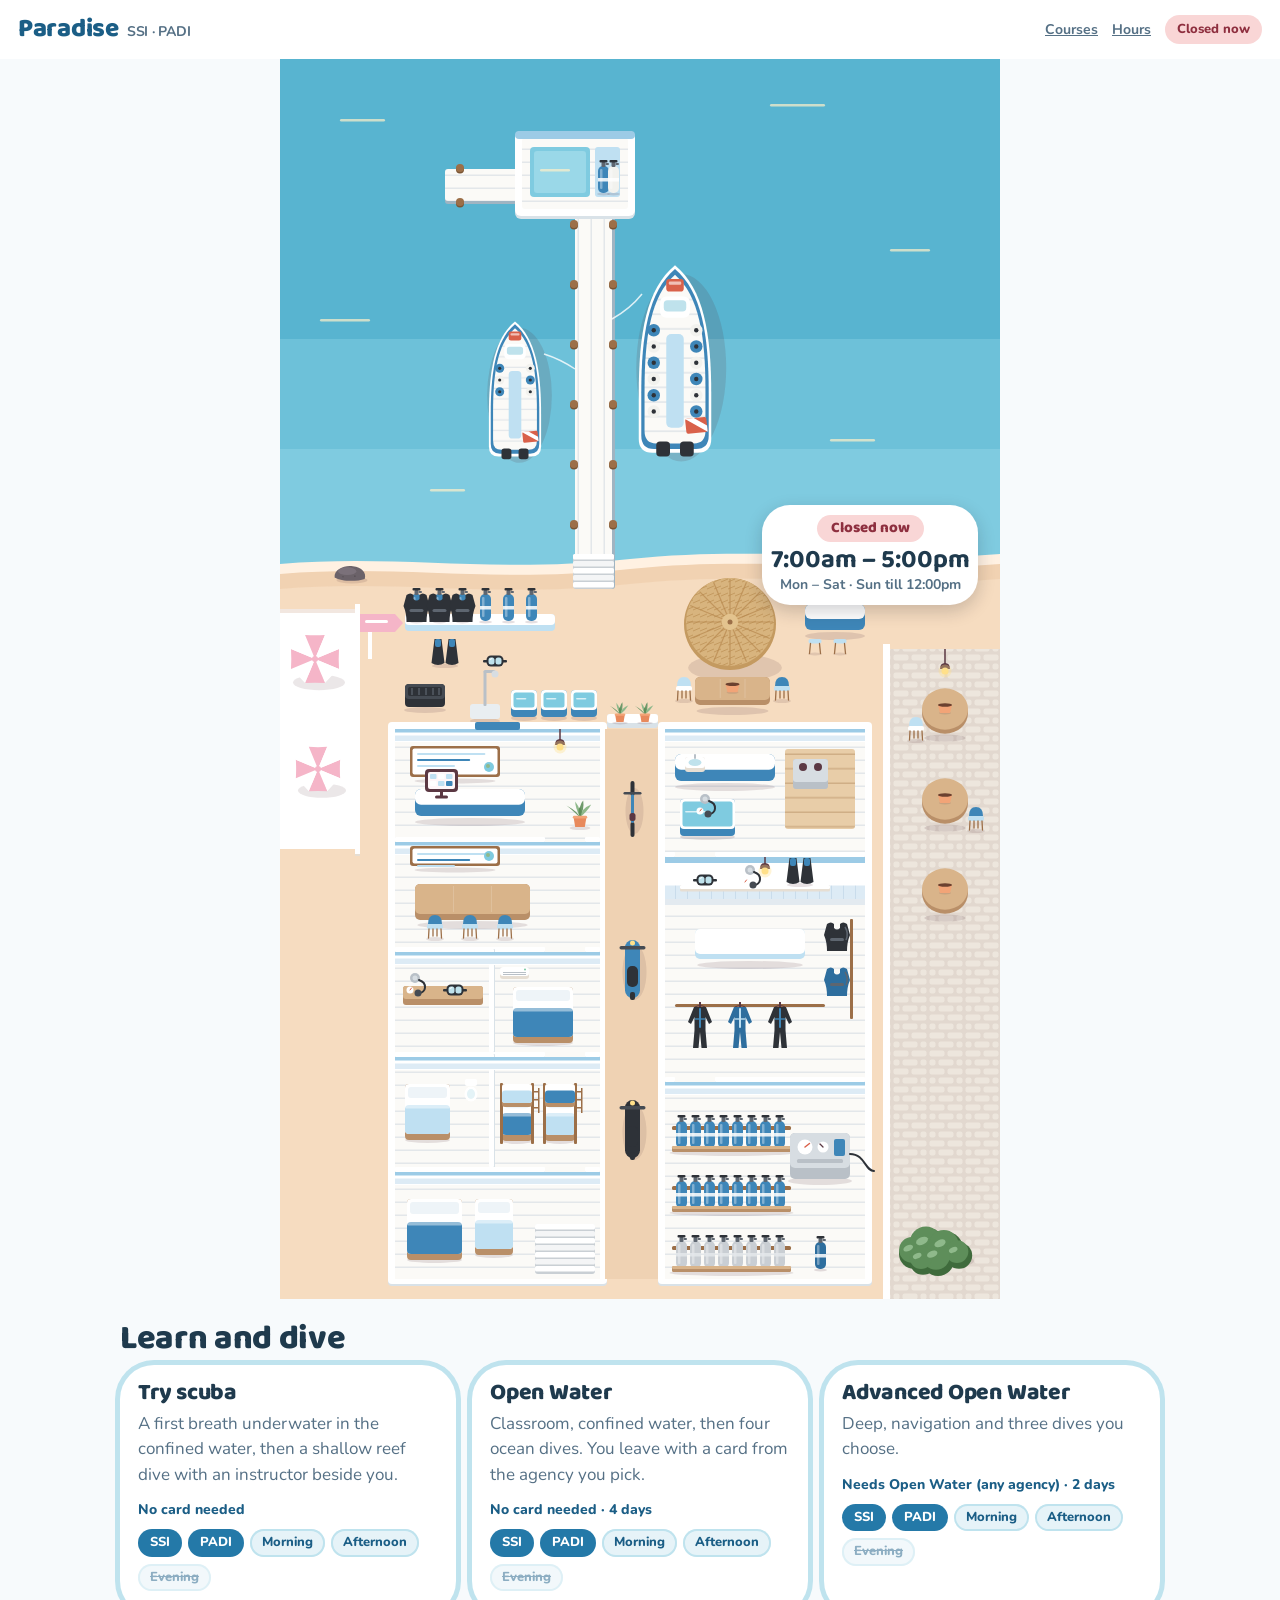
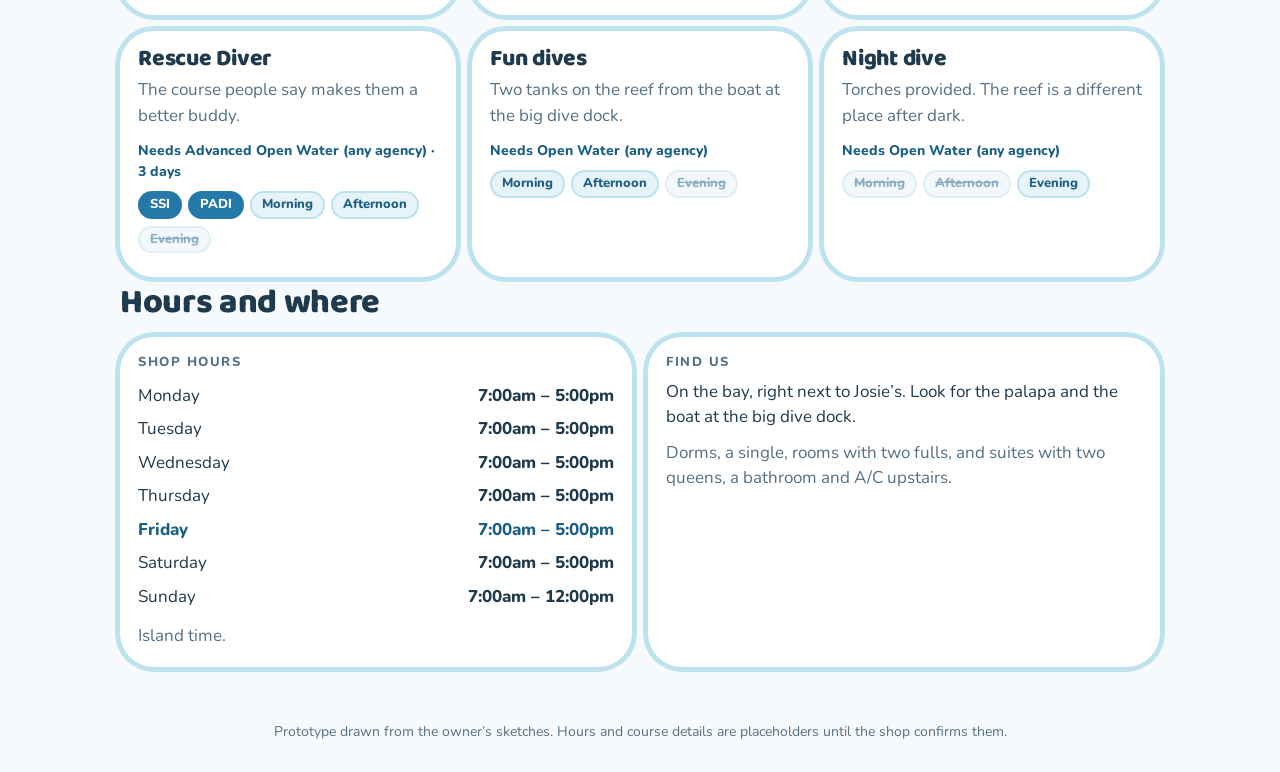
<file: places/paradise/index.html>
<!doctype html>
<html lang="en" data-place="paradise">
<head>
<meta charset="utf-8">
<meta name="viewport" content="width=device-width, initial-scale=1">
<title>Paradise</title>
<meta name="description" content="SSI and PADI dive shop and hostel on the bay in Utila, next to Josie's.">
<link rel="stylesheet" href="../../art/tokens.css">
<style>
  body { margin: 0; font-size: 17px; line-height: 1.5; }
  .top { display: flex; align-items: center; padding: 10px 18px; background: var(--card); }
  .brand { font-family: var(--u-display); font-weight: 800; font-size: 26px; color: var(--accent-deep); flex: 1; letter-spacing: -.01em; }
  .brand small { font-family: var(--u-body); font-size: 14px; color: var(--ink2); font-weight: 700; margin-left: 8px; }
  .top a { color: var(--ink2); font-weight: 700; font-size: 14px; margin-right: 14px; }
  .stage { position: relative; max-width: 720px; margin: 0 auto; }
  .stage svg { display: block; width: 100%; height: auto; }
  .stage .u-sign { position: absolute; right: 3%; top: 36%; width: 30%; min-width: 150px; padding: 10px 6px; box-sizing: border-box; }
  .stage .u-sign b { font-size: clamp(16px, 3.4vw, 26px); }
  .stage .u-sign small { font-size: clamp(11px, 1.8vw, 14px); }
  .stage .u-pill { font-size: clamp(11px, 2vw, 15px); padding: 2px 14px; margin-bottom: 4px; }
  .wrap { max-width: 1040px; margin: 0 auto; padding: 22px 16px 40px; }
  h2 { font-size: 34px; margin: 12px 0 14px; }
  .list { display: flex; flex-wrap: wrap; margin: 0 -8px; }
  .item { box-sizing: border-box; flex: 1 1 300px; margin: 8px; }
  .item h3 { font-size: 23px; }
  .item p { margin: 6px 0 12px; color: var(--ink2); }
  .item .u-chip { margin: 0 6px 6px 0; }
  .needs { font-size: 14px; font-weight: 800; color: var(--accent-deep); margin-bottom: 8px; }
  .info { display: flex; flex-wrap: wrap; margin: 8px -8px 0; }
  .info .u-card { flex: 1 1 300px; margin: 8px; box-sizing: border-box; }
  .hrs { width: 100%; border-collapse: collapse; font-variant-numeric: tabular-nums; }
  .hrs td { padding: 4px 0; } .hrs td:last-child { text-align: right; font-weight: 800; }
  .hrs tr.today td { color: var(--accent-deep); font-weight: 800; }
  footer { text-align: center; color: var(--ink2); font-size: 14px; padding: 6px 16px 30px; }
</style>
</head>
<body>
<div class="top"><span class="brand">Paradise<small>SSI &middot; PADI</small></span><a href="#learn">Courses</a><a href="#where">Hours</a><span class="u-pill" id="open">Open</span></div>

<div class="stage">
  <svg id="scene" viewBox="0 0 1440 2480" role="img" aria-label="Paradise from above: the confined-water pool and action area, the dive boat at the big dive dock, the school and rooms, the courtyard with bikes and Honda Navis, the palapa, restaurant, retail and tank room. Josie's is next door to the west."></svg>
  <div class="u-sign"><span class="u-pill" id="signpill">Open</span><b id="signhrs"></b><small id="signdays"></small></div>
</div>

<div class="wrap">
  <h2 id="learn">Learn and dive</h2>
  <div class="list" id="courses"></div>
  <h2 id="where">Hours and where</h2>
  <div class="info">
    <div class="u-card"><span class="u-kicker">Shop hours</span><table class="hrs" id="hrs"></table><p class="u-muted" style="margin:10px 0 0">Island time.</p></div>
    <div class="u-card"><span class="u-kicker">Find us</span><p style="margin:0 0 10px">On the bay, right next to Josie&rsquo;s. Look for the palapa and the boat at the big dive dock.</p><p class="u-muted" style="margin:0">Dorms, a single, rooms with two fulls, and suites with two queens, a bathroom and A/C upstairs.</p></div>
  </div>
</div>
<footer>Prototype drawn from the owner&rsquo;s sketches. Hours and course details are placeholders until the shop confirms them.</footer>

<script src="../../art/josie.js"></script><script src="../../art/world.js"></script>
<script src="map.js"></script>
<script>
(function () {
  'use strict';
  document.getElementById('scene').innerHTML = UART.paradise.ground({ tanks: { full: 16, empty: 8, filling: 0 } });
  var BN = { m: 'Morning', a: 'Afternoon', e: 'Evening' }, DAYS = ['sun', 'mon', 'tue', 'wed', 'thu', 'fri', 'sat'], LONG = { sun: 'Sunday', mon: 'Monday', tue: 'Tuesday', wed: 'Wednesday', thu: 'Thursday', fri: 'Friday', sat: 'Saturday' };
  function mins(s) { var a = s.split(':'); return +a[0] * 60 + +a[1]; }
  function clock(s) { var a = s.split(':'), h = +a[0]; return (h % 12 || 12) + ':' + a[1] + (h >= 12 ? 'pm' : 'am'); }
  function islandNow() { var d = new Date(Date.now() - 6 * 3600 * 1000); return { day: DAYS[d.getUTCDay()], m: d.getUTCHours() * 60 + d.getUTCMinutes() }; }
  var xhr = new XMLHttpRequest();
  xhr.open('GET', 'place_card.json');
  xhr.onload = function () {
    var card; try { card = JSON.parse(xhr.responseText); } catch (e) { return; }
    var L = card.cert_levels;
    document.getElementById('courses').innerHTML = card.courses.map(function (c) {
      return '<div class="u-card item"><h3>' + c.name + '</h3><p>' + c.blurb + '</p><div class="needs">' + (c.needs === 'none' ? 'No card needed' : 'Needs ' + L[c.needs] + ' (any agency)') + (c.days ? ' &middot; ' + c.days + ' days' : '') + '</div>' +
        (c.agencies[0] === 'any' ? '' : c.agencies.map(function (a) { return '<span class="u-chip on">' + a + '</span>'; }).join('')) +
        ['m', 'a', 'e'].map(function (k) { return '<span class="u-chip ' + (c.blocks.indexOf(k) > -1 ? '' : 'off') + '">' + BN[k] + '</span>'; }).join('') + '</div>';
    }).join('');
    var now = islandNow(), today = card.hours[now.day], open = false, rows = '';
    if (today && today !== 'closed') { var r = today.split('-'); open = now.m >= mins(r[0]) && now.m < mins(r[1]); }
    ['mon', 'tue', 'wed', 'thu', 'fri', 'sat', 'sun'].forEach(function (d) { var v = card.hours[d]; rows += '<tr class="' + (d === now.day ? 'today' : '') + '"><td>' + LONG[d] + '</td><td>' + (v === 'closed' ? 'Closed' : clock(v.split('-')[0]) + ' – ' + clock(v.split('-')[1])) + '</td></tr>'; });
    document.getElementById('hrs').innerHTML = rows;
    ['open', 'signpill'].forEach(function (id) { var el = document.getElementById(id); el.textContent = open ? 'Open now' : 'Closed now'; el.className = 'u-pill' + (open ? '' : ' closed'); });
    document.getElementById('signhrs').textContent = clock(card.hours.mon.split('-')[0]) + ' – ' + clock(card.hours.mon.split('-')[1]);
    document.getElementById('signdays').textContent = 'Mon – Sat · Sun till ' + clock(card.hours.sun.split('-')[1]);
  };
  xhr.send();
})();
</script>
</body>
</html>
</file>
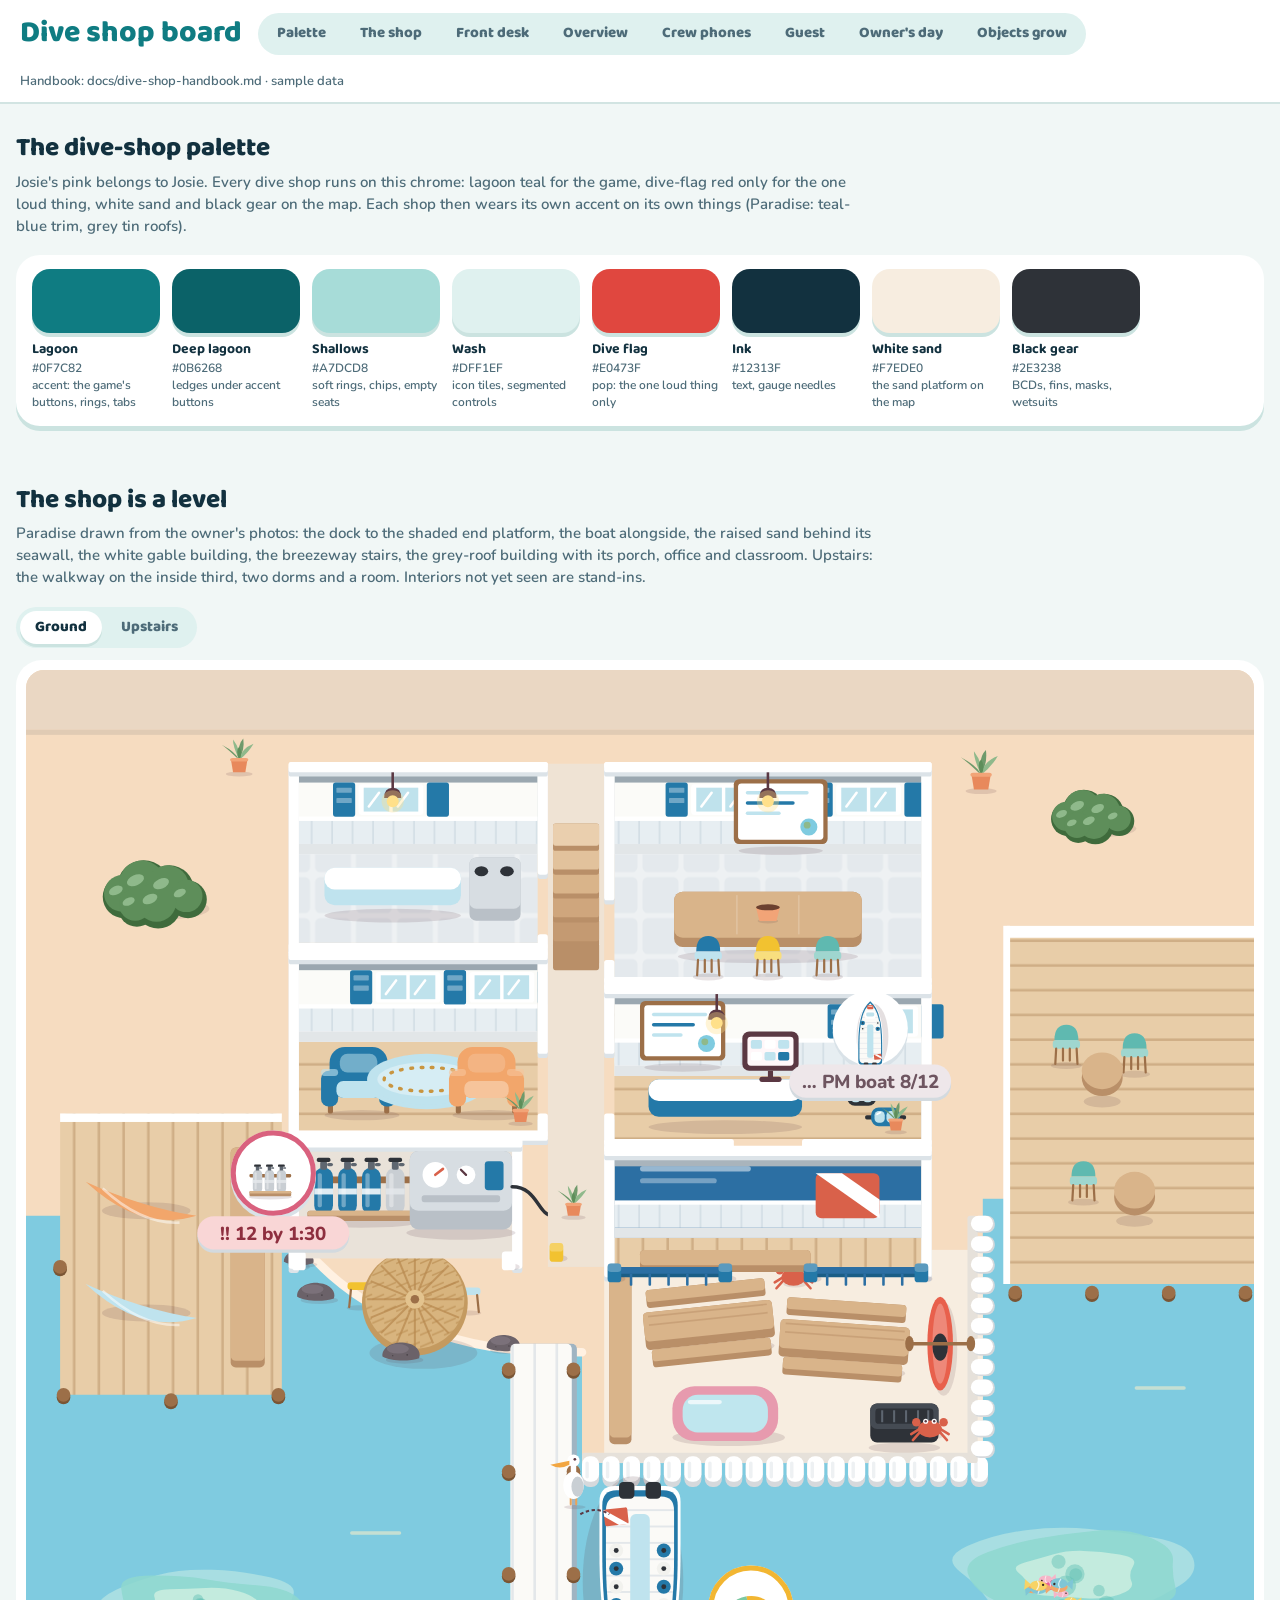
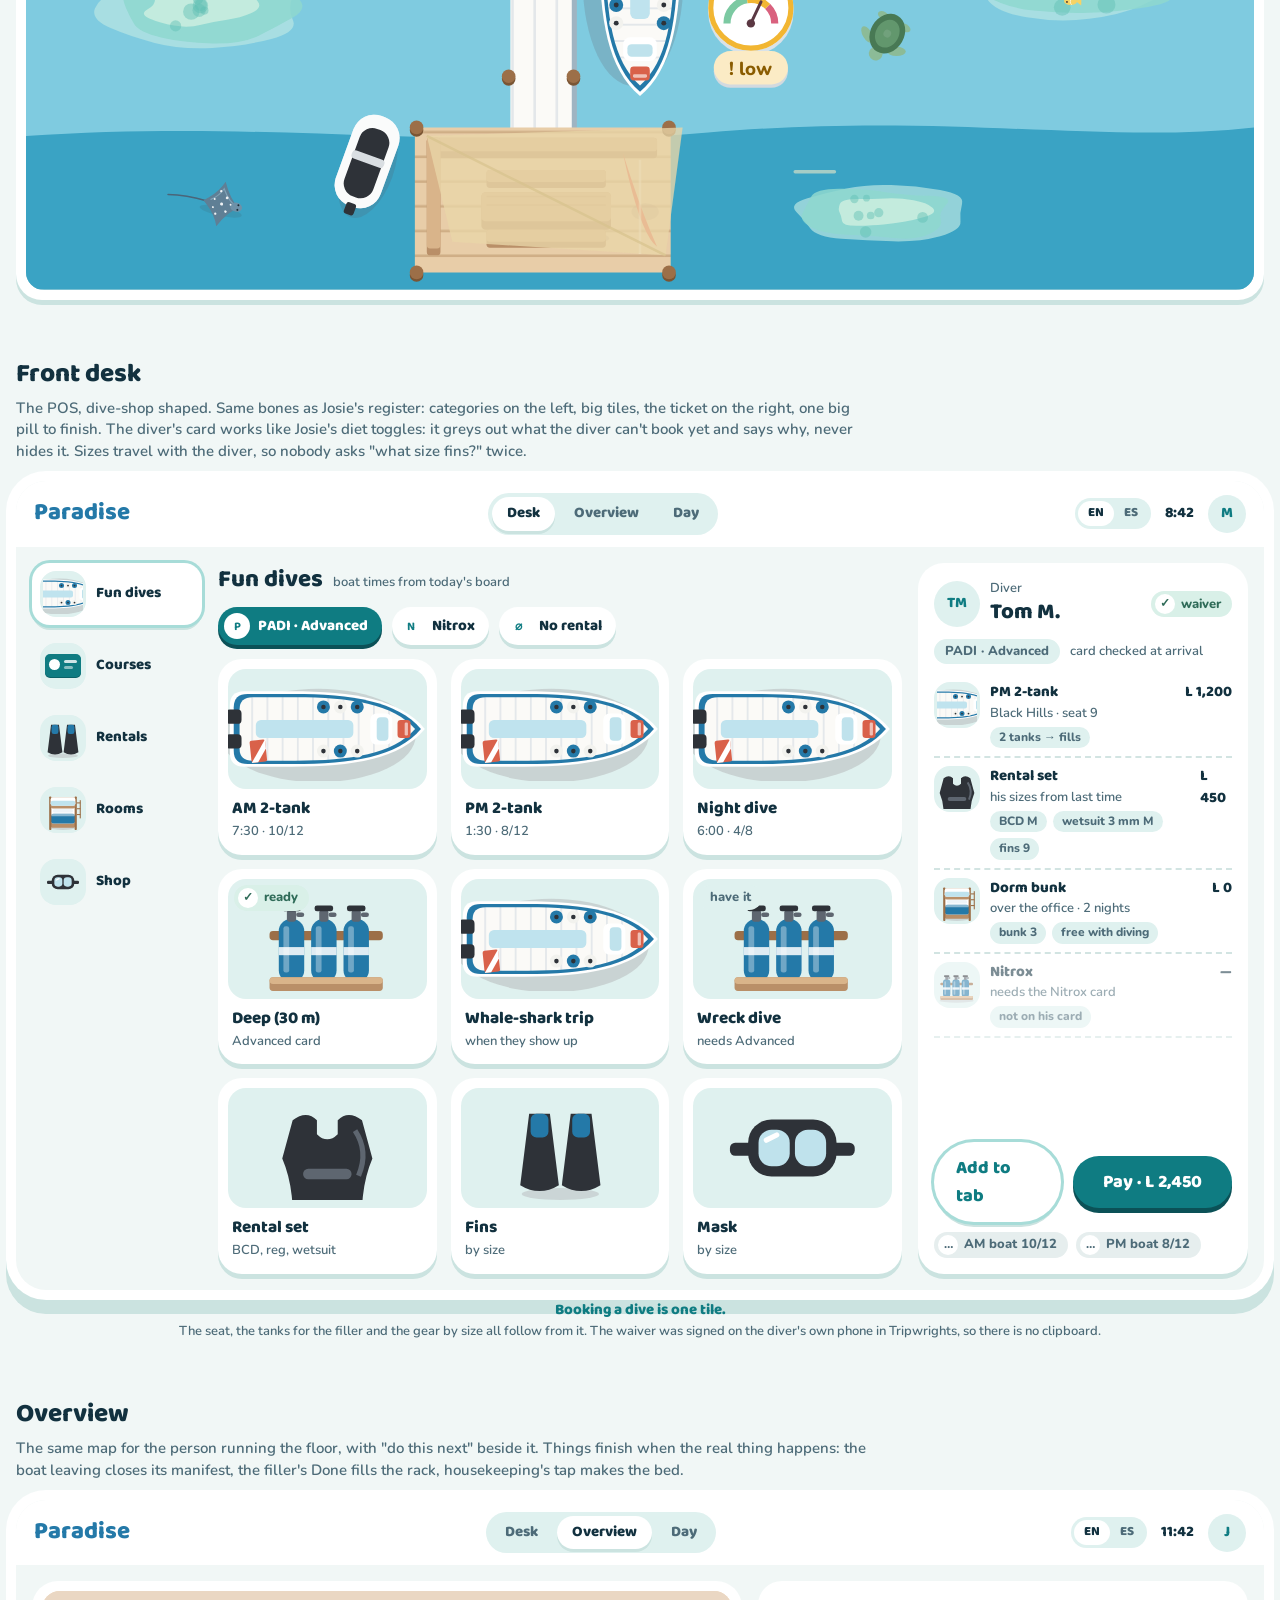
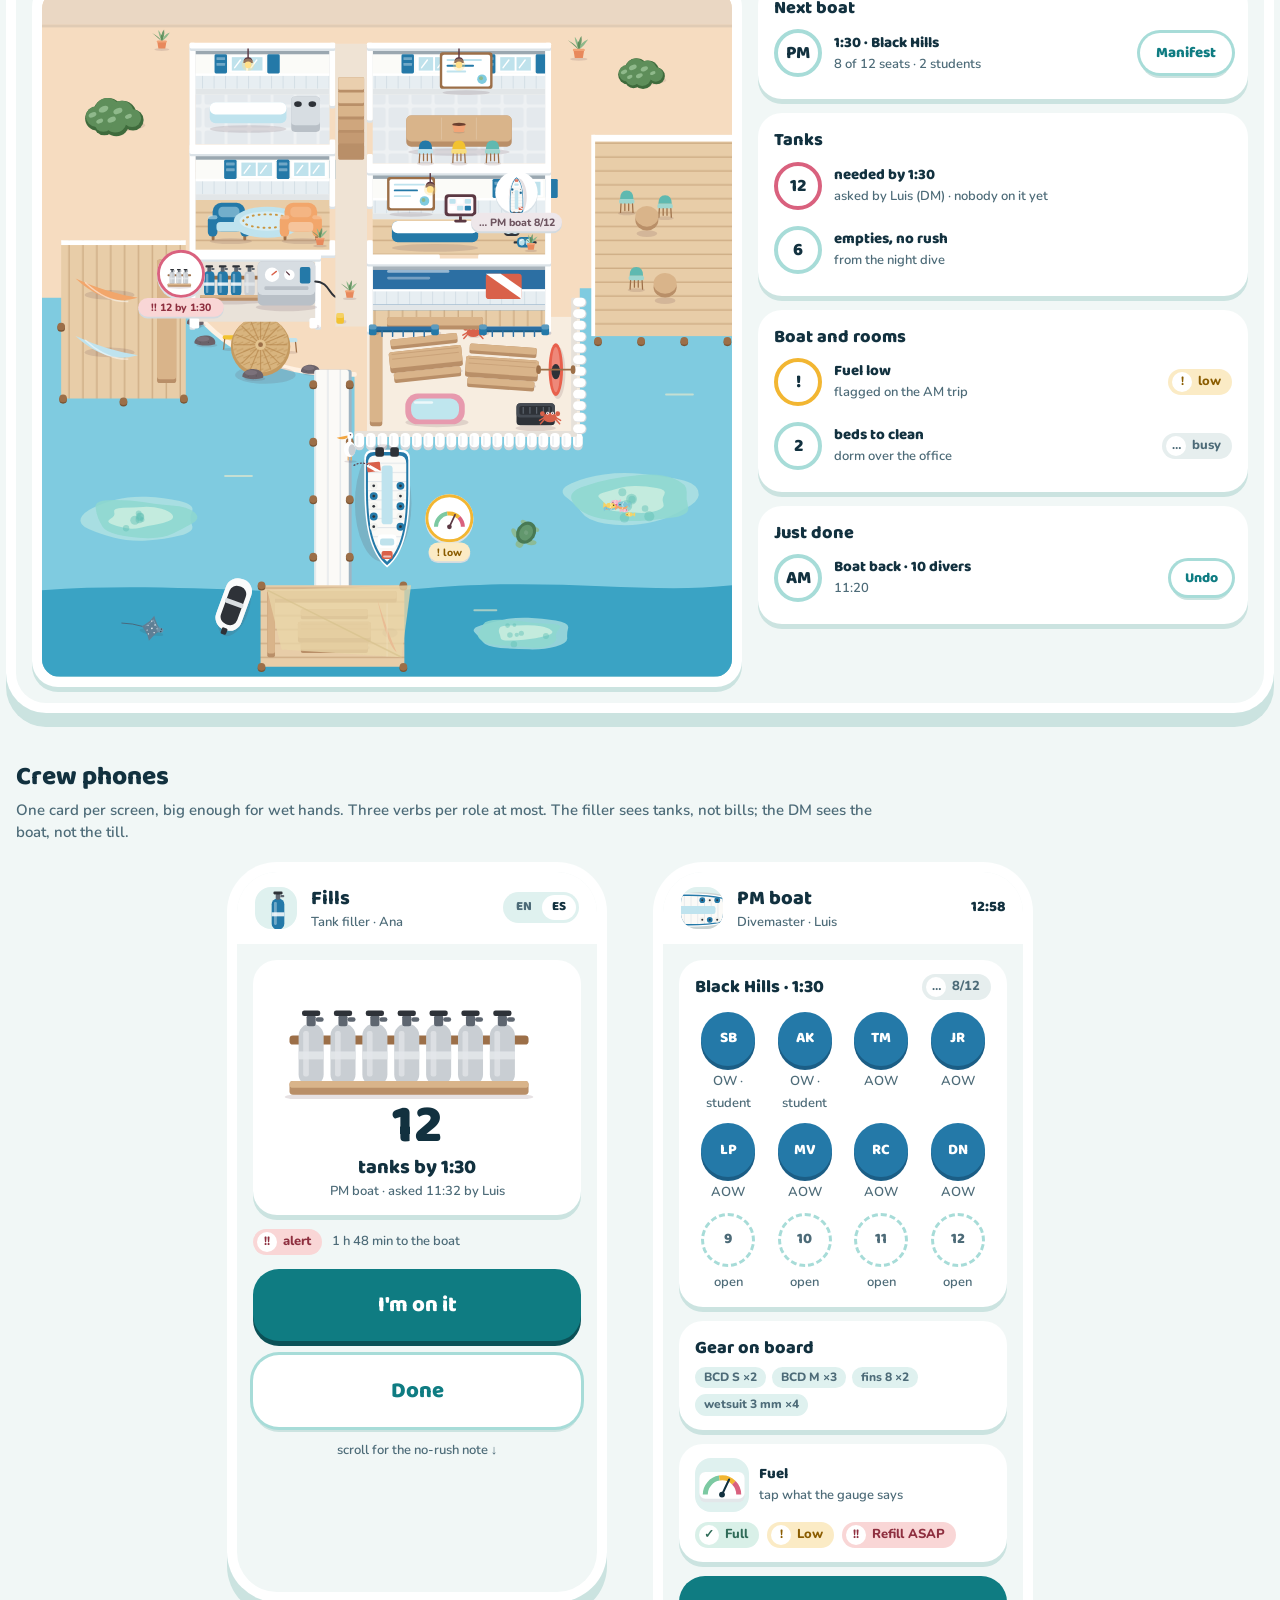
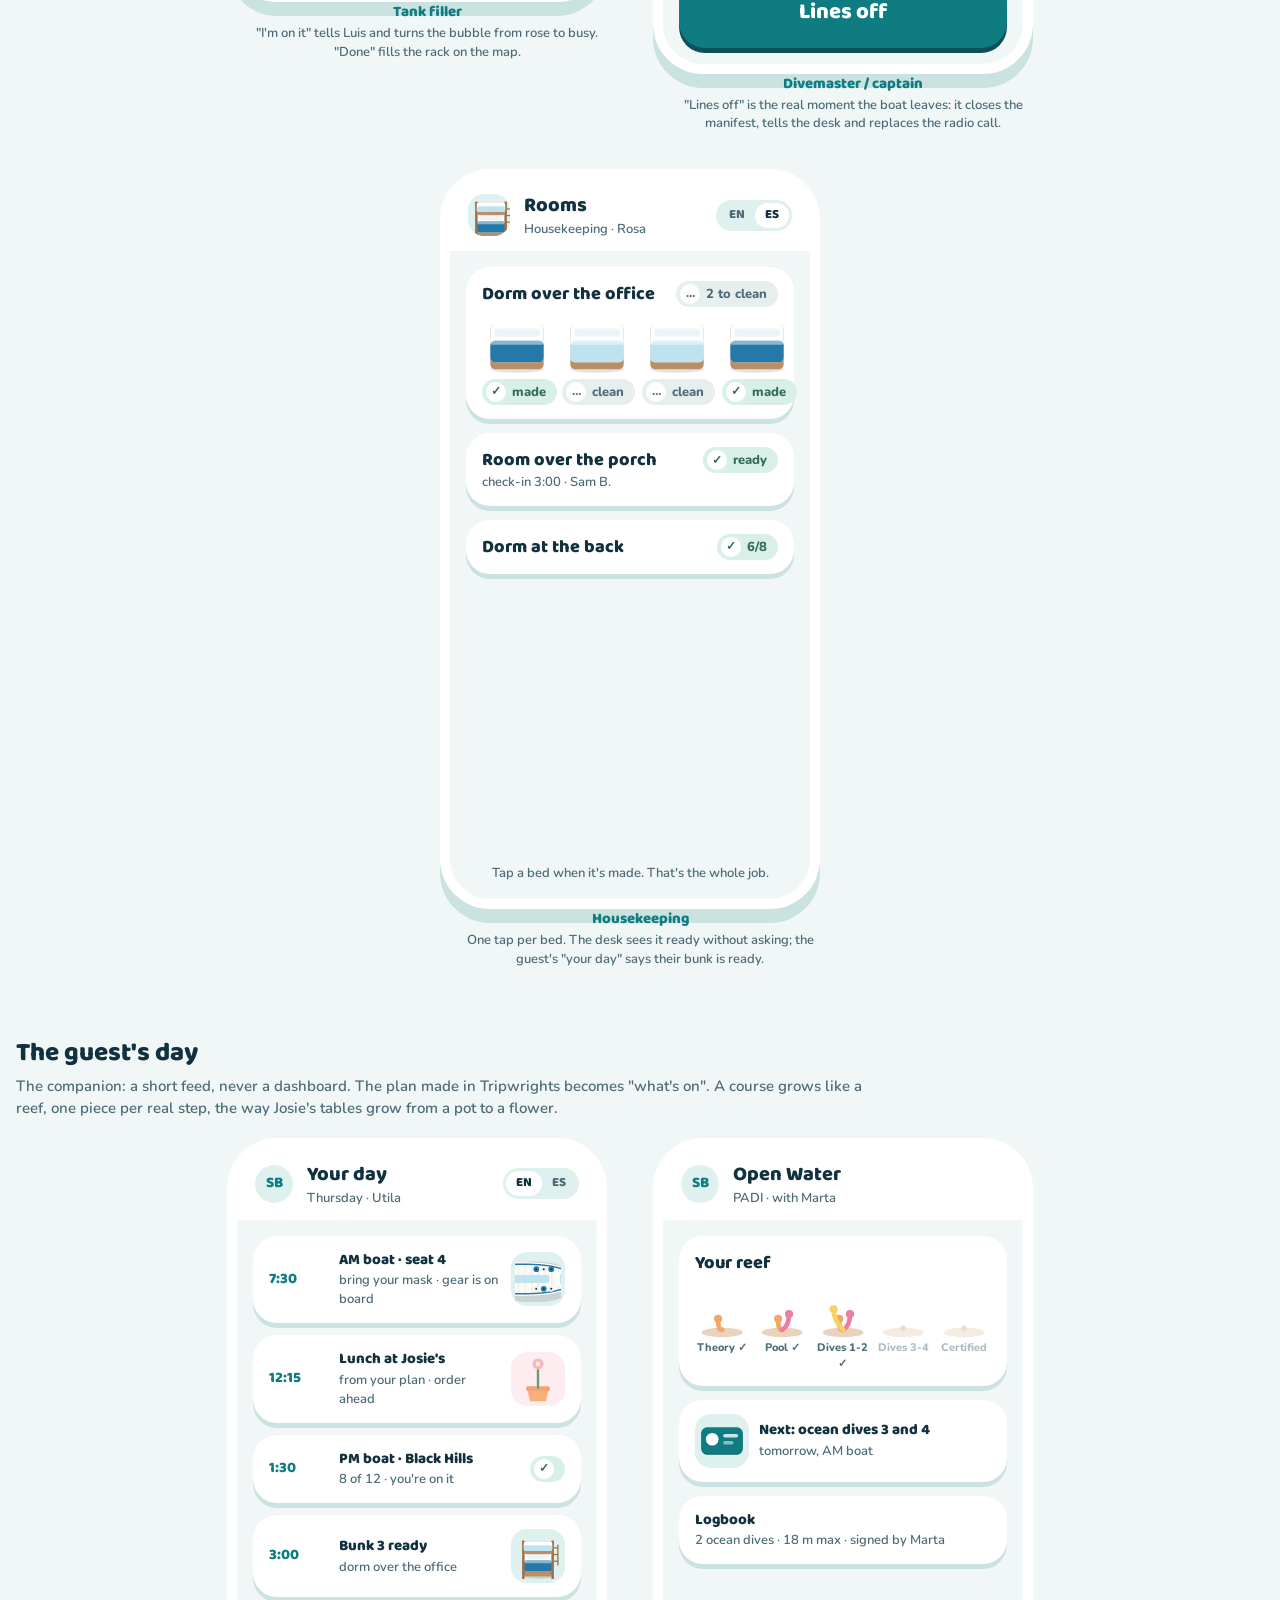
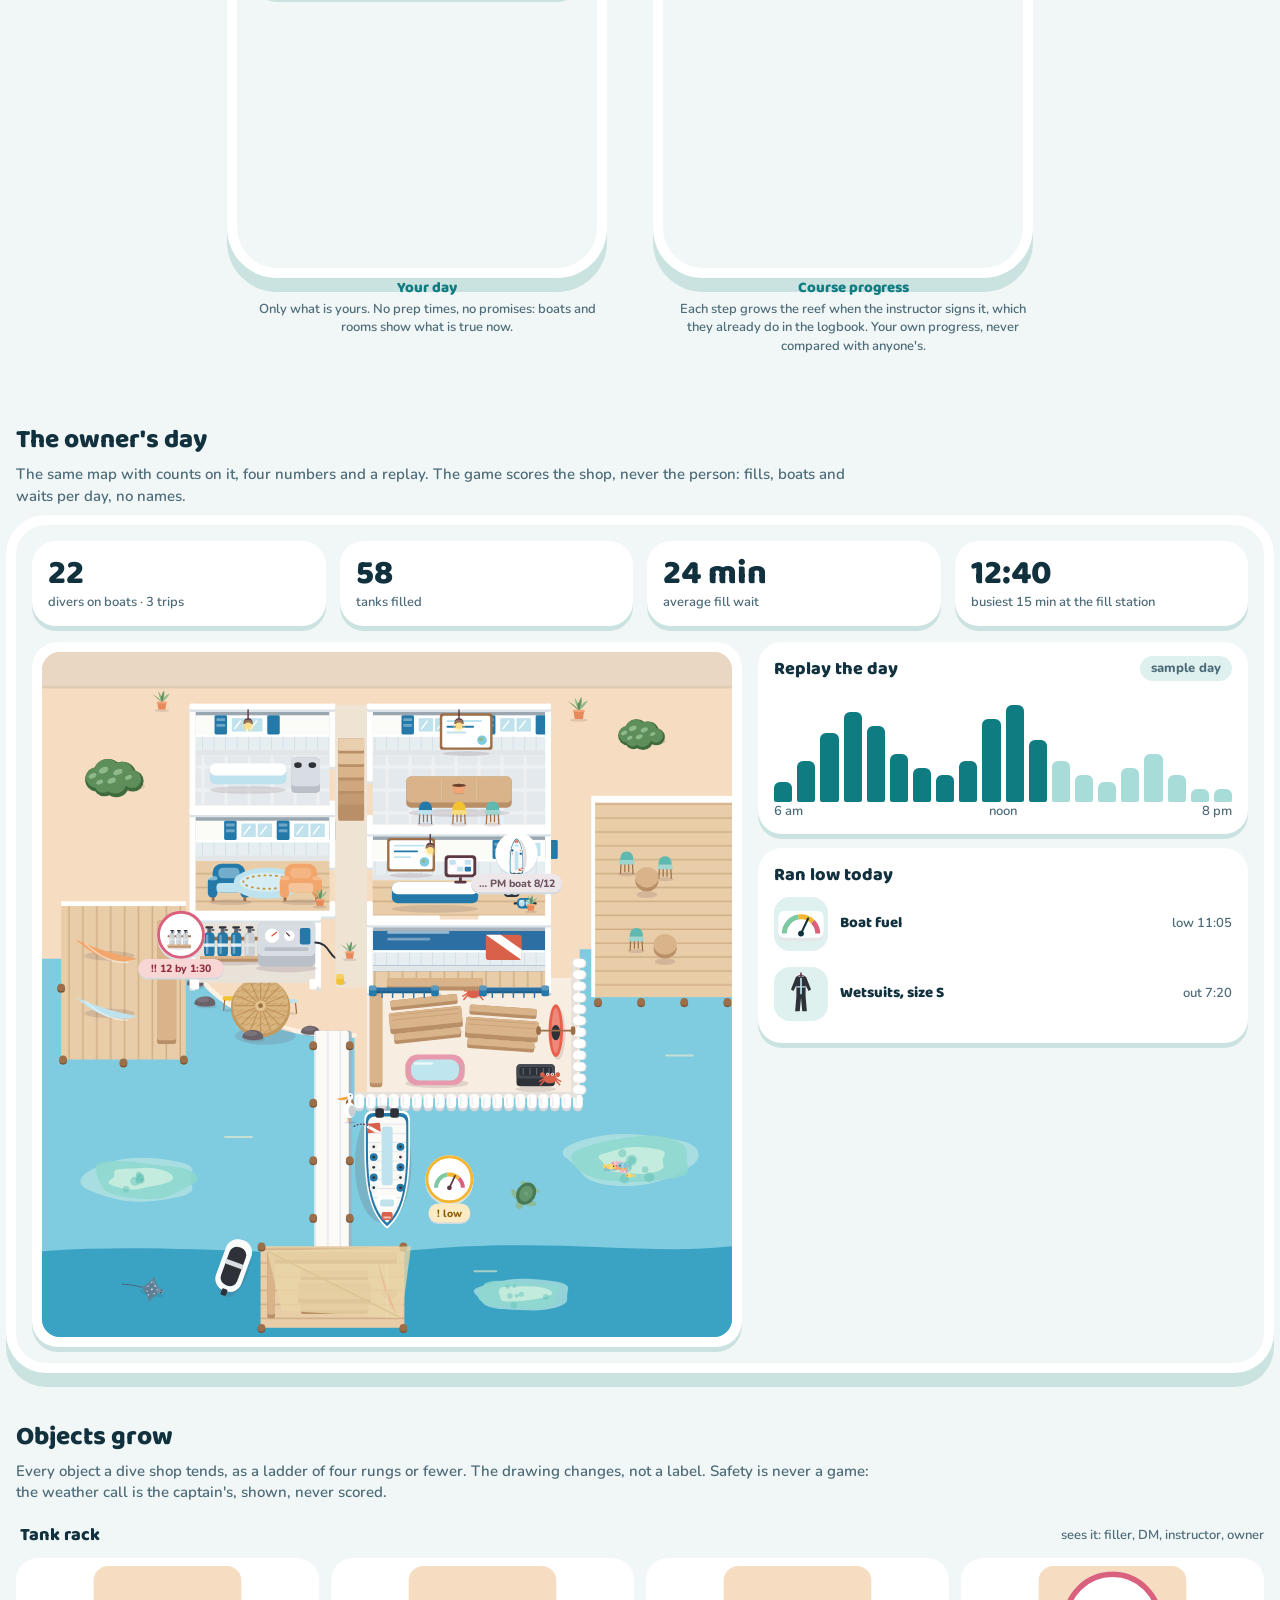
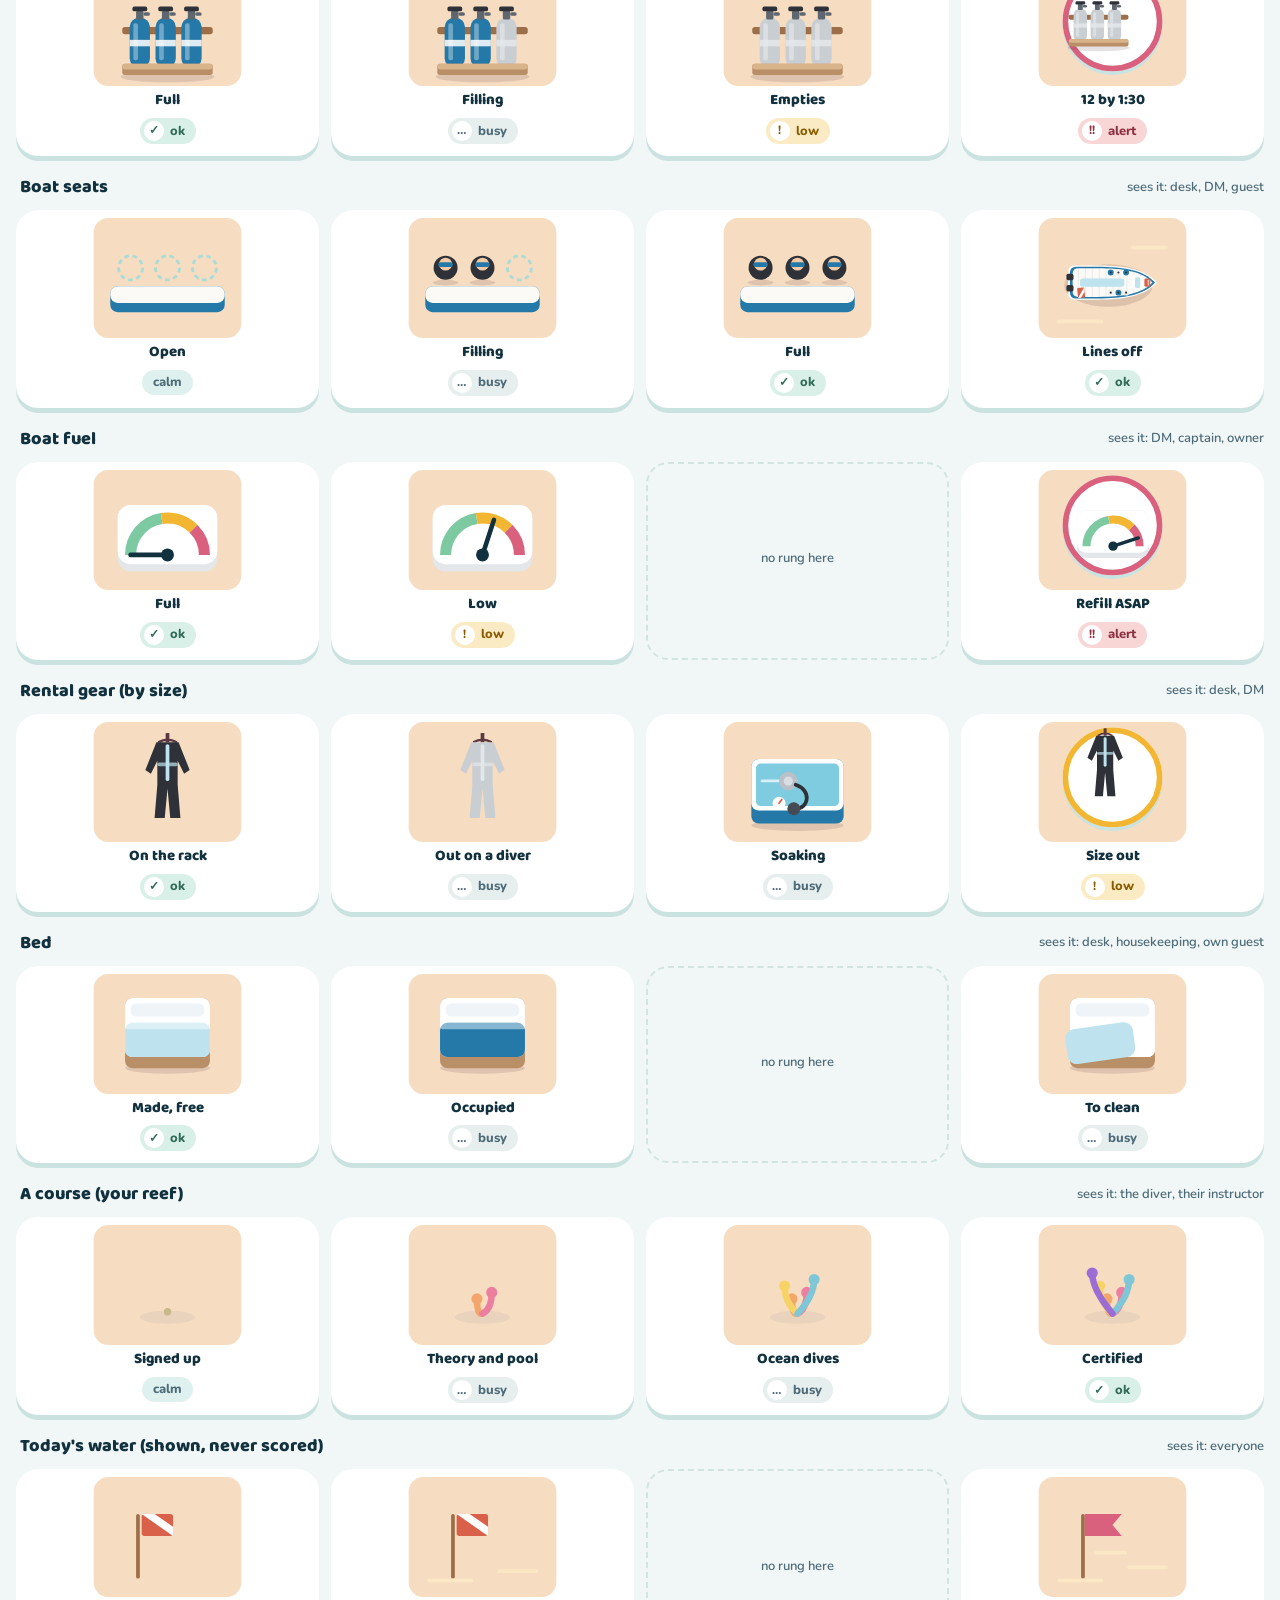
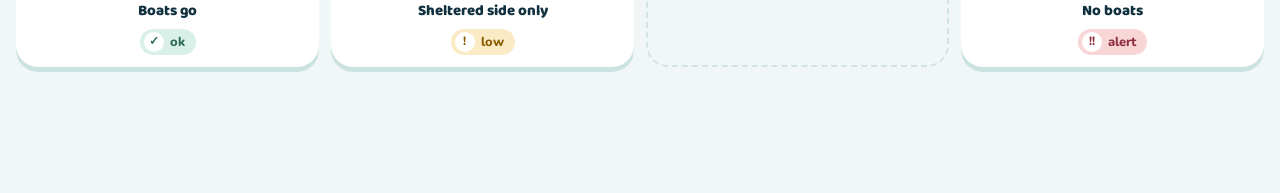
<file: art/dive-board.html>
<!doctype html>
<html lang="en" data-place="dive-shop">
<head>
<meta charset="utf-8">
<meta name="viewport" content="width=device-width, initial-scale=1">
<title>Dive shop board</title>
<!-- The dive-shop game, the way Josie's design boards are the cafe game: every screen a dive shop needs, drawn in the dive-shop
     template palette (art/palettes.json: dive-shop) with Paradise as the example shop. Rules: docs/dive-shop-handbook.md.
     SAMPLE DATA: names, counts, times and sizes on this board are made up to show the screens; nothing here is Paradise's real data. -->
<link rel="stylesheet" href="https://fonts.googleapis.com/css2?family=Baloo+2:wght@600;800&family=Nunito:wght@600;700;800&display=swap">
<style>
  :root {
    --ink: #12313F; --ink2: #4D6B78; --paper: #F1F7F6; --card: #FFFFFF; --accent: #0F7C82; --accent-deep: #0B6268; --edge: #0B5157;
    --soft: #A7DCD8; --wash: #DFF1EF; --pop: #E0473F; --line: #D2E4E2; --ledge: #CBE3E0;
    --shop: #2479A8; --shop-soft: #BFE3EE;
    --ok: #D9F0E8; --ok-ink: #2F6B58; --low: #FBEBC5; --low-ink: #8A5C00; --alert: #F9D6D6; --alert-ink: #8E2F3F; --busy: #E6EEEE; --busy-ink: #4D6B78;
  }
  * { box-sizing: border-box; }
  body { margin: 0; background: var(--paper); color: var(--ink); font: 600 15px/1.45 'Nunito', sans-serif; }
  h1, h2, h3, .b { font-family: 'Baloo 2', 'Nunito', sans-serif; font-weight: 800; margin: 0; }
  h1 { font-size: 30px; color: var(--accent); } h2 { font-size: 26px; margin-bottom: 4px; } h3 { font-size: 18px; }
  header.top { position: sticky; top: 0; z-index: 3; display: flex; align-items: center; gap: 16px; padding: 12px 20px; background: #FFF; box-shadow: 0 2px 0 var(--line); flex-wrap: wrap; }
  .seg { display: flex; gap: 4px; padding: 4px; background: var(--wash); border-radius: 999px; flex-wrap: wrap; }
  .seg a, .seg span { padding: 6px 15px; border-radius: 999px; color: var(--ink2); text-decoration: none; font-family: 'Baloo 2'; font-weight: 800; font-size: 15px; }
  .seg .on { background: #FFF; color: var(--ink); box-shadow: 0 3px 0 var(--ledge); }
  main { max-width: 1320px; margin: 0 auto; padding: 28px 16px 70px; }
  section { margin: 0 0 56px; }
  .sub { color: var(--ink2); margin: 0 0 18px; max-width: 860px; }
  .cap { color: var(--ink2); font-size: 13px; margin: 10px 4px 0; text-align: center; }
  .cap b { color: var(--accent); font-family: 'Baloo 2'; font-weight: 800; font-size: 15px; display: block; }
  svg { display: block; }
  /* device frames */
  .tablet { background: var(--paper); border-radius: 30px; box-shadow: 0 0 0 10px #FFF, 0 14px 0 10px var(--ledge); overflow: hidden; }
  .phone { width: 360px; background: var(--paper); border-radius: 40px; box-shadow: 0 0 0 10px #FFF, 0 14px 0 10px var(--ledge); overflow: hidden; display: flex; flex-direction: column; min-height: 720px; }
  .phones { display: flex; gap: 46px; flex-wrap: wrap; justify-content: center; padding: 10px; }
  .phones > div { width: 380px; }
  .appbar { display: flex; align-items: center; gap: 14px; padding: 12px 18px; background: #FFF; }
  .shop { font-family: 'Baloo 2'; font-weight: 800; font-size: 24px; color: var(--shop); }
  .grow { flex: 1; }
  .avatar { width: 38px; height: 38px; border-radius: 50%; background: var(--wash); color: var(--accent); display: grid; place-items: center; font-family: 'Baloo 2'; font-weight: 800; }
  .lang { display: flex; background: var(--wash); border-radius: 999px; padding: 3px; font-family: 'Baloo 2'; font-weight: 800; font-size: 13px; }
  .lang span { padding: 3px 10px; border-radius: 999px; color: var(--ink2); } .lang .on { background: #FFF; color: var(--ink); }
  .card { background: #FFF; border-radius: 24px; box-shadow: 0 5px 0 var(--ledge); padding: 14px 16px; }
  .pill { display: inline-flex; align-items: center; gap: 6px; padding: 3px 11px 3px 4px; border-radius: 999px; font-weight: 800; font-size: 13px; white-space: nowrap; }
  .pill i { width: 20px; height: 20px; border-radius: 50%; background: #FFF; display: grid; place-items: center; font-style: normal; font-size: 12px; }
  .ok { background: var(--ok); color: var(--ok-ink); } .low { background: var(--low); color: var(--low-ink); } .alert { background: var(--alert); color: var(--alert-ink); } .busy { background: var(--busy); color: var(--busy-ink); }
  .plain { background: var(--wash); color: var(--ink2); padding: 3px 11px; }
  .btn { display: inline-flex; align-items: center; justify-content: center; gap: 8px; border: 0; border-radius: 999px; padding: 12px 22px; font: 800 18px 'Baloo 2', sans-serif; color: #FFF; background: var(--accent); box-shadow: 0 5px 0 var(--edge); cursor: pointer; }
  .btn.ghost { background: #FFF; color: var(--accent); box-shadow: 0 0 0 3px var(--soft), 0 5px 0 var(--ledge); }
  .btn.big { width: 100%; padding: 18px; font-size: 22px; border-radius: 26px; }
  .btn.red { background: var(--pop); box-shadow: 0 5px 0 #A9302A; }
  .row { display: flex; align-items: center; gap: 10px; }
  .muted { color: var(--ink2); font-size: 13px; }
  .ico { width: 54px; height: 54px; border-radius: 16px; background: var(--wash); display: grid; place-items: center; flex: none; overflow: hidden; }
  .ico svg { width: 46px; height: 46px; }
  /* POS */
  .pos { display: grid; grid-template-columns: 170px 1fr 330px; gap: 16px; padding: 16px; min-height: 640px; }
  .rail { display: grid; gap: 10px; align-content: start; }
  .rail div { display: flex; align-items: center; gap: 10px; padding: 8px; border-radius: 18px; font-family: 'Baloo 2'; font-weight: 800; font-size: 15px; line-height: 1.1; }
  .rail .on { background: #FFF; box-shadow: 0 0 0 3px var(--soft), 0 5px 0 var(--ledge); }
  .rail .ico { width: 46px; height: 46px; } .rail .ico svg { width: 40px; height: 40px; }
  .tiles { display: grid; grid-template-columns: repeat(3, 1fr); gap: 14px; align-content: start; }
  .tile { background: #FFF; border-radius: 24px; box-shadow: 0 5px 0 var(--ledge); padding: 10px 10px 14px; position: relative; }
  .tile .art { height: 120px; border-radius: 18px; background: var(--wash); display: grid; place-items: center; }
  .tile .art svg { height: 104px; width: 100%; }
  .tile h3 { font-size: 17px; margin: 8px 4px 0; } .tile .muted { margin: 0 4px; }
  .tile .tag { position: absolute; top: 16px; left: 16px; }
  .tile.dim .art { opacity: .55; }
  .ticket { background: #FFF; border-radius: 26px; box-shadow: 0 5px 0 var(--ledge); padding: 16px; display: flex; flex-direction: column; gap: 10px; }
  .line { display: flex; align-items: flex-start; gap: 10px; padding: 8px 0; border-bottom: 2px dashed var(--line); }
  .line .ico { width: 46px; height: 46px; } .line .ico svg { width: 40px; height: 40px; }
  .chips { display: flex; gap: 6px; flex-wrap: wrap; margin-top: 4px; }
  .chip { display: inline-flex; align-items: center; gap: 4px; background: var(--wash); border-radius: 999px; padding: 2px 9px; font-weight: 800; font-size: 12px; color: var(--ink2); }
  .price { margin-left: auto; font-family: 'Baloo 2'; font-weight: 800; }
  .filters { display: flex; gap: 10px; margin: 6px 0 14px; flex-wrap: wrap; }
  .filters .f { display: flex; align-items: center; gap: 8px; background: #FFF; border-radius: 999px; padding: 6px 14px 6px 6px; font-family: 'Baloo 2'; font-weight: 800; box-shadow: 0 4px 0 var(--ledge); }
  .filters .f.on { background: var(--accent); color: #FFF; box-shadow: 0 4px 0 var(--edge); }
  .filters .f b { width: 26px; height: 26px; border-radius: 50%; background: #FFF; color: var(--accent); display: grid; place-items: center; font-size: 12px; }
  /* overview */
  .ov { display: grid; grid-template-columns: 1.45fr 1fr; gap: 16px; padding: 16px; }
  .mapcard { background: #FFF; border-radius: 26px; padding: 10px; box-shadow: 0 5px 0 var(--ledge); }
  .mapcard svg { width: 100%; height: auto; border-radius: 18px; }
  .list { display: grid; gap: 14px; align-content: start; }
  .item { display: flex; align-items: center; gap: 12px; padding: 8px 0; }
  .ring { width: 48px; height: 48px; border-radius: 50%; border: 4px solid var(--soft); display: grid; place-items: center; font-family: 'Baloo 2'; font-weight: 800; font-size: 18px; flex: none; }
  .ring.loud { border-color: #D9617E; } .ring.amber { border-color: #F2B632; }
  /* phones */
  .pbody { padding: 16px; display: flex; flex-direction: column; gap: 14px; flex: 1; }
  .hero { text-align: center; }
  .hero .num { font-family: 'Baloo 2'; font-weight: 800; font-size: 54px; line-height: 1; }
  .seats { display: grid; grid-template-columns: repeat(4, 1fr); gap: 10px; }
  .seat { text-align: center; }
  .seat .dot { width: 54px; height: 54px; border-radius: 50%; margin: 0 auto 4px; display: grid; place-items: center; font-family: 'Baloo 2'; font-weight: 800; color: #FFF; background: var(--shop); box-shadow: 0 4px 0 #1B5E86; }
  .seat .dot.empty { background: transparent; border: 3px dashed var(--soft); box-shadow: none; color: var(--ink2); }
  .feed { display: grid; gap: 12px; }
  .feed .card { display: flex; gap: 12px; align-items: center; }
  .time { font-family: 'Baloo 2'; font-weight: 800; color: var(--accent); min-width: 58px; }
  .coral { display: grid; grid-template-columns: repeat(5, 1fr); gap: 6px; text-align: center; font-size: 11px; color: var(--ink2); font-weight: 800; }
  .coral svg { width: 100%; height: 56px; }
  .stats { display: grid; grid-template-columns: repeat(4, 1fr); gap: 14px; }
  .stat .num { font-family: 'Baloo 2'; font-weight: 800; font-size: 34px; line-height: 1.1; }
  .bars { display: flex; align-items: flex-end; gap: 5px; height: 110px; margin-top: 10px; }
  .bars i { flex: 1; background: var(--accent); border-radius: 6px 6px 2px 2px; display: block; }
  .bars i.later { background: var(--soft); }
  .ladder { display: grid; grid-template-columns: repeat(4, 1fr); gap: 12px; }
  .rung { background: #FFF; border-radius: 22px; box-shadow: 0 5px 0 var(--ledge); padding: 8px 8px 12px; text-align: center; }
  .rung svg { width: 100%; height: 120px; }
  .rung .b { font-size: 15px; margin: 4px 0 6px; }
  .rung.none { background: transparent; box-shadow: none; border: 2px dashed var(--line); display: grid; place-items: center; color: var(--ink2); font-size: 13px; }
  .swatches { display: flex; gap: 12px; flex-wrap: wrap; }
  .sw { width: 128px; } .sw i { display: block; height: 64px; border-radius: 18px; box-shadow: 0 4px 0 var(--ledge); }
  .sw div { font-size: 12px; color: var(--ink2); margin-top: 6px; } .sw b { font-family: 'Baloo 2'; color: var(--ink); font-size: 14px; display: block; }
  .pulse { animation: pulse 1.6s ease-in-out infinite; } @keyframes pulse { 0%, 100% { opacity: 1; } 50% { opacity: .35; } }
  @media (prefers-reduced-motion: reduce) { .pulse { animation: none; } }
  @media (max-width: 1100px) { .pos { grid-template-columns: 1fr; } .ov { grid-template-columns: 1fr; } .tiles { grid-template-columns: repeat(2, 1fr); } }
</style>
</head>
<body>
<header class="top">
  <h1>Dive shop board</h1>
  <nav class="seg"><a href="#palette">Palette</a><a href="#map">The shop</a><a href="#desk">Front desk</a><a href="#overview">Overview</a><a href="#crew">Crew phones</a><a href="#guest">Guest</a><a href="#day">Owner's day</a><a href="#ladders">Objects grow</a></nav>
  <span class="muted">Handbook: docs/dive-shop-handbook.md · sample data</span>
</header>
<main>

<section id="palette">
  <h2>The dive-shop palette</h2>
  <p class="sub">Josie's pink belongs to Josie. Every dive shop runs on this chrome: lagoon teal for the game, dive-flag red only for the one loud thing, white sand and black gear on the map. Each shop then wears its own accent on its own things (Paradise: teal-blue trim, grey tin roofs).</p>
  <div class="card"><div class="swatches" id="sw"></div></div>
</section>

<section id="map">
  <h2>The shop is a level</h2>
  <p class="sub">Paradise drawn from the owner's photos: the dock to the shaded end platform, the boat alongside, the raised sand behind its seawall, the white gable building, the breezeway stairs, the grey-roof building with its porch, office and classroom. Upstairs: the walkway on the inside third, two dorms and a room. Interiors not yet seen are stand-ins.</p>
  <div class="row" style="margin-bottom:12px"><div class="seg" id="floors"><span class="on" data-f="ground">Ground</span><span data-f="upstairs">Upstairs</span></div></div>
  <div class="mapcard" id="level"></div>
</section>

<section id="desk">
  <h2>Front desk</h2>
  <p class="sub">The POS, dive-shop shaped. Same bones as Josie's register: categories on the left, big tiles, the ticket on the right, one big pill to finish. The diver's card works like Josie's diet toggles: it greys out what the diver can't book yet and says why, never hides it. Sizes travel with the diver, so nobody asks "what size fins?" twice.</p>
  <div class="tablet">
    <div class="appbar"><span class="shop">Paradise</span><span class="grow"></span><div class="seg"><span class="on">Desk</span><span>Overview</span><span>Day</span></div><span class="grow"></span><div class="lang"><span class="on">EN</span><span>ES</span></div><span class="b">8:42</span><span class="avatar">M</span></div>
    <div class="pos">
      <div class="rail" id="rail"></div>
      <div>
        <div class="row"><h2 style="font-size:24px">Fun dives</h2><span class="muted">boat times from today's board</span></div>
        <div class="filters"><span class="f on"><b>P</b>PADI · Advanced</span><span class="f"><b>N</b>Nitrox</span><span class="f"><b>⌀</b>No rental</span></div>
        <div class="tiles" id="tiles"></div>
      </div>
      <div class="ticket">
        <div class="row"><span class="avatar" style="width:46px;height:46px">TM</span><div><div class="muted">Diver</div><div class="b" style="font-size:22px">Tom M.</div></div><span class="grow"></span><span class="pill ok"><i>✓</i>waiver</span></div>
        <div class="row"><span class="pill plain">PADI · Advanced</span><span class="muted">card checked at arrival</span></div>
        <div id="ticket"></div>
        <div class="row" style="gap:12px;margin-top:auto"><span class="btn ghost" style="flex:1">Add to tab</span><span class="btn" style="flex:1.4">Pay · L 2,450</span></div>
        <div class="row" style="gap:8px"><span class="pill busy"><i>…</i>AM boat 10/12</span><span class="pill busy"><i>…</i>PM boat 8/12</span></div>
      </div>
    </div>
  </div>
  <p class="cap"><b>Booking a dive is one tile.</b>The seat, the tanks for the filler and the gear by size all follow from it. The waiver was signed on the diver's own phone in Tripwrights, so there is no clipboard.</p>
</section>

<section id="overview">
  <h2>Overview</h2>
  <p class="sub">The same map for the person running the floor, with "do this next" beside it. Things finish when the real thing happens: the boat leaving closes its manifest, the filler's Done fills the rack, housekeeping's tap makes the bed.</p>
  <div class="tablet">
    <div class="appbar"><span class="shop">Paradise</span><span class="grow"></span><div class="seg"><span>Desk</span><span class="on">Overview</span><span>Day</span></div><span class="grow"></span><div class="lang"><span class="on">EN</span><span>ES</span></div><span class="b">11:42</span><span class="avatar">J</span></div>
    <div class="ov">
      <div class="mapcard" id="ovmap"></div>
      <div class="list">
        <div class="card"><h3>Next boat</h3>
          <div class="item"><span class="ring">PM</span><div class="grow"><div class="b">1:30 · Black Hills</div><div class="muted">8 of 12 seats · 2 students</div></div><span class="btn ghost" style="padding:8px 16px;font-size:15px">Manifest</span></div></div>
        <div class="card"><h3>Tanks</h3>
          <div class="item"><span class="ring loud pulse">12</span><div class="grow"><div class="b">needed by 1:30</div><div class="muted">asked by Luis (DM) · nobody on it yet</div></div></div>
          <div class="item"><span class="ring">6</span><div class="grow"><div class="b">empties, no rush</div><div class="muted">from the night dive</div></div></div></div>
        <div class="card"><h3>Boat and rooms</h3>
          <div class="item"><span class="ring amber">!</span><div class="grow"><div class="b">Fuel low</div><div class="muted">flagged on the AM trip</div></div><span class="pill low"><i>!</i>low</span></div>
          <div class="item"><span class="ring">2</span><div class="grow"><div class="b">beds to clean</div><div class="muted">dorm over the office</div></div><span class="pill busy"><i>…</i>busy</span></div></div>
        <div class="card"><h3>Just done</h3>
          <div class="item"><span class="ring">AM</span><div class="grow"><div class="b">Boat back · 10 divers</div><div class="muted">11:20</div></div><span class="btn ghost" style="padding:6px 14px;font-size:14px">Undo</span></div></div>
      </div>
    </div>
  </div>
</section>

<section id="crew">
  <h2>Crew phones</h2>
  <p class="sub">One card per screen, big enough for wet hands. Three verbs per role at most. The filler sees tanks, not bills; the DM sees the boat, not the till.</p>
  <div class="phones">
    <div><div class="phone">
      <div class="appbar"><span class="ico" style="width:42px;height:42px" id="i-tank1"></span><div><div class="b" style="font-size:20px">Fills</div><div class="muted">Tank filler · Ana</div></div><span class="grow"></span><div class="lang"><span>EN</span><span class="on">ES</span></div></div>
      <div class="pbody">
        <div class="card hero"><div id="filler-art"></div><div class="num">12</div><div class="b" style="font-size:20px">tanks by 1:30</div><div class="muted">PM boat · asked 11:32 by Luis</div></div>
        <div class="row"><span class="pill alert"><i>!!</i>alert</span><span class="muted">1 h 48 min to the boat</span></div>
        <span class="btn big">I'm on it</span>
        <span class="btn big ghost">Done</span>
        <div class="muted" style="text-align:center">scroll for the no-rush note ↓</div>
      </div></div><p class="cap"><b>Tank filler</b>"I'm on it" tells Luis and turns the bubble from rose to busy. "Done" fills the rack on the map.</p></div>
    <div><div class="phone">
      <div class="appbar"><span class="ico" style="width:42px;height:42px" id="i-boat1"></span><div><div class="b" style="font-size:20px">PM boat</div><div class="muted">Divemaster · Luis</div></div><span class="grow"></span><span class="b">12:58</span></div>
      <div class="pbody">
        <div class="card"><div class="row"><h3>Black Hills · 1:30</h3><span class="grow"></span><span class="pill busy"><i>…</i>8/12</span></div>
          <div class="seats" id="seats" style="margin-top:12px"></div></div>
        <div class="card"><h3>Gear on board</h3><div class="chips" style="margin-top:6px"><span class="chip">BCD S ×2</span><span class="chip">BCD M ×3</span><span class="chip">fins 8 ×2</span><span class="chip">wetsuit 3 mm ×4</span></div></div>
        <div class="card"><div class="row"><span class="ico" id="i-fuel"></span><div class="grow"><div class="b">Fuel</div><div class="muted">tap what the gauge says</div></div></div>
          <div class="row" style="gap:8px;margin-top:10px"><span class="pill ok"><i>✓</i>Full</span><span class="pill low"><i>!</i>Low</span><span class="pill alert"><i>!!</i>Refill ASAP</span></div></div>
        <span class="btn big">Lines off</span>
      </div></div><p class="cap"><b>Divemaster / captain</b>"Lines off" is the real moment the boat leaves: it closes the manifest, tells the desk and replaces the radio call.</p></div>
    <div><div class="phone">
      <div class="appbar"><span class="ico" style="width:42px;height:42px" id="i-bed1"></span><div><div class="b" style="font-size:20px">Rooms</div><div class="muted">Housekeeping · Rosa</div></div><span class="grow"></span><div class="lang"><span>EN</span><span class="on">ES</span></div></div>
      <div class="pbody">
        <div class="card"><div class="row"><h3>Dorm over the office</h3><span class="grow"></span><span class="pill busy"><i>…</i>2 to clean</span></div>
          <div id="beds" class="row" style="justify-content:space-around;margin-top:10px"></div></div>
        <div class="card"><div class="row"><h3>Room over the porch</h3><span class="grow"></span><span class="pill ok"><i>✓</i>ready</span></div><div class="muted">check-in 3:00 · Sam B.</div></div>
        <div class="card"><div class="row"><h3>Dorm at the back</h3><span class="grow"></span><span class="pill ok"><i>✓</i>6/8</span></div></div>
        <div class="muted" style="text-align:center;margin-top:auto">Tap a bed when it's made. That's the whole job.</div>
      </div></div><p class="cap"><b>Housekeeping</b>One tap per bed. The desk sees it ready without asking; the guest's "your day" says their bunk is ready.</p></div>
  </div>
</section>

<section id="guest">
  <h2>The guest's day</h2>
  <p class="sub">The companion: a short feed, never a dashboard. The plan made in Tripwrights becomes "what's on". A course grows like a reef, one piece per real step, the way Josie's tables grow from a pot to a flower.</p>
  <div class="phones">
    <div><div class="phone">
      <div class="appbar"><span class="avatar">SB</span><div><div class="b" style="font-size:20px">Your day</div><div class="muted">Thursday · Utila</div></div><span class="grow"></span><div class="lang"><span class="on">EN</span><span>ES</span></div></div>
      <div class="pbody"><div class="feed">
        <div class="card"><span class="time">7:30</span><div class="grow"><div class="b">AM boat · seat 4</div><div class="muted">bring your mask · gear is on board</div></div><span class="ico" id="g-boat"></span></div>
        <div class="card"><span class="time">12:15</span><div class="grow"><div class="b">Lunch at Josie's</div><div class="muted">from your plan · order ahead</div></div><span class="ico" style="background:#FDEDF1" id="g-cup"></span></div>
        <div class="card"><span class="time">1:30</span><div class="grow"><div class="b">PM boat · Black Hills</div><div class="muted">8 of 12 · you're on it</div></div><span class="pill ok"><i>✓</i></span></div>
        <div class="card"><span class="time">3:00</span><div class="grow"><div class="b">Bunk 3 ready</div><div class="muted">dorm over the office</div></div><span class="ico" id="g-bed"></span></div>
      </div></div></div><p class="cap"><b>Your day</b>Only what is yours. No prep times, no promises: boats and rooms show what is true now.</p></div>
    <div><div class="phone">
      <div class="appbar"><span class="avatar">SB</span><div><div class="b" style="font-size:20px">Open Water</div><div class="muted">PADI · with Marta</div></div></div>
      <div class="pbody">
        <div class="card"><h3>Your reef</h3><div class="coral" id="coral" style="margin-top:8px"></div></div>
        <div class="card"><div class="row"><span class="ico" id="g-card"></span><div><div class="b">Next: ocean dives 3 and 4</div><div class="muted">tomorrow, AM boat</div></div></div></div>
        <div class="card"><div class="b">Logbook</div><div class="muted">2 ocean dives · 18 m max · signed by Marta</div></div>
      </div></div><p class="cap"><b>Course progress</b>Each step grows the reef when the instructor signs it, which they already do in the logbook. Your own progress, never compared with anyone's.</p></div>
  </div>
</section>

<section id="day">
  <h2>The owner's day</h2>
  <p class="sub">The same map with counts on it, four numbers and a replay. The game scores the shop, never the person: fills, boats and waits per day, no names.</p>
  <div class="tablet" style="padding:16px">
    <div class="stats"><div class="card stat"><div class="num">22</div><div class="muted">divers on boats · 3 trips</div></div><div class="card stat"><div class="num">58</div><div class="muted">tanks filled</div></div><div class="card stat"><div class="num">24 min</div><div class="muted">average fill wait</div></div><div class="card stat"><div class="num">12:40</div><div class="muted">busiest 15 min at the fill station</div></div></div>
    <div class="ov" style="padding:16px 0 0">
      <div class="mapcard" id="daymap"></div>
      <div class="list">
        <div class="card"><div class="row"><h3>Replay the day</h3><span class="grow"></span><span class="pill plain">sample day</span></div><div class="bars" id="bars"></div><div class="row muted" style="justify-content:space-between"><span>6 am</span><span>noon</span><span>8 pm</span></div></div>
        <div class="card"><h3>Ran low today</h3>
          <div class="item"><span class="ico" id="d-fuel"></span><div class="grow b">Boat fuel</div><span class="muted">low 11:05</span></div>
          <div class="item"><span class="ico" id="d-suit"></span><div class="grow b">Wetsuits, size S</div><span class="muted">out 7:20</span></div></div>
      </div>
    </div>
  </div>
</section>

<section id="ladders">
  <h2>Objects grow</h2>
  <p class="sub">Every object a dive shop tends, as a ladder of four rungs or fewer. The drawing changes, not a label. Safety is never a game: the weather call is the captain's, shown, never scored.</p>
  <div id="lads"></div>
</section>
</main>

<script src="josie.js"></script>
<script src="world.js"></script>
<script src="island.js"></script>
<script src="level-paradise.js"></script>
<script>
(function () {
  'use strict';
  var J = window.UJ, C = J.C, r = J.r, e = J.e, PC = J.level.PARADISE;
  var T = { accent: '#0F7C82', soft: '#A7DCD8', wash: '#DFF1EF', pop: '#E0473F' };
  function svg(vb, inner, cls) { return '<svg viewBox="' + vb + '"' + (cls ? ' class="' + cls + '"' : '') + ' role="img">' + J.defs('db', PC) + inner + '</svg>'; }
  function at(x, y, s, m) { return J.at(x, y, 0, s, m); }
  /* icon drawings, all from the kit */
  var ICON = {
    tank: function () { return svg('0 0 60 80', J.tank(19, 74, PC.tank)); },
    tanks: function () { return svg('0 0 120 90', J.tankRack(10, 84, [PC.tank, PC.tank, PC.tank])); },
    empties: function () { return svg('0 0 120 90', J.tankRack(10, 84, ['empty', 'empty', 'empty'])); },
    boat: function () { return svg('-90 -170 180 340', J.boat('db', 'dive', PC, { rows: 4 })); },
    boatSide: function () { return svg('-80 -80 160 160', '<g transform="rotate(90)">' + J.boat('db', 'dive', PC, { rows: 3 }).replace(/^/, '') + '</g>'); },
    mask: function () { return svg('0 0 60 40', J.mask(30, 20, C.gear, C.gear)); },
    fins: function () { return svg('0 0 70 70', J.fins(35, 64, C.gear, PC.accent)); },
    suit: function () { return svg('0 -14 60 110', J.wetsuit(30, 0, C.gear, PC.soft)); },
    bcd: function () { return svg('0 -10 60 60', J.bcd(30, 4, C.gear)); },
    bed: function () { return svg('0 0 120 100', J.bed(14, 14, 92, 64, PC.soft)); },
    bedMade: function () { return svg('0 0 120 100', J.bed(14, 14, 92, 64, PC.accent)); },
    bunk: function () { return svg('0 -10 100 110', J.bunk(16, 14, 68, 46, PC.accent, PC.soft)); },
    flag: function () { return svg('-4 -4 44 34', J.diveFlag(0, 0, 0)); },
    cup: function () { return svg('0 0 48 58', '<rect x="9" y="38" width="30" height="6" rx="2" fill="#f2a477"/><path d="M11 44 L37 44 L34 57 L14 57 Z" fill="#fbae7a"/><path d="M24 40 L24 18" stroke="#6f9a6b" stroke-width="3" stroke-linecap="round"/><circle cx="24" cy="10" r="7" fill="#F5B5C8"/><circle cx="24" cy="10" r="3" fill="#fff1c9"/>'); },
    card: function () { return svg('0 0 80 56', r(4, 6, 72, 46, '#0B6268', 10) + r(4, 4, 72, 46, T.accent, 10) + r(12, 14, 22, 22, '#FFFFFF', 11) + r(42, 16, 26, 6, '#FFFFFF', 3, ' opacity=".8"') + r(42, 28, 18, 6, '#FFFFFF', 3, ' opacity=".5"')); },
    fuel: function () { return svg('0 0 110 70', gauge(55, 58, .36)); },
    compressor: function () { return svg('0 0 200 110', J.compressor(10, 104, PC.accent)); },
    palapa: function () { return svg('0 0 120 120', J.defs('db', PC) + J.palapa('db', 60, 60, 52)); }
  };
  function gauge(cx, cy, frac) {
    var R = 40, seg = [['#7CC9A2', 0, .45], ['#F2B632', .45, .75], ['#D9617E', .75, 1]], h = J.block(cx - 54, cy - 54, 108, 64, '#FFFFFF', '#E3E7EA', 8, 14), i;
    function pt(t) { var a = Math.PI + t * Math.PI; return [cx + Math.cos(a) * R, cy + Math.sin(a) * R]; }
    for (i = 0; i < 3; i++) { var a0 = pt(seg[i][1]), a1 = pt(seg[i][2]); h += '<path d="M' + a0[0].toFixed(1) + ',' + a0[1].toFixed(1) + ' A40,40 0 0 1 ' + a1[0].toFixed(1) + ',' + a1[1].toFixed(1) + '" stroke="' + seg[i][0] + '" stroke-width="12" fill="none"/>'; }
    var n = pt(1 - frac); return h + '<path d="M' + cx + ',' + cy + ' L' + n[0].toFixed(1) + ',' + n[1].toFixed(1) + '" stroke="#12313F" stroke-width="5" stroke-linecap="round"/><circle cx="' + cx + '" cy="' + cy + '" r="7" fill="#12313F"/>';
  }
  function put(id, html) { var el = document.getElementById(id); if (el) { el.innerHTML = html; } }

  /* palette */
  var SW = [['Lagoon', '#0F7C82', 'accent: the game\'s buttons, rings, tabs'], ['Deep lagoon', '#0B6268', 'ledges under accent buttons'], ['Shallows', '#A7DCD8', 'soft rings, chips, empty seats'], ['Wash', '#DFF1EF', 'icon tiles, segmented controls'],
    ['Dive flag', '#E0473F', 'pop: the one loud thing only'], ['Ink', '#12313F', 'text, gauge needles'], ['White sand', '#F7EDE0', 'the sand platform on the map'], ['Black gear', '#2E3238', 'BCDs, fins, masks, wetsuits']];
  put('sw', SW.map(function (s) { return '<div class="sw"><i style="background:' + s[1] + '"></i><div><b>' + s[0] + '</b>' + s[1] + '<br>' + s[2] + '</div></div>'; }).join(''));

  /* the level, with a floor switch */
  function level(f, el) { var L = J.level.paradise({ floor: f }); document.getElementById(el).innerHTML = '<svg viewBox="0 0 ' + L.W + ' ' + L.H + '" style="width:100%;height:auto;border-radius:18px">' + L.svg + '</svg>'; }
  level('ground', 'level'); level('ground', 'ovmap'); level('ground', 'daymap');
  [].forEach.call(document.querySelectorAll('#floors span'), function (b) { b.addEventListener('click', function () { [].forEach.call(document.querySelectorAll('#floors span'), function (x) { x.classList.remove('on'); }); b.classList.add('on'); level(b.getAttribute('data-f'), 'level'); }); });

  /* front desk */
  var RAIL = [['Fun dives', 'boatSide', 1], ['Courses', 'card'], ['Rentals', 'fins'], ['Rooms', 'bunk'], ['Shop', 'mask']];
  put('rail', RAIL.map(function (x) { return '<div class="' + (x[2] ? 'on' : '') + '"><span class="ico">' + ICON[x[1]]() + '</span>' + x[0] + '</div>'; }).join(''));
  var TILES = [['AM 2-tank', '7:30 · 10/12', 'boatSide', ''], ['PM 2-tank', '1:30 · 8/12', 'boatSide', ''], ['Night dive', '6:00 · 4/8', 'boatSide', ''],
    ['Deep (30 m)', 'Advanced card', 'tanks', '<span class="pill ok tag"><i>✓</i>ready</span>'], ['Whale-shark trip', 'when they show up', 'boatSide', ''], ['Wreck dive', 'needs Advanced', 'tanks', '<span class="pill plain tag">have it</span>'],
    ['Rental set', 'BCD, reg, wetsuit', 'bcd', ''], ['Fins', 'by size', 'fins', ''], ['Mask', 'by size', 'mask', '']];
  put('tiles', TILES.map(function (x) { return '<div class="tile"><div class="art">' + ICON[x[2]]() + '</div>' + x[3] + '<h3>' + x[0] + '</h3><div class="muted">' + x[1] + '</div></div>'; }).join(''));
  var TK = [['boatSide', 'PM 2-tank', 'Black Hills · seat 9', ['2 tanks → fills'], 'L 1,200'], ['bcd', 'Rental set', 'his sizes from last time', ['BCD M', 'wetsuit 3 mm M', 'fins 9'], 'L 450'], ['bunk', 'Dorm bunk', 'over the office · 2 nights', ['bunk 3', 'free with diving'], 'L 0'], ['tanks', 'Nitrox', 'needs the Nitrox card', ['not on his card'], '—']];
  put('ticket', TK.map(function (x, i) { return '<div class="line"' + (i === 3 ? ' style="opacity:.55"' : '') + '><span class="ico">' + ICON[x[0]]() + '</span><div><div class="b">' + x[1] + '</div><div class="muted">' + x[2] + '</div><div class="chips">' + x[3].map(function (c) { return '<span class="chip">' + c + '</span>'; }).join('') + '</div></div><span class="price">' + x[4] + '</span></div>'; }).join(''));

  /* phones */
  put('i-tank1', ICON.tank()); put('i-boat1', ICON.boatSide()); put('i-bed1', ICON.bunk()); put('i-fuel', ICON.fuel());
  put('filler-art', svg('0 0 260 110', '<g transform="translate(18,0)">' + J.tankRack(0, 100, ['empty', 'empty', 'empty', 'empty', 'empty', 'empty', 'empty']) + '</g>'));
  var SEATS = ['SB', 'AK', 'TM', 'JR', 'LP', 'MV', 'RC', 'DN', '', '', '', ''];
  put('seats', SEATS.map(function (s, i) { return '<div class="seat"><div class="dot' + (s ? '' : ' empty') + '">' + (s || i + 1) + '</div><span class="muted">' + (s ? (i < 2 ? 'OW · student' : 'AOW') : 'open') + '</span></div>'; }).join(''));
  put('beds', [1, 0, 0, 1].map(function (made) { return '<div style="text-align:center;width:70px">' + (made ? ICON.bedMade() : ICON.bed()).replace('<svg', '<svg style="width:70px;height:58px"') + '<span class="pill ' + (made ? 'ok' : 'busy') + '" style="margin-top:4px"><i>' + (made ? '✓' : '…') + '</i>' + (made ? 'made' : 'clean') + '</span></div>'; }).join(''));
  put('g-boat', ICON.boatSide()); put('g-cup', ICON.cup()); put('g-bed', ICON.bunk()); put('g-card', ICON.card());
  /* course progress as a growing coral: one piece per real step */
  function coral(n) {
    var h = '<ellipse cx="40" cy="70" rx="30" ry="7" fill="#E9D3BD"/>', cols = ['#F2A66B', '#EC7FA0', '#F7D365', '#7FC6D6', '#9B6BD6'], i;
    if (n === 0) { return '<svg viewBox="0 0 80 80">' + h + '<circle cx="40" cy="64" r="4" fill="#C9B98A"/></svg>'; }
    for (i = 0; i < n; i++) { var x = 40 + (i % 2 ? 1 : -1) * (6 + i * 4), top = 60 - 10 - i * 7; h += '<path d="M40,66 Q' + x + ',' + (top + 18) + ' ' + x + ',' + top + '" stroke="' + cols[i] + '" stroke-width="7" fill="none" stroke-linecap="round"/><circle cx="' + x + '" cy="' + top + '" r="6" fill="' + cols[i] + '"/>'; }
    return '<svg viewBox="0 0 80 80">' + h + '</svg>';
  }
  var STEPS = [['Theory', 1], ['Pool', 2], ['Dives 1-2', 3], ['Dives 3-4', 0], ['Certified', 0]];
  put('coral', STEPS.map(function (s, i) { return '<div' + (s[1] ? '' : ' style="opacity:.45"') + '>' + coral(s[1] ? i + 1 : 0) + s[0] + (s[1] ? ' ✓' : '') + '</div>'; }).join(''));

  /* owner's day */
  var B = [2, 5, 9, 12, 10, 6, 4, 3, 5, 11, 13, 8, 5, 3, 2, 4, 6, 3, 1, 1];
  put('bars', B.map(function (v, i) { return '<i class="' + (i > 11 ? 'later' : '') + '" style="height:' + (v * 7 + 6) + 'px"></i>'; }).join(''));
  put('d-fuel', ICON.fuel()); put('d-suit', ICON.suit());

  /* ladders */
  var BUB = function (inner, ring, pulse) { return '<circle cx="80" cy="64" r="54" fill="#CBE3E0"/><circle cx="80" cy="60" r="54" fill="#FFFFFF"/>' + (ring ? '<circle cx="80" cy="60" r="51" fill="none" stroke="' + ring + '" stroke-width="6"' + (pulse ? ' class="pulse"' : '') + '/>' : '') + inner; };
  var G = function (inner) { return '<rect width="160" height="130" rx="16" fill="#F6DCC0"/>' + inner; };
  var LAD = [
    ['Tank rack', 'filler, DM, instructor, owner', [['Full', 'ok', G(J.tankRack(31, 112, [PC.tank, PC.tank, PC.tank]))], ['Filling', 'busy', G(J.tankRack(31, 112, [PC.tank, PC.tank, 'empty']))], ['Empties', 'low', G(J.tankRack(31, 112, ['empty', 'empty', 'empty']))], ['12 by 1:30', 'alert', G(BUB(at(26, 4, .66, J.tankRack(10, 120, ['empty', 'empty', 'empty'])), '#D9617E', true))]]],
    ['Boat seats', 'desk, DM, guest', [['Open', null, G(seatsArt(0))], ['Filling', 'busy', G(seatsArt(2))], ['Full', 'ok', G(seatsArt(3))], ['Lines off', 'ok', G(at(80, 70, .32, '<g transform="rotate(90)">' + J.boat('db', 'dive', PC, { rows: 3 }) + '</g>') + J.wave(20, 110, 50) + J.wave(100, 30, 40))]]],
    ['Boat fuel', 'DM, captain, owner', [['Full', 'ok', G(gauge(80, 92, 1))], ['Low', 'low', G(gauge(80, 92, .4))], null, ['Refill ASAP', 'alert', G(BUB('<g transform="translate(23,22) scale(.72)">' + gauge(80, 84, .1) + '</g>', '#D9617E', true))]]],
    ['Rental gear (by size)', 'desk, DM', [['On the rack', 'ok', G(at(40, 16, 1, J.wetsuit(40, 6, C.gear, PC.soft)))], ['Out on a diver', 'busy', G(at(40, 16, 1, J.wetsuit(40, 6, '#C9CED3', '#E4E8EB')))], ['Soaking', 'busy', G(J.rinseBin(30, 40, 100, 56, PC.accent) + J.reg(70, 64))], ['Size out', 'low', G(BUB(at(40, 10, .8, J.wetsuit(40, 6, C.gear, PC.soft)), '#F2B632'))]]],
    ['Bed', 'desk, housekeeping, own guest', [['Made, free', 'ok', G(J.bed(34, 26, 92, 64, PC.soft))], ['Occupied', 'busy', G(J.bed(34, 26, 92, 64, PC.accent))], null, ['To clean', 'busy', G(J.bed(34, 26, 92, 64, '#FFFFFF') + '<g transform="rotate(-8 80 76)">' + r(30, 54, 74, 38, PC.soft, 10) + '</g>')]]],
    ['A course (your reef)', 'the diver, their instructor', [['Signed up', null, G('<g transform="translate(40,30)">' + coral(0).replace('<svg viewBox="0 0 80 80">', '').replace('</svg>', '') + '</g>')], ['Theory and pool', 'busy', G('<g transform="translate(40,30)">' + coral(2).replace('<svg viewBox="0 0 80 80">', '').replace('</svg>', '') + '</g>')], ['Ocean dives', 'busy', G('<g transform="translate(40,30)">' + coral(4).replace('<svg viewBox="0 0 80 80">', '').replace('</svg>', '') + '</g>')], ['Certified', 'ok', G('<g transform="translate(40,30)">' + coral(5).replace('<svg viewBox="0 0 80 80">', '').replace('</svg>', '') + '</g>')]]],
    ['Today\'s water (shown, never scored)', 'everyone', [['Boats go', 'ok', G(J.diveFlag(52, 40, 0) + r(46, 40, 4, 70, C.woodDark, 2))], ['Sheltered side only', 'low', G(J.diveFlag(52, 40, 0) + r(46, 40, 4, 70, C.woodDark, 2) + J.wave(20, 110, 50) + J.wave(96, 100, 44))], null, ['No boats', 'alert', G(r(46, 40, 4, 70, C.woodDark, 2) + '<path d="M50,40 h40 l-10,12 10,12 h-40z" fill="#D9617E"/>' + J.wave(20, 110, 50) + J.wave(96, 96, 44) + J.wave(60, 80, 36))]]]
  ];
  function seatsArt(n) { var h = J.block(18, 74, 124, 18, '#FBFAF7', PC.accent, 10, 8), i; for (i = 0; i < 3; i++) { var cx = 40 + i * 40; h += i < n ? J.shadow(cx, 70, 14, 3) + '<circle cx="' + cx + '" cy="54" r="13" fill="#2E3238"/><circle cx="' + cx + '" cy="50" r="7" fill="#F2C9A5"/><rect x="' + (cx - 8) + '" y="48" width="16" height="5" rx="2.5" fill="' + PC.accent + '"/>' : '<circle cx="' + cx + '" cy="54" r="13" fill="none" stroke="#A7DCD8" stroke-width="3" stroke-dasharray="5 4"/>'; } return h; }
  var MK = { ok: '✓', low: '!', alert: '!!', busy: '…' };
  put('lads', LAD.map(function (L) {
    return '<div style="margin-bottom:18px"><div class="row" style="margin:0 0 10px 4px"><h3>' + L[0] + '</h3><span class="grow"></span><span class="muted">sees it: ' + L[1] + '</span></div><div class="ladder">' +
      L[2].map(function (g) { return g ? '<div class="rung">' + svg('0 0 160 130', g[2]) + '<div class="b">' + g[0] + '</div>' + (g[1] ? '<span class="pill ' + g[1] + '"><i>' + MK[g[1]] + '</i>' + g[1] + '</span>' : '<span class="pill plain">calm</span>') + '</div>' : '<div class="rung none">no rung here</div>'; }).join('') + '</div></div>';
  }).join(''));
})();
</script>
</body>
</html>
</file>
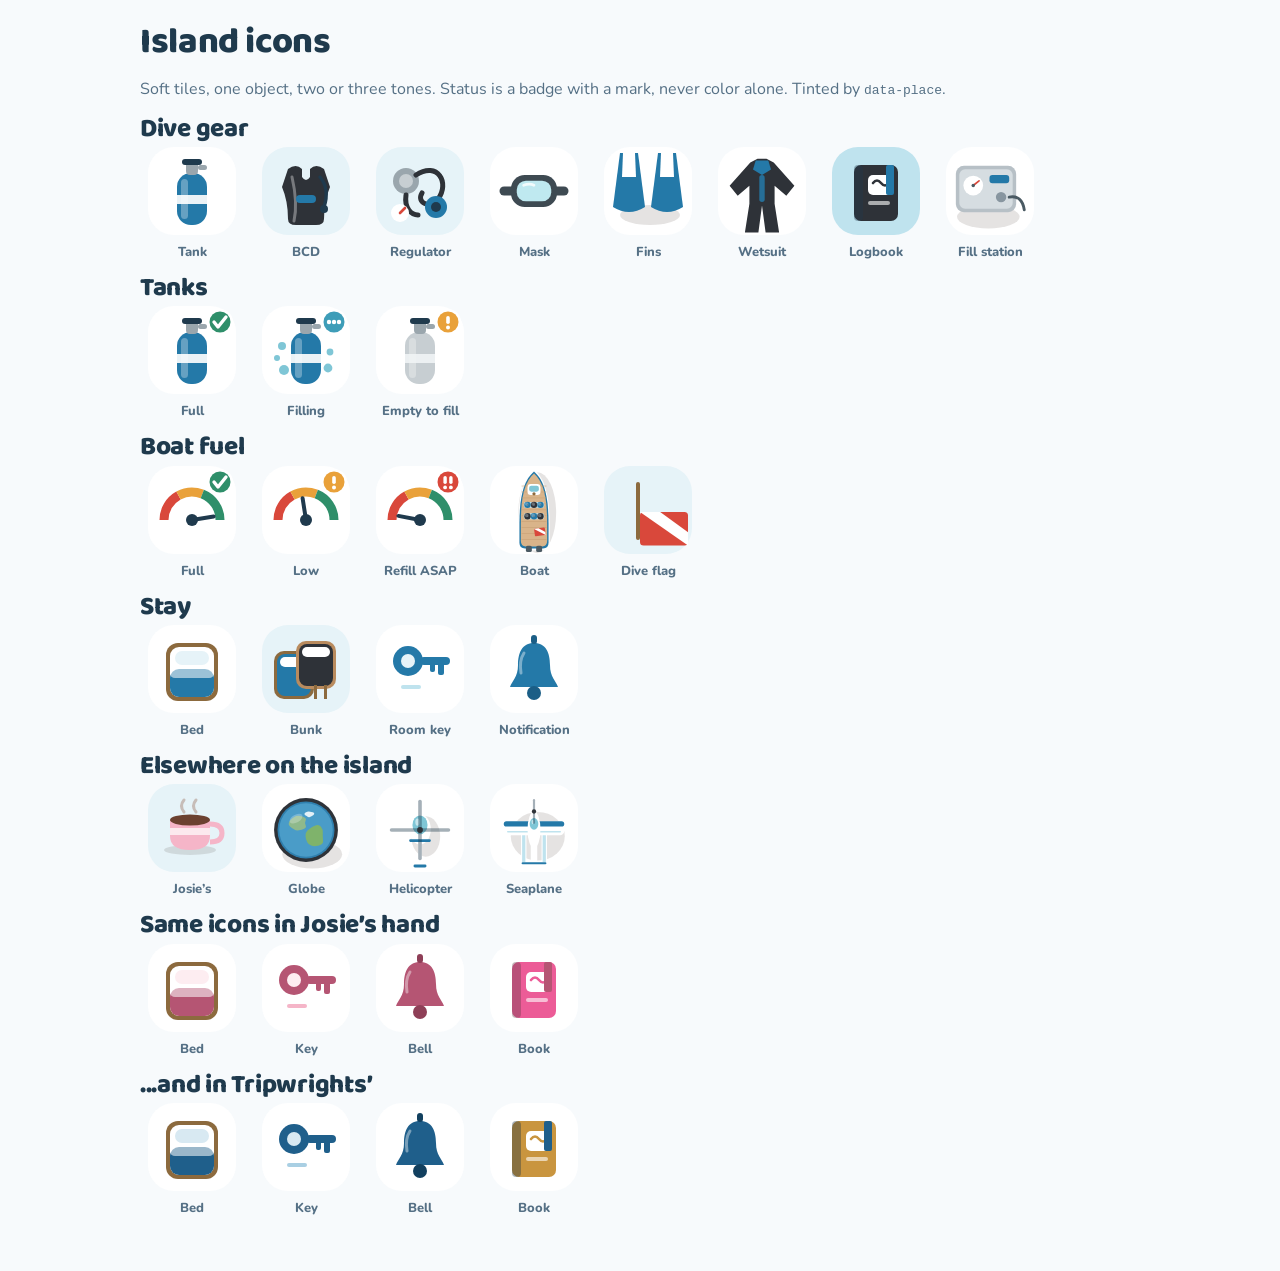
<file: art/icons.html>
<!doctype html>
<html lang="en" data-place="paradise">
<head><meta charset="utf-8"><meta name="viewport" content="width=device-width,initial-scale=1"><title>Island icons</title>
<link rel="stylesheet" href="tokens.css">
<style>body{margin:0;padding:24px 18px 40px;max-width:1000px;margin:0 auto}h1{font-size:36px;margin:0 0 4px}h2{font-size:26px;margin:28px 0 12px}
.row{display:flex;flex-wrap:wrap}.i{width:104px;margin:0 10px 14px 0;text-align:center;font-weight:800;font-size:13px;color:var(--ink2)}.i svg{width:96px;height:96px;display:block;margin:0 auto 4px}</style></head>
<body><h1>Island icons</h1><p class="u-muted">Soft tiles, one object, two or three tones. Status is a badge with a mark, never color alone. Tinted by <code>data-place</code>.</p>
<div id="b"></div>
<script src="palettes.js"></script><script src="kit.js"></script><script src="icons.js"></script>
<script>
var B=document.getElementById('b'),U=UART;
function row(t,items,p){var h='<h2>'+t+'</h2><div class="row">';items.forEach(function(x){h+='<div class="i">'+U.icon(x[0],{p:p,status:x[2],tone:x[3]})+x[1]+'</div>';});B.innerHTML+=h+'</div>';}
row('Dive gear',[['tank','Tank'],['bcd','BCD',null,'wash'],['regulator','Regulator',null,'wash'],['mask','Mask'],['fins','Fins'],['wetsuit','Wetsuit'],['logbook','Logbook',null,'soft'],['compressor','Fill station']]);
row('Tanks',[['tankFull','Full','ok'],['tankFilling','Filling','busy'],['tankEmpty','Empty to fill','low']]);
row('Boat fuel',[['fuelFull','Full','ok'],['fuelLow','Low','low'],['fuelRefill','Refill ASAP','alert'],['boat','Boat'],['flag','Dive flag',null,'wash']]);
row('Stay',[['bed','Bed'],['bunk','Bunk',null,'wash'],['key','Room key'],['bell','Notification']]);
row('Elsewhere on the island',[['cafe','Josie’s',null,'wash'],['globe','Globe'],['heli','Helicopter'],['plane','Seaplane']]);
var jp=U.palettes.places['josies-cafe'].light,tp=U.palettes.places.tripwrights.light;
row('Same icons in Josie’s hand',[['bed','Bed'],['key','Key'],['bell','Bell'],['logbook','Book']],jp);
row('...and in Tripwrights’',[['bed','Bed'],['key','Key'],['bell','Bell'],['logbook','Book']],tp);
</script></body></html>
</file>
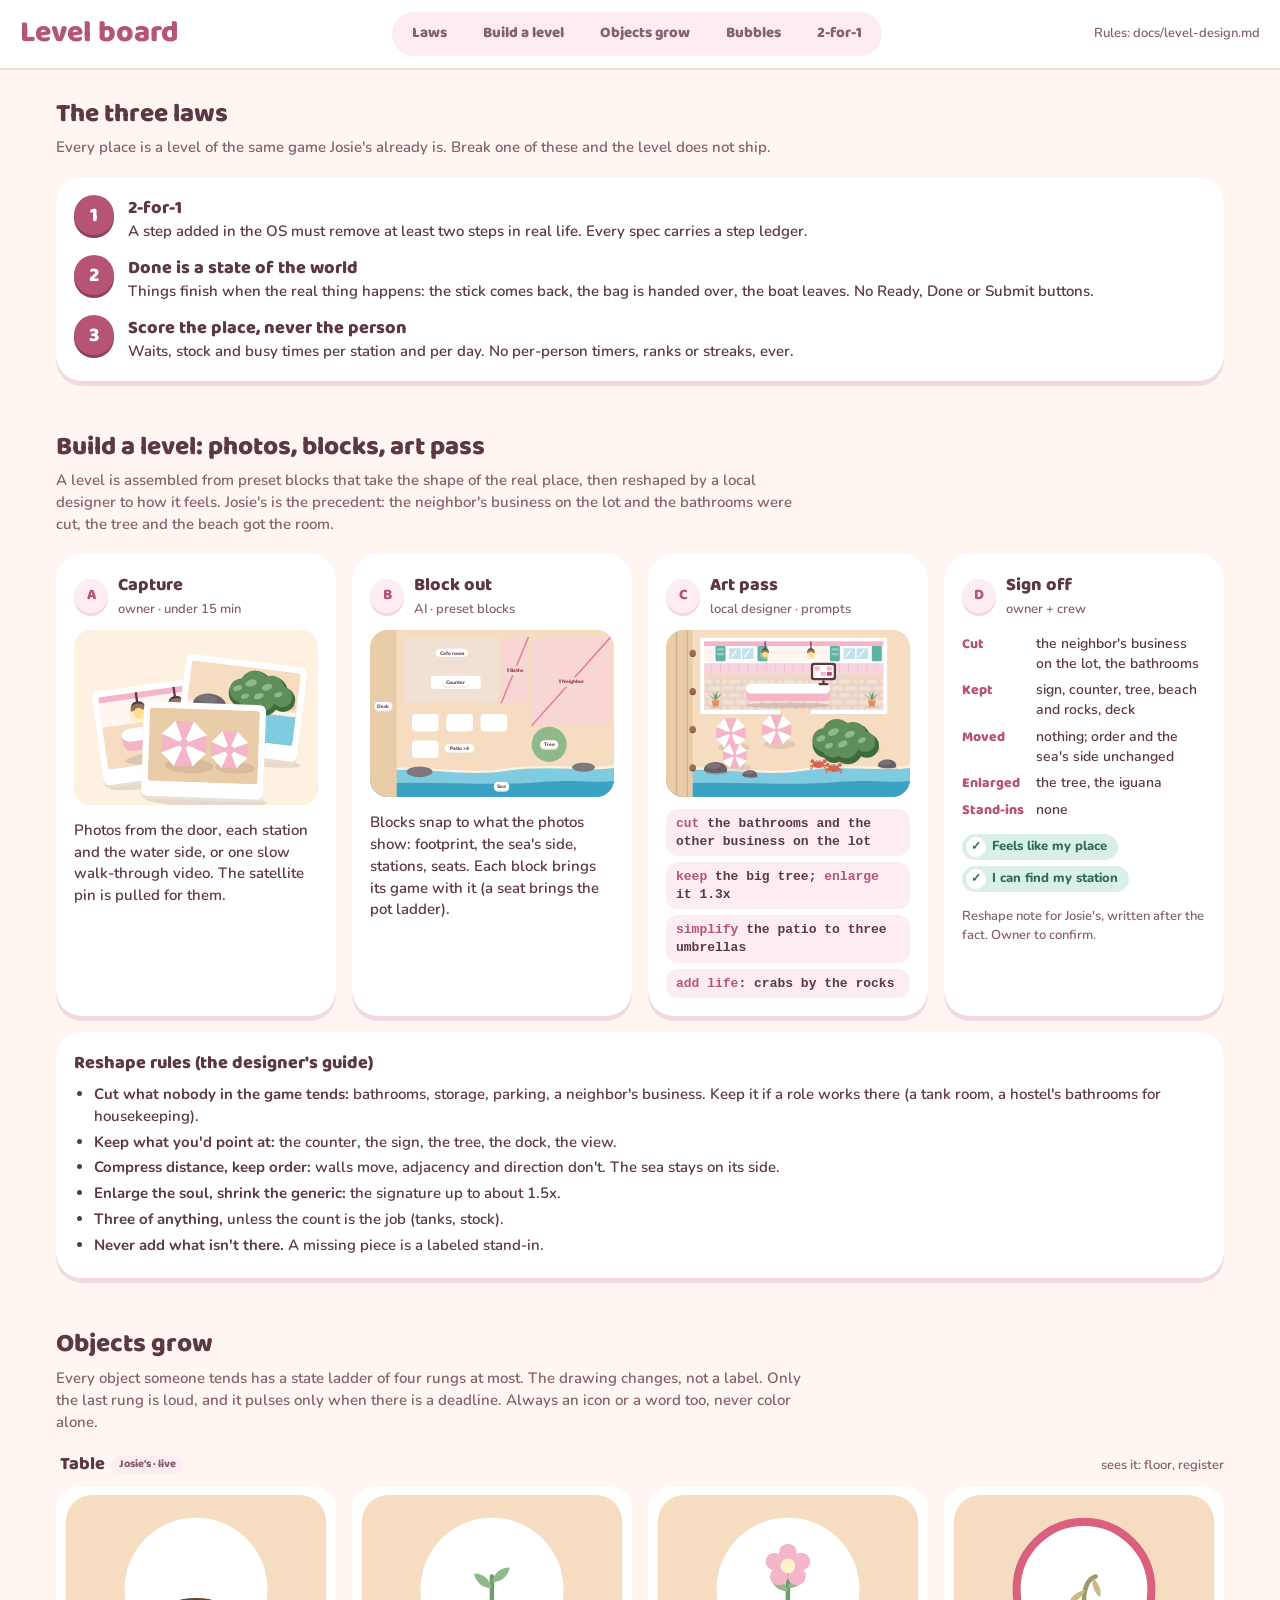
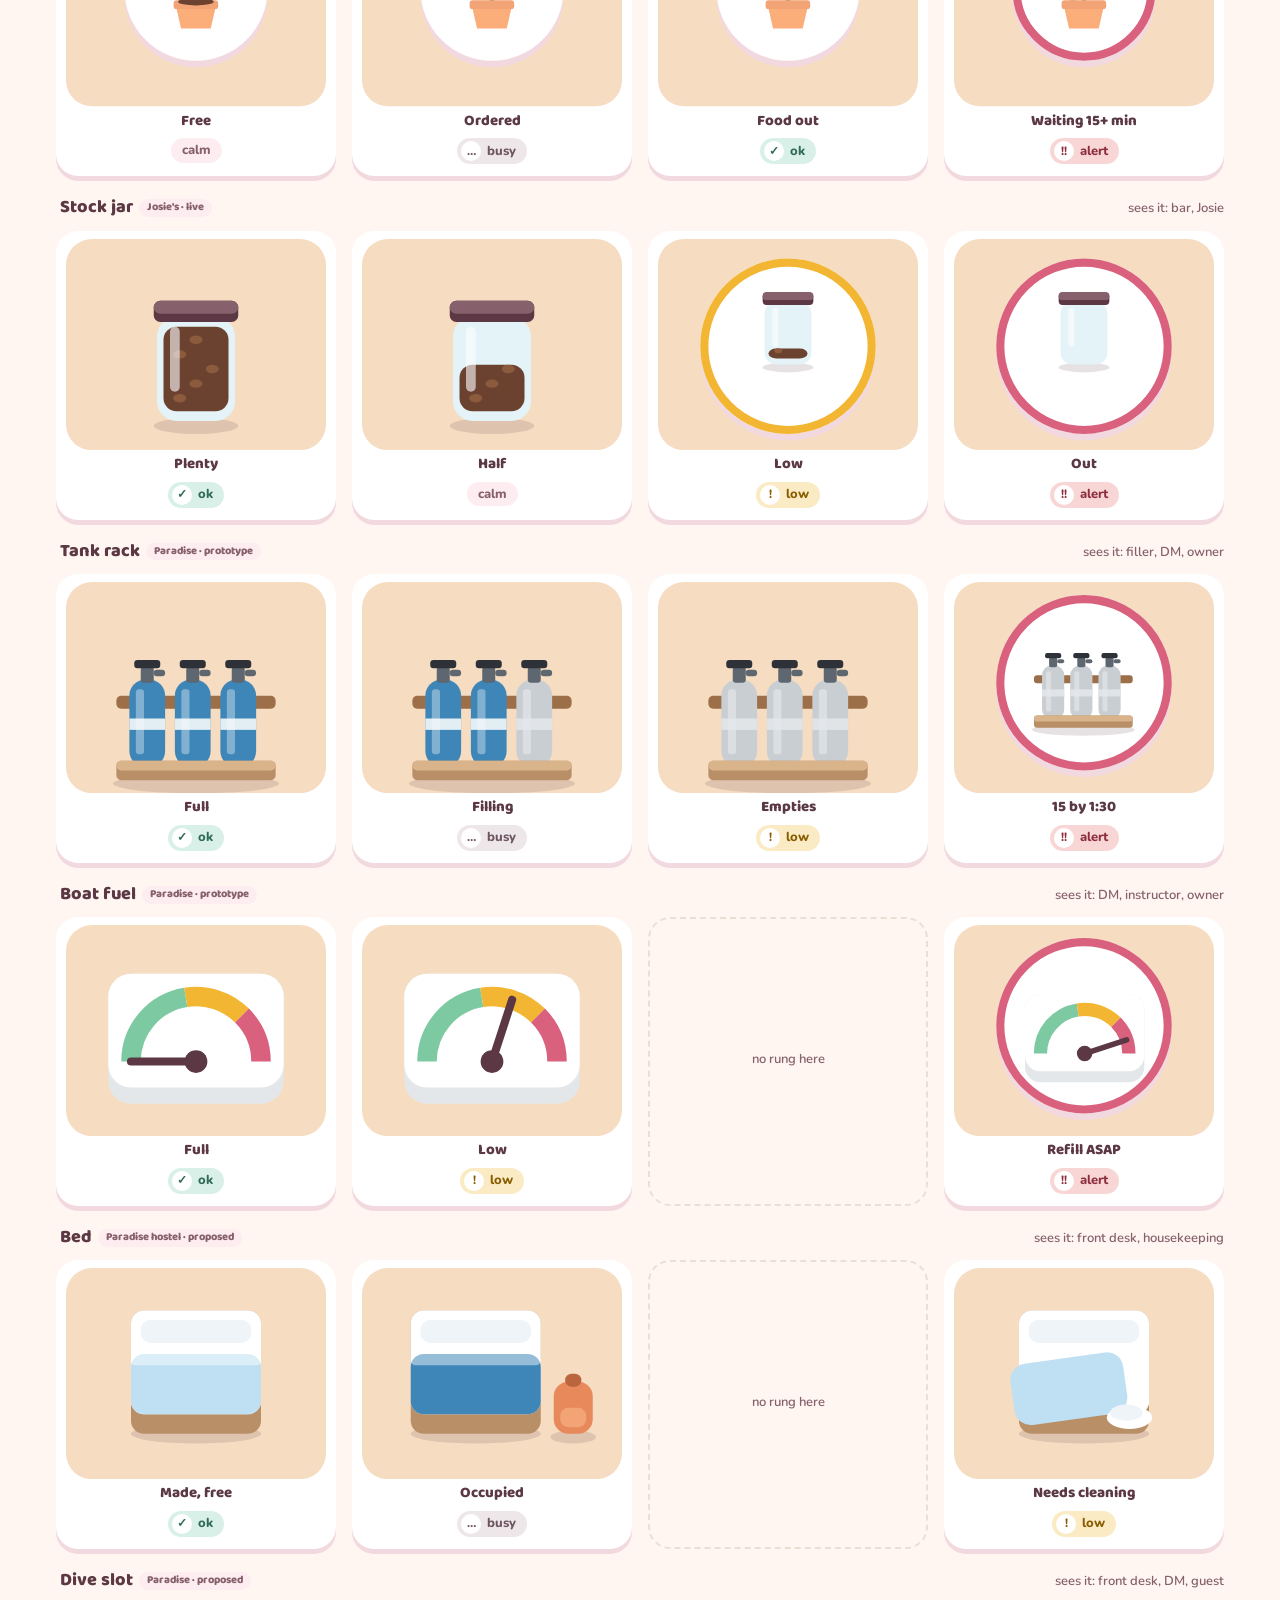
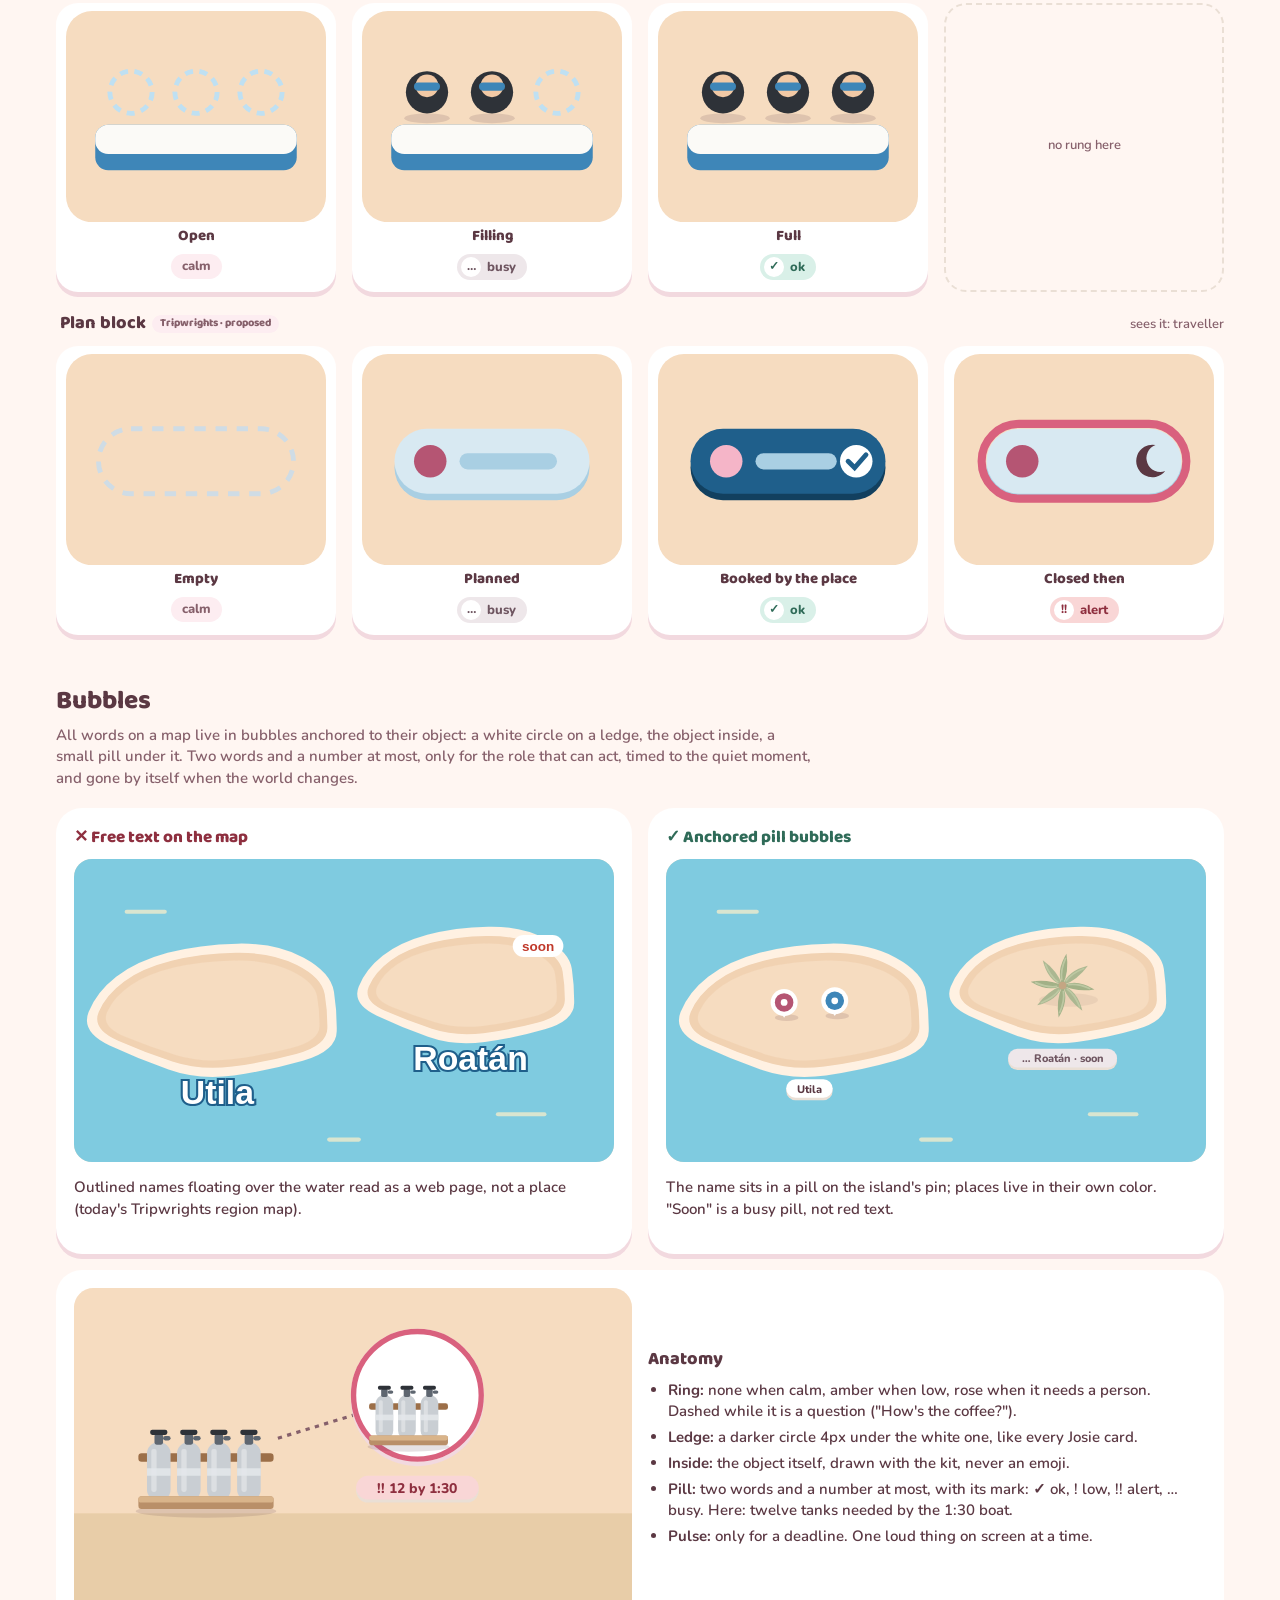
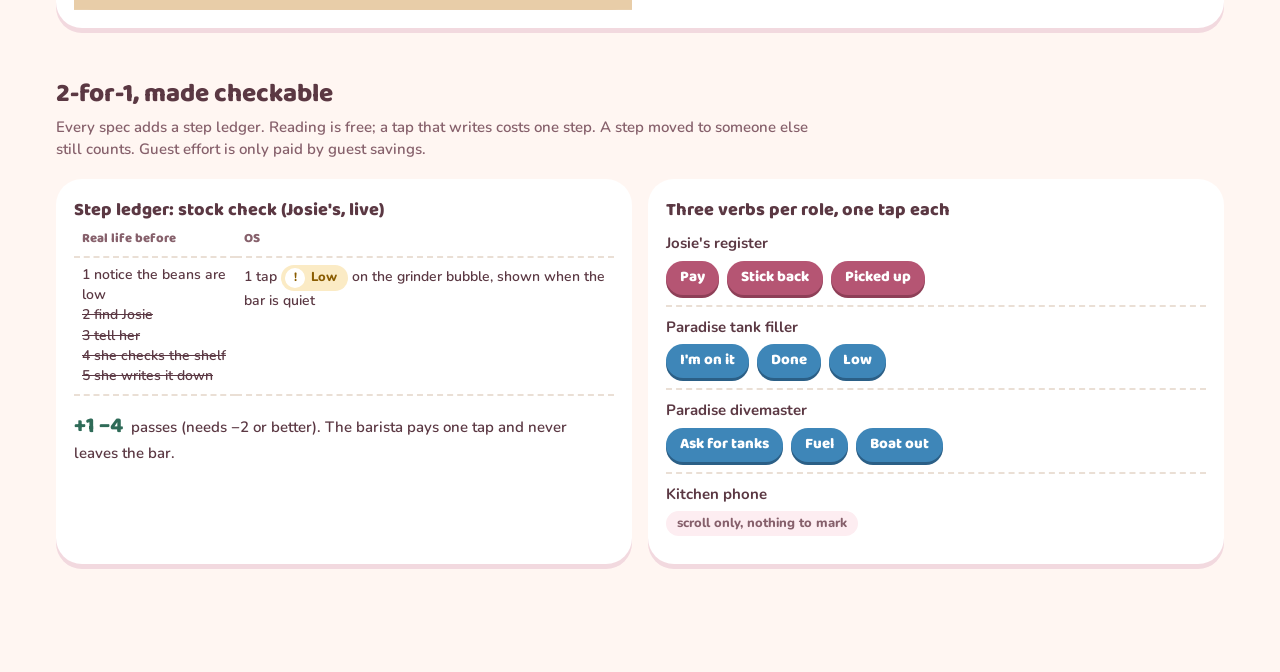
<file: art/levels.html>
<!doctype html>
<html lang="en">
<head>
<meta charset="utf-8">
<meta name="viewport" content="width=device-width, initial-scale=1">
<title>Level board</title>
<!-- The level design guide, drawn. Rules in ../docs/level-design.md. Everything here is drawn with josie.js + world.js
     (the table pots are Josie's own map icons, copied from josiescafe/art/art.js so they match exactly). -->
<link rel="stylesheet" href="https://fonts.googleapis.com/css2?family=Baloo+2:wght@600;800&family=Nunito:wght@600;700;800&display=swap">
<style>
  :root {
    --ink: #5B3843; --ink2: #86606B; --paper: #FFF6F2; --card: #FFFFFF; --accent: #B55573; --soft: #F5B5C8; --wash: #FDEDF1;
    --line: #EADFD5; --ledge: #F2D9DF;
    --ok: #D9F0E8; --ok-ink: #2F6B58; --low: #FBEBC5; --low-ink: #8A5C00; --alert: #F9D6D6; --alert-ink: #8E2F3F; --busy: #EEE7EA; --busy-ink: #6E5560;
  }
  * { box-sizing: border-box; }
  body { margin: 0; background: var(--paper); color: var(--ink); font: 600 15px/1.45 'Nunito', sans-serif; }
  h1, h2, h3, .num { font-family: 'Baloo 2', 'Nunito', sans-serif; font-weight: 800; margin: 0; }
  h1 { font-size: 30px; color: var(--accent); }
  h2 { font-size: 26px; margin: 0 0 4px; }
  h3 { font-size: 18px; }
  .sub { color: var(--ink2); margin: 0 0 18px; max-width: 760px; }
  header { position: sticky; top: 0; z-index: 2; display: flex; align-items: center; gap: 16px; padding: 12px 20px; background: var(--card); box-shadow: 0 2px 0 var(--line); flex-wrap: wrap; }
  .seg { display: flex; gap: 4px; padding: 4px; background: var(--wash); border-radius: 999px; margin: 0 auto; flex-wrap: wrap; }
  .seg a { padding: 7px 16px; border-radius: 999px; color: var(--ink2); text-decoration: none; font-family: 'Baloo 2'; font-weight: 800; font-size: 15px; }
  .seg a:hover { background: var(--card); color: var(--ink); box-shadow: 0 3px 0 var(--ledge); }
  main { max-width: 1200px; margin: 0 auto; padding: 28px 16px 60px; }
  section { margin: 0 0 48px; }
  .card { background: var(--card); border-radius: 26px; box-shadow: 0 5px 0 var(--ledge); padding: 18px; }
  .grid { display: grid; gap: 16px; }
  .g4 { grid-template-columns: repeat(4, minmax(0, 1fr)); }
  .g2 { grid-template-columns: repeat(2, minmax(0, 1fr)); }
  @media (max-width: 860px) { .g4 { grid-template-columns: repeat(2, minmax(0, 1fr)); } .g2 { grid-template-columns: 1fr; } }
  svg { display: block; width: 100%; height: auto; }
  .step { display: flex; align-items: center; gap: 10px; margin-bottom: 10px; }
  .badge { width: 34px; height: 34px; border-radius: 50%; background: var(--wash); color: var(--accent); display: grid; place-items: center; font-family: 'Baloo 2'; font-weight: 800; box-shadow: 0 3px 0 var(--ledge); flex: none; }
  .who { color: var(--ink2); font-size: 13px; }
  .scene { border-radius: 18px; overflow: hidden; background: #F6DCC0; }
  .prompts { margin: 12px 0 0; padding: 0; list-style: none; display: grid; gap: 6px; }
  .prompts li { background: var(--wash); border-radius: 12px; padding: 6px 10px; font: 700 13px/1.35 ui-monospace, 'SF Mono', Menlo, monospace; color: var(--ink); }
  .prompts b { color: var(--accent); }
  .note { display: grid; grid-template-columns: auto 1fr; gap: 6px 12px; font-size: 14px; }
  .note dt { font-family: 'Baloo 2'; font-weight: 800; color: var(--accent); }
  .note dd { margin: 0; }
  .pill { display: inline-flex; align-items: center; gap: 6px; padding: 3px 11px 3px 4px; border-radius: 999px; font-weight: 800; font-size: 13px; }
  .pill i { width: 20px; height: 20px; border-radius: 50%; background: #FFFFFF; display: grid; place-items: center; font-style: normal; font-size: 12px; }
  .ok { background: var(--ok); color: var(--ok-ink); } .low { background: var(--low); color: var(--low-ink); }
  .alert { background: var(--alert); color: var(--alert-ink); } .busy { background: var(--busy); color: var(--busy-ink); }
  .plain { background: var(--wash); color: var(--ink2); padding: 3px 11px; }
  .ladder { margin-bottom: 18px; }
  .ladder-head { display: flex; align-items: baseline; gap: 12px; margin: 0 0 10px 4px; flex-wrap: wrap; }
  .ladder-head .who { margin-left: auto; }
  .rung { background: var(--card); border-radius: 22px; box-shadow: 0 5px 0 var(--ledge); padding: 8px 10px 12px; text-align: center; }
  .rung.empty { background: transparent; box-shadow: none; border: 2px dashed var(--line); display: grid; place-items: center; color: var(--ink2); font-size: 13px; min-height: 120px; }
  .rung .cap { font-family: 'Baloo 2'; font-weight: 800; font-size: 15px; margin: 4px 0 6px; }
  .tag { display: inline-block; font-size: 11px; font-weight: 800; color: var(--ink2); background: var(--wash); border-radius: 999px; padding: 1px 8px; margin-left: 6px; vertical-align: 2px; }
  .do, .dont { font-family: 'Baloo 2'; font-weight: 800; font-size: 17px; display: flex; gap: 8px; align-items: center; margin-bottom: 8px; }
  .do { color: var(--ok-ink); } .dont { color: var(--alert-ink); }
  ul.rules { margin: 8px 0 0; padding-left: 20px; } ul.rules li { margin: 4px 0; }
  table { width: 100%; border-collapse: collapse; font-size: 14px; }
  td, th { text-align: left; padding: 7px 8px; border-bottom: 2px dashed var(--line); vertical-align: top; }
  th { font-family: 'Baloo 2'; font-weight: 800; color: var(--ink2); font-size: 13px; }
  .score { font-family: 'Baloo 2'; font-weight: 800; font-size: 22px; color: var(--ok-ink); }
  .verbs { display: flex; gap: 8px; flex-wrap: wrap; margin-top: 6px; }
  .verb { background: var(--accent); color: #FFFFFF; border-radius: 999px; padding: 6px 14px; font-family: 'Baloo 2'; font-weight: 800; box-shadow: 0 3px 0 #8E3F57; }
  .verb.pd { background: #3E86B8; box-shadow: 0 3px 0 #2B5F86; }
  .role { padding: 10px 0; border-bottom: 2px dashed var(--line); } .role:last-child { border: 0; }
  .laws { counter-reset: law; display: grid; gap: 12px; }
  .law { display: flex; gap: 14px; align-items: flex-start; }
  .law::before { counter-increment: law; content: counter(law); flex: none; width: 40px; height: 40px; border-radius: 50%; background: var(--accent); color: #FFF; display: grid; place-items: center; font: 800 20px 'Baloo 2'; box-shadow: 0 3px 0 #8E3F57; }
  .pulse { animation: pulse 1.6s ease-in-out infinite; transform-box: fill-box; transform-origin: center; }
  @keyframes pulse { 0%, 100% { opacity: 1; } 50% { opacity: .35; } }
  @media (prefers-reduced-motion: reduce) { .pulse { animation: none; } }
</style>
</head>
<body>
<header>
  <h1>Level board</h1>
  <nav class="seg">
    <a href="#laws">Laws</a><a href="#build">Build a level</a><a href="#ladders">Objects grow</a><a href="#bubbles">Bubbles</a><a href="#ledger">2-for-1</a>
  </nav>
  <span class="who">Rules: docs/level-design.md</span>
</header>
<main>

<section id="laws">
  <h2>The three laws</h2>
  <p class="sub">Every place is a level of the same game Josie's already is. Break one of these and the level does not ship.</p>
  <div class="card laws">
    <div class="law"><div><h3>2-for-1</h3>A step added in the OS must remove at least two steps in real life. Every spec carries a step ledger.</div></div>
    <div class="law"><div><h3>Done is a state of the world</h3>Things finish when the real thing happens: the stick comes back, the bag is handed over, the boat leaves. No Ready, Done or Submit buttons.</div></div>
    <div class="law"><div><h3>Score the place, never the person</h3>Waits, stock and busy times per station and per day. No per-person timers, ranks or streaks, ever.</div></div>
  </div>
</section>

<section id="build">
  <h2>Build a level: photos, blocks, art pass</h2>
  <p class="sub">A level is assembled from preset blocks that take the shape of the real place, then reshaped by a local designer to how it feels. Josie's is the precedent: the neighbor's business on the lot and the bathrooms were cut, the tree and the beach got the room.</p>
  <div class="grid g4">
    <div class="card"><div class="step"><span class="badge">A</span><div><h3>Capture</h3><span class="who">owner · under 15 min</span></div></div><div class="scene" id="sA"></div>
      <p>Photos from the door, each station and the water side, or one slow walk-through video. The satellite pin is pulled for them.</p></div>
    <div class="card"><div class="step"><span class="badge">B</span><div><h3>Block out</h3><span class="who">AI · preset blocks</span></div></div><div class="scene" id="sB"></div>
      <p>Blocks snap to what the photos show: footprint, the sea's side, stations, seats. Each block brings its game with it (a seat brings the pot ladder).</p></div>
    <div class="card"><div class="step"><span class="badge">C</span><div><h3>Art pass</h3><span class="who">local designer · prompts</span></div></div><div class="scene" id="sC"></div>
      <ul class="prompts">
        <li><b>cut</b> the bathrooms and the other business on the lot</li>
        <li><b>keep</b> the big tree; <b>enlarge</b> it 1.3x</li>
        <li><b>simplify</b> the patio to three umbrellas</li>
        <li><b>add life</b>: crabs by the rocks</li>
      </ul></div>
    <div class="card"><div class="step"><span class="badge">D</span><div><h3>Sign off</h3><span class="who">owner + crew</span></div></div>
      <dl class="note">
        <dt>Cut</dt><dd>the neighbor's business on the lot, the bathrooms</dd>
        <dt>Kept</dt><dd>sign, counter, tree, beach and rocks, deck</dd>
        <dt>Moved</dt><dd>nothing; order and the sea's side unchanged</dd>
        <dt>Enlarged</dt><dd>the tree, the iguana</dd>
        <dt>Stand-ins</dt><dd>none</dd>
      </dl>
      <p style="margin-top:14px"><span class="pill ok"><i>✓</i>Feels like my place</span><br><span class="pill ok" style="margin-top:6px"><i>✓</i>I can find my station</span></p>
      <p class="who">Reshape note for Josie's, written after the fact. Owner to confirm.</p></div>
  </div>
  <div class="card" style="margin-top:16px">
    <h3>Reshape rules (the designer's guide)</h3>
    <ul class="rules">
      <li><b>Cut what nobody in the game tends:</b> bathrooms, storage, parking, a neighbor's business. Keep it if a role works there (a tank room, a hostel's bathrooms for housekeeping).</li>
      <li><b>Keep what you'd point at:</b> the counter, the sign, the tree, the dock, the view.</li>
      <li><b>Compress distance, keep order:</b> walls move, adjacency and direction don't. The sea stays on its side.</li>
      <li><b>Enlarge the soul, shrink the generic:</b> the signature up to about 1.5x.</li>
      <li><b>Three of anything,</b> unless the count is the job (tanks, stock).</li>
      <li><b>Never add what isn't there.</b> A missing piece is a labeled stand-in.</li>
    </ul>
  </div>
</section>

<section id="ladders">
  <h2>Objects grow</h2>
  <p class="sub">Every object someone tends has a state ladder of four rungs at most. The drawing changes, not a label. Only the last rung is loud, and it pulses only when there is a deadline. Always an icon or a word too, never color alone.</p>
  <div id="ladders-out"></div>
</section>

<section id="bubbles">
  <h2>Bubbles</h2>
  <p class="sub">All words on a map live in bubbles anchored to their object: a white circle on a ledge, the object inside, a small pill under it. Two words and a number at most, only for the role that can act, timed to the quiet moment, and gone by itself when the world changes.</p>
  <div class="grid g2">
    <div class="card"><div class="dont">✕ Free text on the map</div><div class="scene" id="dont"></div>
      <p>Outlined names floating over the water read as a web page, not a place (today's Tripwrights region map).</p></div>
    <div class="card"><div class="do">✓ Anchored pill bubbles</div><div class="scene" id="do"></div>
      <p>The name sits in a pill on the island's pin; places live in their own color. "Soon" is a busy pill, not red text.</p></div>
  </div>
  <div class="card" style="margin-top:16px"><div class="grid g2" style="align-items:center">
    <div id="anatomy"></div>
    <div>
      <h3>Anatomy</h3>
      <ul class="rules">
        <li><b>Ring:</b> none when calm, amber when low, rose when it needs a person. Dashed while it is a question ("How's the coffee?").</li>
        <li><b>Ledge:</b> a darker circle 4px under the white one, like every Josie card.</li>
        <li><b>Inside:</b> the object itself, drawn with the kit, never an emoji.</li>
        <li><b>Pill:</b> two words and a number at most, with its mark: ✓ ok, ! low, !! alert, … busy. Here: twelve tanks needed by the 1:30 boat.</li>
        <li><b>Pulse:</b> only for a deadline. One loud thing on screen at a time.</li>
      </ul>
    </div>
  </div></div>
</section>

<section id="ledger">
  <h2>2-for-1, made checkable</h2>
  <p class="sub">Every spec adds a step ledger. Reading is free; a tap that writes costs one step. A step moved to someone else still counts. Guest effort is only paid by guest savings.</p>
  <div class="grid g2">
    <div class="card">
      <h3>Step ledger: stock check (Josie's, live)</h3>
      <table>
        <tr><th>Real life before</th><th>OS</th></tr>
        <tr><td>1 notice the beans are low<br><s>2 find Josie</s><br><s>3 tell her</s><br><s>4 she checks the shelf</s><br><s>5 she writes it down</s></td>
            <td>1 tap <span class="pill low"><i>!</i>Low</span> on the grinder bubble, shown when the bar is quiet</td></tr>
      </table>
      <p><span class="score">+1 −4</span> &nbsp;passes (needs −2 or better). The barista pays one tap and never leaves the bar.</p>
    </div>
    <div class="card">
      <h3>Three verbs per role, one tap each</h3>
      <div class="role"><b>Josie's register</b><div class="verbs"><span class="verb">Pay</span><span class="verb">Stick back</span><span class="verb">Picked up</span></div></div>
      <div class="role"><b>Paradise tank filler</b><div class="verbs"><span class="verb pd">I'm on it</span><span class="verb pd">Done</span><span class="verb pd">Low</span></div></div>
      <div class="role"><b>Paradise divemaster</b><div class="verbs"><span class="verb pd">Ask for tanks</span><span class="verb pd">Fuel</span><span class="verb pd">Boat out</span></div></div>
      <div class="role"><b>Kitchen phone</b><div class="verbs"><span class="pill plain">scroll only, nothing to mark</span></div></div>
    </div>
  </div>
</section>
</main>

<script src="josie.js"></script>
<script src="world.js"></script>
<script>
(function () {
  'use strict';
  var J = window.UJ, C = J.C, r = J.r, e = J.e;
  var PINK = { accent: '#B55573', soft: '#F5B5C8', wallTop: '#F5B5C8', shutter: '#5FB3A6', wainscot: '#F7D3DD', wainscotLine: '#EFBFCD',
    wallCream: '#FFF6F2', wallBase: '#EFD9C4', brickBase: '#EAD3C4', brick: '#F1E0D4', wall: '#FFFFFF', wallEdge: '#EADFD5' };
  var BLUE = { accent: '#3E86B8', deep: '#2E6E9E', soft: '#BFE0F2', pale: '#E6F2FA' };
  var TONE = { calm: null, low: '#F2B632', alert: '#D9617E', ask: '#B55573' };
  var MARK = { ok: '✓', low: '!', alert: '!!', busy: '…' };

  /* Josie's own map icons (josiescafe/art/art.js, menu.*), viewBox 0 0 48 58 */
  var POT = {
    free: '<rect x="9" y="38" width="30" height="6" rx="2" fill="#f2a477"/><path d="M11 44 L37 44 L34 57 L14 57 Z" fill="#fbae7a"/><ellipse cx="24" cy="39" rx="12" ry="2.5" fill="#6b4130"/>',
    ordered: '<path d="M24 40 L24 22" stroke="#6f9a6b" stroke-width="3" stroke-linecap="round"/><path d="M24 30 C18 30 13 26 12 20 C18 20 23 24 24 30 Z" fill="#8fb98b"/><path d="M24 26 C30 26 35 22 36 16 C30 16 25 20 24 26 Z" fill="#8fb98b"/><rect x="9" y="38" width="30" height="6" rx="2" fill="#f2a477"/><path d="M11 44 L37 44 L34 57 L14 57 Z" fill="#fbae7a"/>',
    ready: '<path d="M24 40 L24 18" stroke="#6f9a6b" stroke-width="3" stroke-linecap="round"/><path d="M24 32 C18 32 13 28 12 22 C18 22 23 26 24 32 Z" fill="#8fb98b"/><path d="M24 30 C30 30 35 26 36 20 C30 20 25 24 24 30 Z" fill="#8fb98b"/><circle cx="24" cy="6" r="6" fill="#F5B5C8"/><circle cx="33" cy="12" r="6" fill="#F5B5C8"/><circle cx="30" cy="22" r="6" fill="#F5B5C8"/><circle cx="18" cy="22" r="6" fill="#F5B5C8"/><circle cx="15" cy="12" r="6" fill="#F5B5C8"/><circle cx="24" cy="15" r="5" fill="#fff1c9"/><rect x="9" y="38" width="30" height="6" rx="2" fill="#f2a477"/><path d="M11 44 L37 44 L34 57 L14 57 Z" fill="#fbae7a"/>',
    wilt: '<path d="M24 40 C24 30 26 24 32 22" stroke="#9c9a6b" stroke-width="3" stroke-linecap="round" fill="none"/><path d="M30 23 C34 26 36 31 35 36 C31 33 29 28 30 23 Z" fill="#c9b98a"/><path d="M25 31 C20 32 15 35 14 40 C19 39 23 36 25 31 Z" fill="#c9b98a"/><rect x="9" y="38" width="30" height="6" rx="2" fill="#f2a477"/><path d="M11 44 L37 44 L34 57 L14 57 Z" fill="#fbae7a"/>'
  };

  function svg(vb, inner, label) { return '<svg viewBox="' + vb + '" role="img" aria-label="' + (label || '') + '">' + inner + '</svg>'; }
  function txt(x, y, s, size, col, anchor, weight) { return '<text x="' + x + '" y="' + y + '" font-family="Baloo 2, Nunito, sans-serif" font-weight="' + (weight || 800) + '" font-size="' + size + '" fill="' + col + '" text-anchor="' + (anchor || 'middle') + '">' + s + '</text>'; }
  /* a small pill with a mark, drawn in svg (for pills that sit on a map) */
  function mapPill(cx, cy, word, kind) {
    var bg = { ok: '#D9F0E8', low: '#FBEBC5', alert: '#F9D6D6', busy: '#EEE7EA', plain: '#FFFFFF' }[kind || 'plain'];
    var ink = { ok: '#2F6B58', low: '#8A5C00', alert: '#8E2F3F', busy: '#6E5560', plain: '#5B3843' }[kind || 'plain'];
    var m = MARK[kind] ? MARK[kind] + ' ' : '', w = (m + word).length * 7.4 + 18;
    return r(cx - w / 2, cy - 11 + 3, w, 22, '#EADFD5', 11) + r(cx - w / 2, cy - 11, w, 22, bg, 11) + txt(cx, cy + 5, m + word, 13, ink);
  }
  /* the bubble: white circle on a ledge, optional ring, object inside, pill under */
  function bubble(cx, cy, rad, inner, ring, dashed, pulse) {
    var h = '<circle cx="' + cx + '" cy="' + (cy + 4) + '" r="' + rad + '" fill="#F2D9DF"/><circle cx="' + cx + '" cy="' + cy + '" r="' + rad + '" fill="#FFFFFF"/>';
    if (ring) { h += '<circle cx="' + cx + '" cy="' + cy + '" r="' + (rad - 2.5) + '" fill="none" stroke="' + ring + '" stroke-width="5"' + (dashed ? ' stroke-dasharray="7 6"' : '') + (pulse ? ' class="pulse"' : '') + '/>'; }
    return h + inner;
  }
  /* place a drawing made in a 48x58 box (Josie's icons) at x, y, scaled to height ht */
  function nest(x, y, wd, ht, vb, inner) { var k = ht / 58; return '<g transform="translate(' + x + ',' + y + ') scale(' + k.toFixed(3) + ')">' + inner + '</g>'; }

  /* ---------- objects drawn for the ladders ---------- */
  function jar(cx, by, level, col) {
    var h = J.shadow(cx, by + 3, 26, 5), top = by - 64, fillH = 52 * level;
    h += r(cx - 24, top, 48, 64, '#E4F3F7', 12) + (level > 0 ? r(cx - 20, by - 6 - fillH, 40, fillH, col, 8) : '');
    if (level > 0) { for (var i = 0; i < Math.round(level * 5); i++) { h += e(cx - 10 + (i % 3) * 10, by - 14 - i * 9, 4, 2.6, '#8C5A3C'); } }
    return h + r(cx - 16, top + 6, 6, 40, '#FFFFFF', 3, ' opacity=".6"') + J.block(cx - 26, top - 10, 52, 8, '#86606B', '#5B3843', 5, 4);
  }
  function gauge(cx, cy, frac) {
    var R = 40, seg = [['#7CC9A2', 0, .45], ['#F2B632', .45, .75], ['#D9617E', .75, 1]], h = '', i;
    function pt(t) { var a = Math.PI + t * Math.PI; return [cx + Math.cos(a) * R, cy + Math.sin(a) * R]; }
    for (i = 0; i < 3; i++) { var a0 = pt(seg[i][1]), a1 = pt(seg[i][2]); h += '<path d="M' + a0[0].toFixed(1) + ',' + a0[1].toFixed(1) + ' A' + R + ',' + R + ' 0 0 1 ' + a1[0].toFixed(1) + ',' + a1[1].toFixed(1) + '" stroke="' + seg[i][0] + '" stroke-width="12" fill="none"/>'; }
    var n = pt(1 - frac);
    return J.block(cx - 54, cy - 54, 108, 70, '#FFFFFF', '#E3E7EA', 10, 14) + h + '<path d="M' + cx + ',' + cy + ' L' + n[0].toFixed(1) + ',' + n[1].toFixed(1) + '" stroke="#5B3843" stroke-width="5" stroke-linecap="round"/><circle cx="' + cx + '" cy="' + cy + '" r="7" fill="#5B3843"/>';
  }
  function backpack(x, y) { return J.shadow(x + 12, y + 34, 14, 4) + r(x, y, 24, 32, '#E8895C', 9) + r(x + 4, y + 16, 16, 12, '#F2A477', 5) + r(x + 7, y - 5, 10, 8, '#B9663F', 4); }
  function seats(n, of, kind) {
    var h = J.block(18, 70, 124, 18, '#FBFAF7', '#3E86B8', 10, 8), i;
    for (i = 0; i < of; i++) { var cx = 40 + i * 40; h += i < n ? (J.shadow(cx, 66, 14, 3) + '<circle cx="' + cx + '" cy="50" r="13" fill="#2E3238"/><circle cx="' + cx + '" cy="46" r="7" fill="#F2C9A5"/><rect x="' + (cx - 8) + '" y="44" width="16" height="5" rx="2.5" fill="#3E86B8"/>') : '<circle cx="' + cx + '" cy="50" r="13" fill="none" stroke="#BFE0F2" stroke-width="3" stroke-dasharray="5 4"/>'; }
    return h;
  }
  function block(state) {
    var x = 20, y = 46, w = 120, h = 40, s = '';
    if (state === 'empty') { s = '<rect x="' + x + '" y="' + y + '" width="' + w + '" height="' + h + '" rx="20" fill="none" stroke="#CFDCE5" stroke-width="3" stroke-dasharray="7 6"/>'; }
    if (state === 'planned') { s = r(x, y + 4, w, h, '#A9CFE3', 20) + r(x, y, w, h, '#D8E9F2', 20) + '<circle cx="' + (x + 22) + '" cy="' + (y + 20) + '" r="10" fill="#B55573"/>' + r(x + 40, y + 15, 60, 10, '#A9CFE3', 5); }
    if (state === 'booked') { s = r(x, y + 4, w, h, '#12405F', 20) + r(x, y, w, h, '#1F5F8B', 20) + '<circle cx="' + (x + 22) + '" cy="' + (y + 20) + '" r="10" fill="#F5B5C8"/>' + r(x + 40, y + 15, 50, 10, '#A9CFE3', 5) + '<circle cx="' + (x + 102) + '" cy="' + (y + 20) + '" r="10" fill="#FFFFFF"/><path d="M' + (x + 97) + ',' + (y + 20) + ' l4,4 l7,-8" stroke="#1F5F8B" stroke-width="3" fill="none" stroke-linecap="round"/>'; }
    if (state === 'clash') { s = r(x, y + 4, w, h, '#A9CFE3', 20) + r(x, y, w, h, '#D8E9F2', 20) + '<rect x="' + (x - 3) + '" y="' + (y - 3) + '" width="' + (w + 6) + '" height="' + (h + 6) + '" rx="23" fill="none" stroke="#D9617E" stroke-width="5"/>' + '<circle cx="' + (x + 22) + '" cy="' + (y + 20) + '" r="10" fill="#B55573"/>' + '<path d="M' + (x + 104) + ',' + (y + 10) + ' a10,10 0 1 0 6,16 a8,8 0 1 1 -6,-16z" fill="#5B3843"/>'; }
    return s;
  }

  var V = '0 0 160 130';
  var LADDERS = [
    { name: 'Table', where: "Josie's · live", who: 'floor, register', rungs: [
      ['Free', null, bubble(80, 58, 44, nest(58, 30, 44, 53, '0 0 48 58', POT.free))],
      ['Ordered', 'busy', bubble(80, 58, 44, nest(58, 30, 44, 53, '0 0 48 58', POT.ordered))],
      ['Food out', 'ok', bubble(80, 58, 44, nest(58, 30, 44, 53, '0 0 48 58', POT.ready))],
      ['Waiting 15+ min', 'alert', bubble(80, 58, 44, nest(58, 30, 44, 53, '0 0 48 58', POT.wilt), TONE.alert, false, true)]] },
    { name: 'Stock jar', where: "Josie's · live", who: 'bar, Josie', rungs: [
      ['Plenty', 'ok', jar(80, 112, 1, '#6B4130')], ['Half', null, jar(80, 112, .55, '#6B4130')],
      ['Low', 'low', bubble(80, 66, 54, '<g transform="translate(32,10) scale(.6)">' + jar(80, 112, .2, '#6B4130') + '</g>', TONE.low)],
      ['Out', 'alert', bubble(80, 66, 54, '<g transform="translate(32,10) scale(.6)">' + jar(80, 112, 0, '#6B4130') + '</g>', TONE.alert)]] },
    { name: 'Tank rack', where: 'Paradise · prototype', who: 'filler, DM, owner', rungs: [
      ['Full', 'ok', J.tankRack(31, 116, [BLUE.accent, BLUE.accent, BLUE.accent])],
      ['Filling', 'busy', J.tankRack(31, 116, [BLUE.accent, BLUE.accent, 'empty'])],
      ['Empties', 'low', J.tankRack(31, 116, ['empty', 'empty', 'empty'])],
      ['15 by 1:30', 'alert', bubble(80, 62, 54, '<g transform="translate(30,14) scale(.62)">' + J.tankRack(31, 116, ['empty', 'empty', 'empty']) + '</g>', TONE.alert, false, true)]] },
    { name: 'Boat fuel', where: 'Paradise · prototype', who: 'DM, instructor, owner', rungs: [
      ['Full', 'ok', gauge(80, 84, 1)], ['Low', 'low', gauge(80, 84, .4)], null,
      ['Refill ASAP', 'alert', bubble(80, 62, 54, '<g transform="translate(26,22) scale(.68)">' + gauge(80, 84, .1) + '</g>', TONE.alert, false, true)]] },
    { name: 'Bed', where: 'Paradise hostel · proposed', who: 'front desk, housekeeping', rungs: [
      ['Made, free', 'ok', J.bed(40, 26, 80, 64, BLUE.soft)],
      ['Occupied', 'busy', J.bed(30, 26, 80, 64, BLUE.accent) + backpack(118, 70)], null,
      ['Needs cleaning', 'low', J.bed(40, 26, 80, 64, '#FFFFFF') + '<g transform="rotate(-8 80 76)">' + r(36, 54, 70, 38, BLUE.soft, 10) + '</g>' + e(108, 92, 14, 7, '#FFFFFF') + e(106, 89, 10, 5, '#EEF4F8')]] },
    { name: 'Dive slot', where: 'Paradise · proposed', who: 'front desk, DM, guest', rungs: [
      ['Open', null, seats(0, 3)], ['Filling', 'busy', seats(2, 3)], ['Full', 'ok', seats(3, 3)], null] },
    { name: 'Plan block', where: 'Tripwrights · proposed', who: 'traveller', rungs: [
      ['Empty', null, block('empty')], ['Planned', 'busy', block('planned')], ['Booked by the place', 'ok', block('booked')], ['Closed then', 'alert', block('clash')]] }
  ];

  var out = '';
  LADDERS.forEach(function (L) {
    out += '<div class="ladder"><div class="ladder-head"><h3>' + L.name + '<span class="tag">' + L.where + '</span></h3><span class="who">sees it: ' + L.who + '</span></div><div class="grid g4">';
    L.rungs.forEach(function (g) {
      if (!g) { out += '<div class="rung empty">no rung here</div>'; return; }
      var chip = g[1] ? '<span class="pill ' + g[1] + '"><i>' + MARK[g[1] === 'ok' ? 'ok' : g[1]] + '</i>' + { ok: 'ok', low: 'low', alert: 'alert', busy: 'busy' }[g[1]] + '</span>' : '<span class="pill plain">calm</span>';
      out += '<div class="rung">' + svg(V, J.defs('l') + r(0, 0, 160, 130, '#F6DCC0', 16) + g[2], L.name + ': ' + g[0]) + '<div class="cap">' + g[0] + '</div>' + chip + '</div>';
    });
    out += '</div></div>';
  });
  document.getElementById('ladders-out').innerHTML = out;

  /* ---------- A: capture (photo stack) ---------- */
  var clipN = 0;
  function photo(x, y, rot, inner) { var id = 'ph' + (++clipN); return '<g transform="rotate(' + rot + ' ' + (x + 80) + ' ' + (y + 60) + ')">' + J.shadow(x + 86, y + 128, 80, 8, .14) + r(x, y + 4, 160, 124, '#EADFD5', 8) + r(x, y, 160, 124, '#FFFFFF', 8) + '<clipPath id="' + id + '"><rect width="144" height="96" rx="4"/></clipPath><g transform="translate(' + (x + 8) + ',' + (y + 8) + ')"><g clip-path="url(#' + id + ')"><rect width="144" height="96" fill="#F6DCC0"/>' + inner + '</g></g></g>'; }
  var sA = r(0, 0, 320, 230, '#FFF1E2') +
    photo(30, 70, -8, r(0, 0, 144, 40, '#FFF6F2') + r(0, 0, 144, 8, PINK.soft) + J.counter(24, 46, 96, 30, '#FFFFFF', PINK.soft) + J.lamp(50, 0, 14) + J.lamp(100, 0, 14)) +
    photo(140, 40, 7, r(0, 56, 144, 40, '#7FCBE0') + r(0, 52, 144, 6, '#FFF1E2') + J.rock(30, 52, .5) + '<g transform="translate(96,30) scale(.45)">' + J.tree(0, 0, .8) + '</g>') +
    photo(90, 96, 2, r(0, 0, 144, 96, '#E8CDA8') + J.umbrella(46, 46, 32, PINK.soft, '#FFFFFF') + J.umbrella(106, 52, 26, PINK.soft, '#FFFFFF'));
  document.getElementById('sA').innerHTML = svg('0 0 320 230', sA, 'Owner photos of the cafe');

  /* ---------- B: block out, and C: art pass, same real footprint ---------- */
  function lbl(cx, cy, s) { return mapPill(cx, cy, s, 'plain'); }
  function cutBlock(x, y, w, h, s) { return r(x, y, w, h, '#F9D6D6', 10) + '<path d="M' + x + ',' + (y + h) + ' L' + (x + w) + ',' + y + '" stroke="#D9617E" stroke-width="4" stroke-linecap="round" opacity=".7"/>' + mapPill(x + w / 2, y + h / 2, s, 'alert'); }
  var sea = '<path d="M0,370 C120,350 240,385 360,366 C480,348 560,372 640,358 L640,440 L0,440Z" fill="#7FCBE0"/><path d="M0,405 C160,392 300,412 460,398 C540,392 600,402 640,396 L640,440 L0,440Z" fill="#3AA3C4"/><path d="M0,370 C120,350 240,385 360,366 C480,348 560,372 640,358" stroke="#FFF1E2" stroke-width="6" fill="none"/>';
  var sB = r(0, 0, 640, 440, '#F6DCC0') + sea +
    r(0, 0, 70, 440, '#E8CDA8') + lbl(35, 200, 'Deck') +
    r(90, 20, 250, 170, '#F1E0D4', 10) + lbl(215, 60, 'Cafe room') + r(160, 120, 130, 34, '#FFFFFF', 8) + lbl(225, 137, 'Counter') +
    cutBlock(345, 20, 70, 170, 'Baths') + cutBlock(425, 20, 205, 230, 'Neighbor') +
    r(110, 220, 70, 46, '#FFFFFF', 10) + r(200, 220, 70, 46, '#FFFFFF', 10) + r(290, 220, 70, 46, '#FFFFFF', 10) + r(110, 290, 70, 46, '#FFFFFF', 10) + lbl(235, 310, 'Patio ×4') +
    '<circle cx="470" cy="300" r="46" fill="#8FB98B"/>' + lbl(470, 300, 'Tree') +
    e(130, 372, 34, 14, '#80767E') + e(560, 360, 30, 12, '#80767E') + lbl(345, 410, 'Sea');
  document.getElementById('sB').innerHTML = svg('0 0 640 440', sB, 'Block out with the bathrooms and neighbor marked cut');

  var sC = J.defs('c', PINK) + r(0, 0, 640, 440, '#F6DCC0') + sea + '<rect x="0" y="0" width="70" height="440" fill="url(#c-plankV)"/>' +
    J.woodPost(70, 60) + J.woodPost(70, 160) + J.woodPost(70, 260) + J.woodPost(70, 360) +
    J.room(100, 30, 470, 180, 'url(#c-brick)', PINK, { bottom: [300, 380] }) + J.backWall('c', 100, 30, 470, PINK, [130, 430]) +
    J.lamp(260, 30, 20) + J.lamp(380, 30, 20) + J.counter(210, 140, 220, 46, '#FFFFFF', PINK.soft) + J.screen(380, 146, PINK) +
    J.plant(130, 200, .6) + J.plant(540, 200, .6) +
    J.umbrella(170, 270, 42, PINK.soft, '#FFFFFF') + J.umbrella(290, 262, 42, PINK.soft, '#FFFFFF') + J.umbrella(180, 330, 34, PINK.soft, '#FFFFFF') +
    J.rock(130, 362, .7, 1) + J.rock(220, 378, .45, 2) + J.rock(580, 352, .55, 3) +
    '<g transform="translate(470,300) scale(1.3) translate(-470,-300)">' + J.tree(470, 290, .55) + '</g>' +
    J.crab(400, 352) + J.crab(440, 362);
  document.getElementById('sC').innerHTML = svg('0 0 640 440', sC, 'Art pass: Josie-style cafe with the cuts applied');

  /* ---------- bubbles: don't / do / anatomy ---------- */
  function isle(cx, cy, rx, ry) { return J.land(cx, cy, rx, ry, 3, .12); }
  var water = r(0, 0, 640, 360, '#7FCBE0') + J.dash(60, 60, 50) + J.dash(500, 300, 60) + J.dash(300, 330, 40);
  var dont = water + isle(170, 180, 130, 60) + isle(470, 150, 110, 50) +
    '<text x="170" y="290" font-family="Arial, sans-serif" font-weight="700" font-size="40" fill="#FFFFFF" stroke="#1F5F8B" stroke-width="5" paint-order="stroke" text-anchor="middle">Utila</text>' +
    '<text x="470" y="250" font-family="Arial, sans-serif" font-weight="700" font-size="40" fill="#FFFFFF" stroke="#1F5F8B" stroke-width="5" paint-order="stroke" text-anchor="middle">Roatán</text>' +
    r(520, 90, 60, 26, '#FFFFFF', 13) + '<text x="550" y="109" font-family="Arial" font-weight="700" font-size="16" fill="#C0392B" text-anchor="middle">soon</text>';
  document.getElementById('dont').innerHTML = svg('0 0 640 360', dont, 'Wrong: outlined free text over the map');
  var doIt = water + isle(170, 180, 130, 60) + isle(470, 150, 110, 50) +
    J.pin(140, 170, '#B55573') + J.pin(200, 168, '#3E86B8') + mapPill(170, 272, 'Utila', 'plain') +
    '<g opacity=".55">' + J.palm(470, 150, .5) + '</g>' + mapPill(470, 236, 'Roatán · soon', 'busy');
  document.getElementById('do').innerHTML = svg('0 0 640 360', doIt, 'Right: names in anchored pills, soon as a busy pill');

  var an = r(0, 0, 520, 300, '#F6DCC0', 18) + '<rect x="0" y="210" width="520" height="90" fill="#E8CDA8"/>' +
    '<g transform="translate(60,40)">' + J.tankRack(0, 160, ['empty', 'empty', 'empty', 'empty']) + '</g>' +
    '<path d="M190,140 L262,118" stroke="#86606B" stroke-width="3" stroke-dasharray="4 5"/>' +
    bubble(320, 100, 62, '<g transform="translate(275,52) scale(.75)">' + J.tankRack(0, 120, ['empty', 'empty', 'empty']) + '</g>', TONE.alert, false, true) +
    mapPill(320, 186, '12 by 1:30', 'alert');
  document.getElementById('anatomy').innerHTML = svg('0 0 520 300', an, 'Bubble anatomy on the tank rack');
})();
</script>
</body>
</html>
</file>
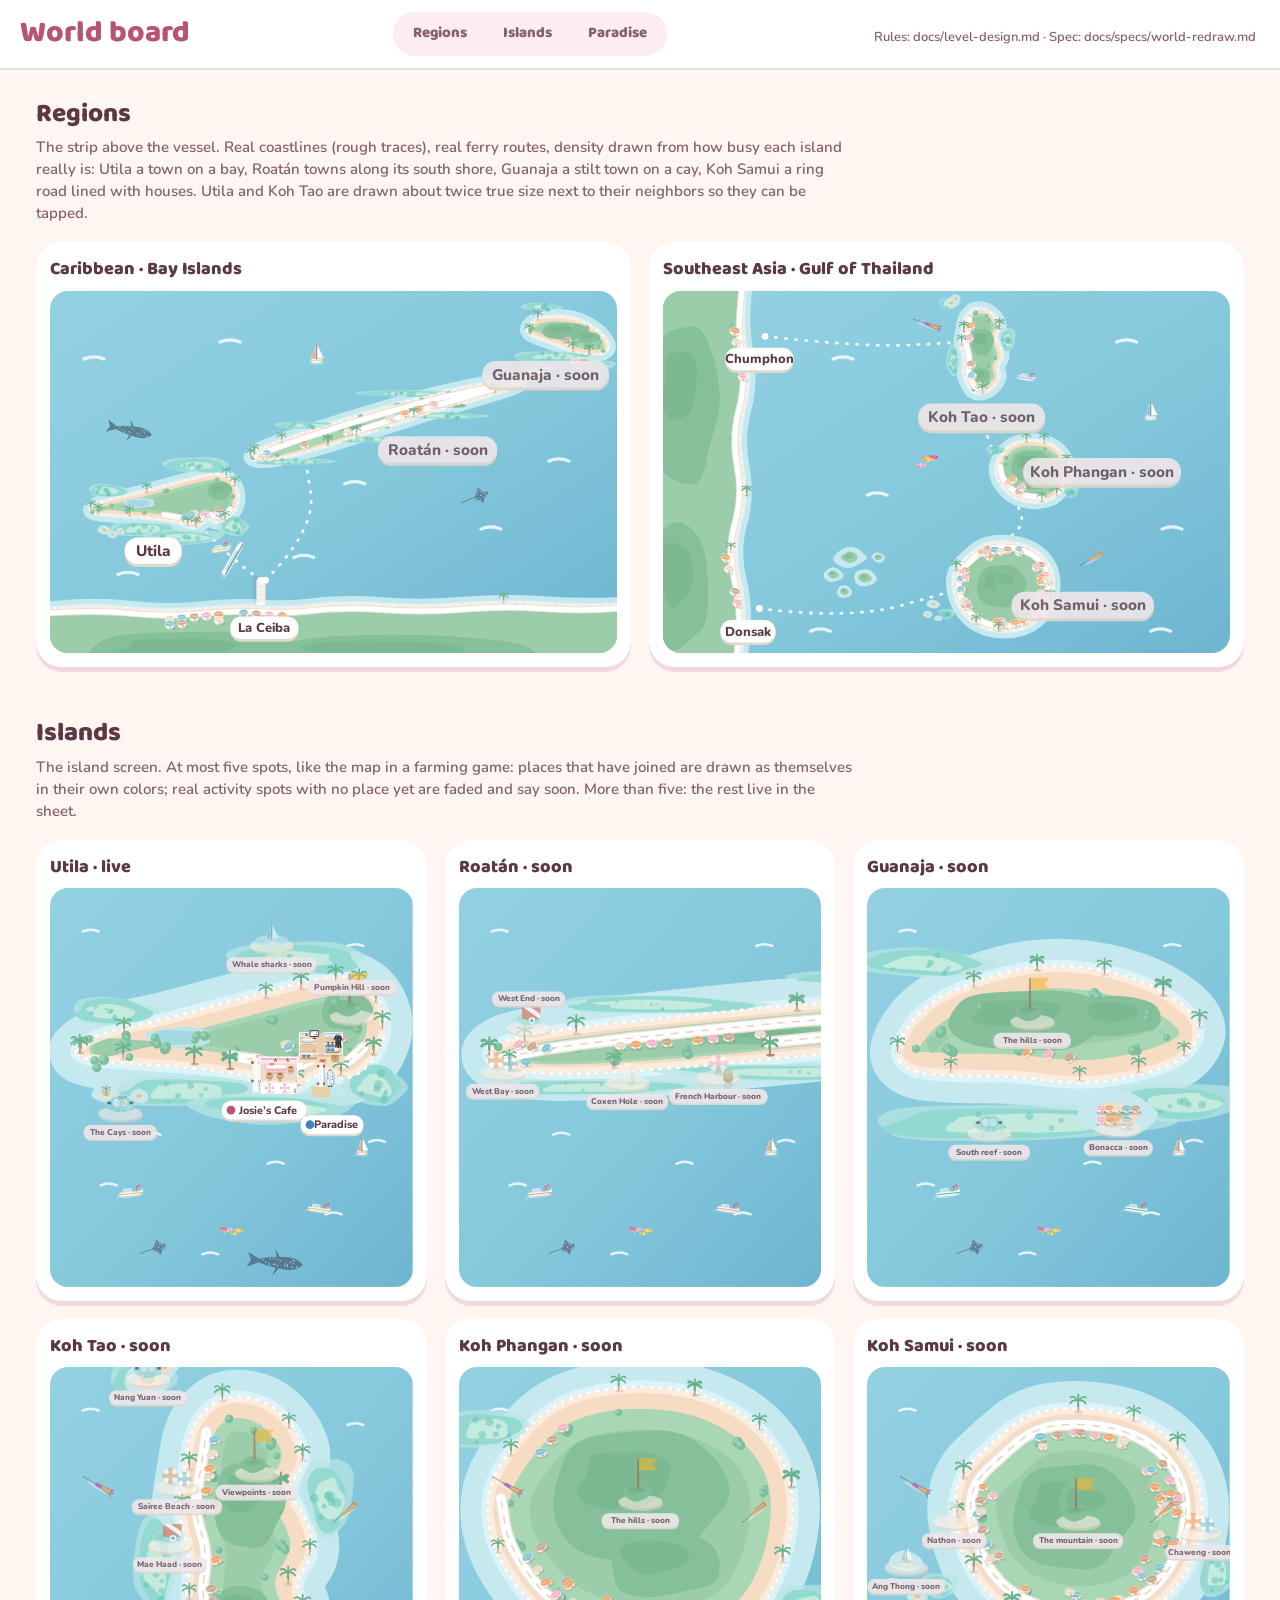
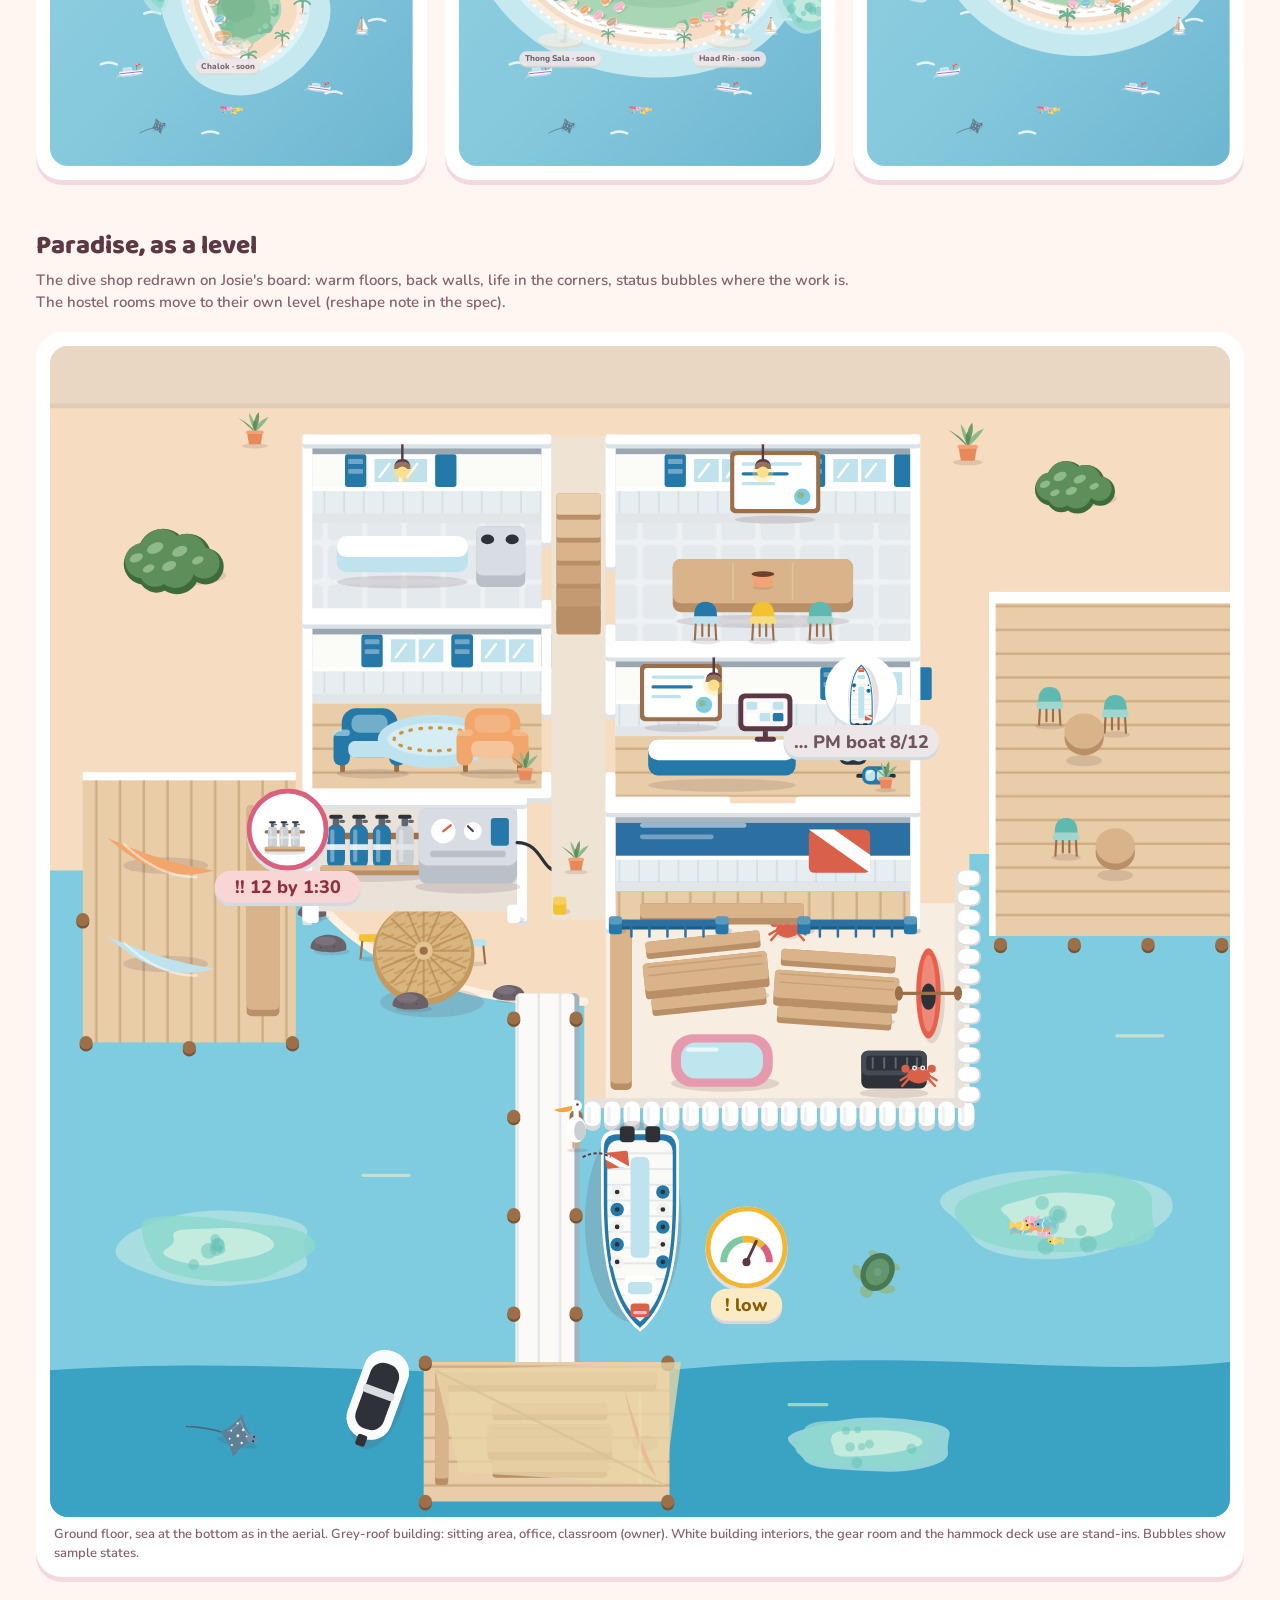
<file: art/world.html>
<!doctype html>
<html lang="en">
<head>
<meta charset="utf-8">
<meta name="viewport" content="width=device-width, initial-scale=1">
<title>World board</title>
<!-- Tripwrights' world and Paradise, redrawn in Josie's hand. Pieces: island.js (islands, towns, spots), maps.js (regions and
     close-ups), level-paradise.js (the dive shop as a level). Tap targets are outlined when you add ?targets to the URL. -->
<link rel="stylesheet" href="https://fonts.googleapis.com/css2?family=Baloo+2:wght@600;800&family=Nunito:wght@600;700;800&display=swap">
<style>
  :root { --ink: #5B3843; --ink2: #86606B; --paper: #FFF6F2; --wash: #FDEDF1; --ledge: #F2D9DF; }
  * { box-sizing: border-box; }
  body { margin: 0; background: var(--paper); color: var(--ink); font: 600 15px/1.45 'Nunito', sans-serif; }
  h1, h2, h3 { font-family: 'Baloo 2', 'Nunito', sans-serif; font-weight: 800; margin: 0; }
  h1 { font-size: 30px; color: #B55573; } h2 { font-size: 26px; margin-bottom: 4px; } h3 { font-size: 18px; margin: 0 0 8px; }
  header { position: sticky; top: 0; z-index: 2; display: flex; align-items: center; gap: 16px; padding: 12px 20px; background: #FFF; box-shadow: 0 2px 0 #EADFD5; flex-wrap: wrap; }
  .seg { display: flex; gap: 4px; padding: 4px; background: var(--wash); border-radius: 999px; margin: 0 auto; flex-wrap: wrap; }
  .seg a { padding: 7px 16px; border-radius: 999px; color: var(--ink2); text-decoration: none; font-family: 'Baloo 2'; font-weight: 800; }
  main { max-width: 1240px; margin: 0 auto; padding: 28px 16px 60px; }
  section { margin: 0 0 48px; }
  .sub { color: var(--ink2); margin: 0 0 18px; max-width: 820px; }
  .grid { display: grid; gap: 18px; grid-template-columns: repeat(2, minmax(0, 1fr)); }
  .g3 { grid-template-columns: repeat(3, minmax(0, 1fr)); }
  @media (max-width: 900px) { .grid, .g3 { grid-template-columns: 1fr; } }
  .card { background: #FFF; border-radius: 26px; box-shadow: 0 5px 0 var(--ledge); padding: 14px; }
  .map { border-radius: 18px; overflow: hidden; }
  .map svg { display: block; width: 100%; height: auto; }
  .note { color: var(--ink2); font-size: 13px; margin: 8px 4px 0; }
  .pulse { animation: pulse 1.6s ease-in-out infinite; } @keyframes pulse { 0%, 100% { opacity: 1; } 50% { opacity: .35; } } @media (prefers-reduced-motion: reduce) { .pulse { animation: none; } }
  .tg { fill: none; stroke: #EC5C97; stroke-width: 3; stroke-dasharray: 8 6; }
</style>
</head>
<body>
<header>
  <h1>World board</h1>
  <nav class="seg"><a href="#regions">Regions</a><a href="#islands">Islands</a><a href="#paradise">Paradise</a></nav>
  <span class="note">Rules: docs/level-design.md · Spec: docs/specs/world-redraw.md</span>
</header>
<main>
  <section id="regions">
    <h2>Regions</h2>
    <p class="sub">The strip above the vessel. Real coastlines (rough traces), real ferry routes, density drawn from how busy each island really is: Utila a town on a bay, Roatán towns along its south shore, Guanaja a stilt town on a cay, Koh Samui a ring road lined with houses. Utila and Koh Tao are drawn about twice true size next to their neighbors so they can be tapped.</p>
    <div class="grid">
      <div class="card"><h3>Caribbean · Bay Islands</h3><div class="map" id="m-car"></div></div>
      <div class="card"><h3>Southeast Asia · Gulf of Thailand</h3><div class="map" id="m-sea"></div></div>
    </div>
  </section>
  <section id="islands">
    <h2>Islands</h2>
    <p class="sub">The island screen. At most five spots, like the map in a farming game: places that have joined are drawn as themselves in their own colors; real activity spots with no place yet are faded and say soon. More than five: the rest live in the sheet.</p>
    <div class="grid g3" id="isles"></div>
  </section>
  <section id="paradise">
    <h2>Paradise, as a level</h2>
    <p class="sub">The dive shop redrawn on Josie's board: warm floors, back walls, life in the corners, status bubbles where the work is. The hostel rooms move to their own level (reshape note in the spec).</p>
    <div class="card"><div class="map" id="m-para"></div><p class="note" id="para-note"></p></div>
  </section>
</main>
<script src="josie.js"></script>
<script src="world.js"></script>
<script src="island.js"></script>
<script src="maps.js"></script>
<script src="level-paradise.js"></script>
<script>
(function () {
  'use strict';
  var J = window.UJ, M = J.maps, SHOW = /targets/.test(location.search);
  function put(el, m) {
    var t = '';
    if (SHOW) { m.targets.forEach(function (x) { t += '<rect class="tg" x="' + x.box[0] + '" y="' + x.box[1] + '" width="' + x.box[2] + '" height="' + x.box[3] + '" rx="16"/>'; }); }
    el.innerHTML = '<svg viewBox="0 0 ' + m.W + ' ' + m.H + '" role="img">' + m.svg + t + '</svg>';
  }
  put(document.getElementById('m-car'), M.caribbean());
  put(document.getElementById('m-sea'), M.seasia());
  var names = { utila: 'Utila · live', roatan: 'Roatán · soon', guanaja: 'Guanaja · soon', kohtao: 'Koh Tao · soon', kohphangan: 'Koh Phangan · soon', kohsamui: 'Koh Samui · soon' }, box = document.getElementById('isles');
  Object.keys(names).forEach(function (id) {
    var d = document.createElement('div'); d.className = 'card'; d.innerHTML = '<h3>' + names[id] + '</h3><div class="map"></div>';
    box.appendChild(d); put(d.querySelector('.map'), M.island(id));
  });
  if (J.level && J.level.paradise) { var p = J.level.paradise(); put(document.getElementById('m-para'), p); document.getElementById('para-note').textContent = p.note || ''; }
})();
</script>
</body>
</html>
</file>
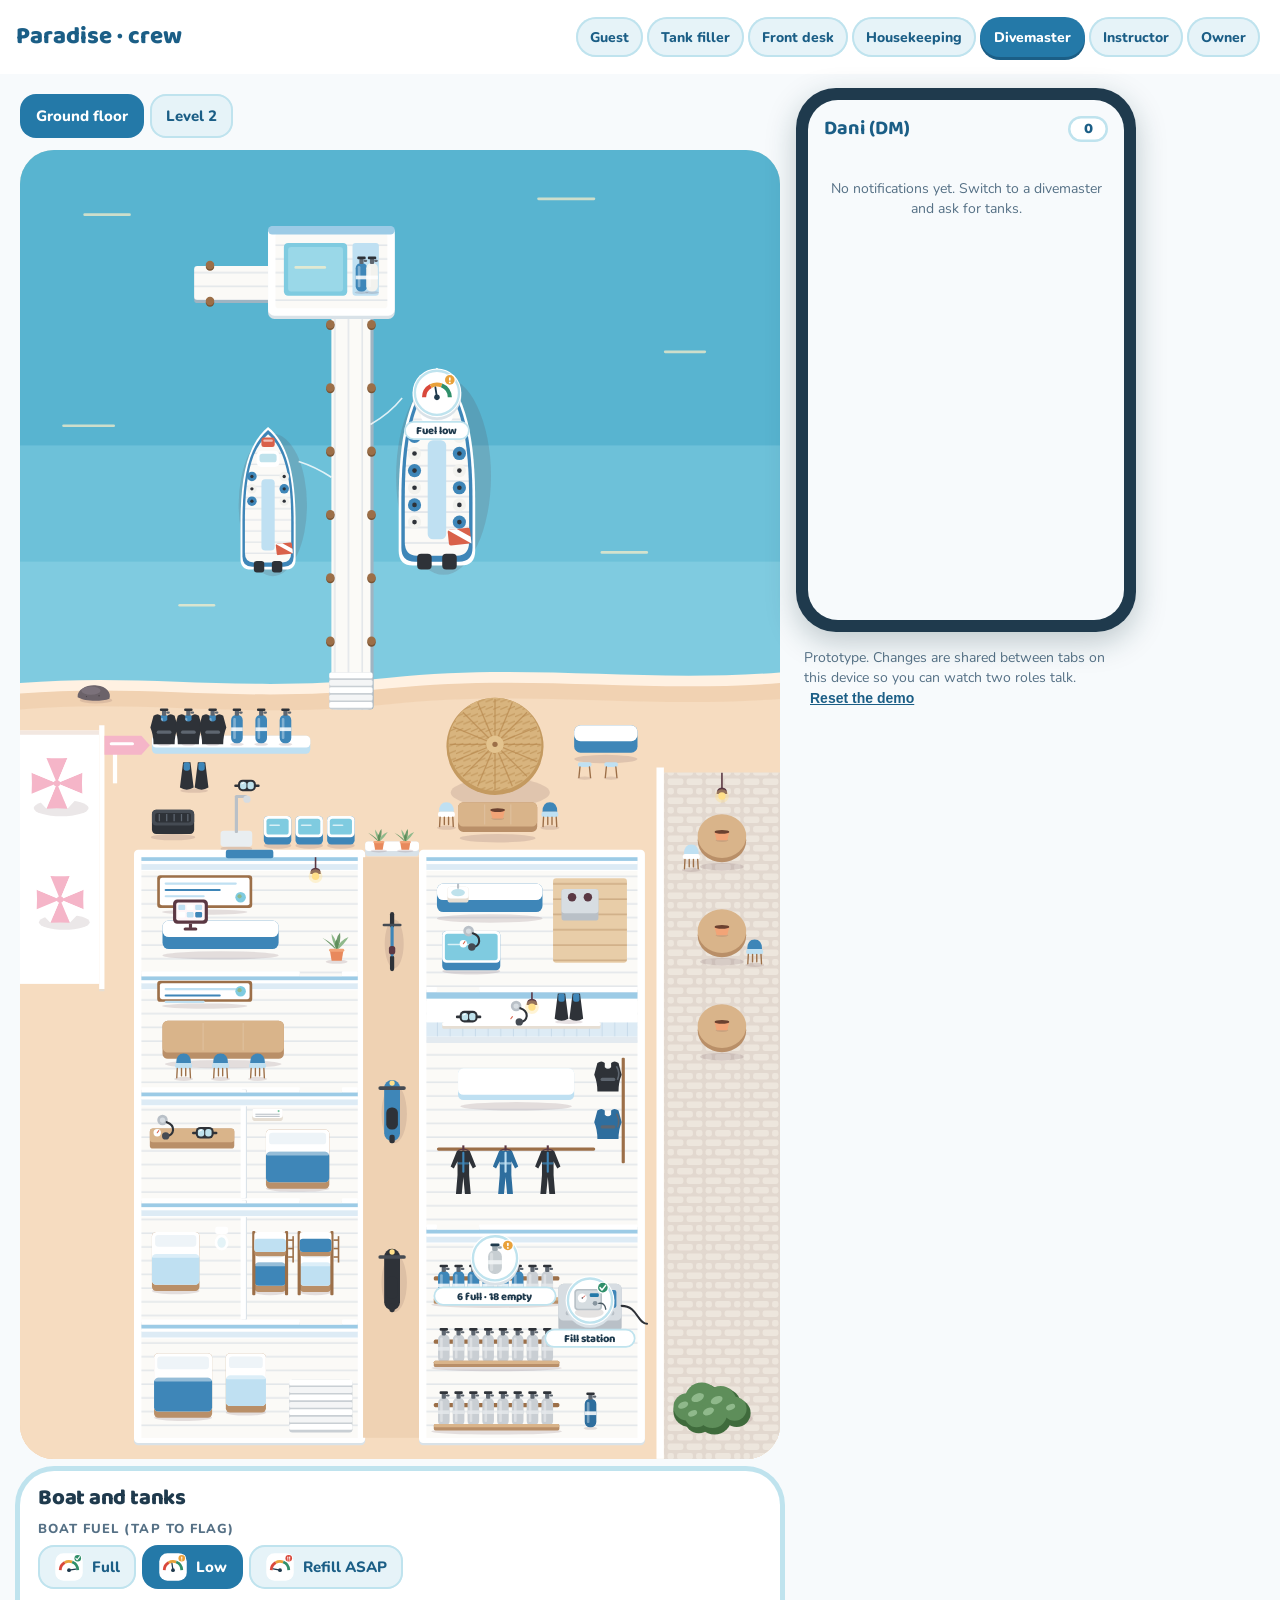
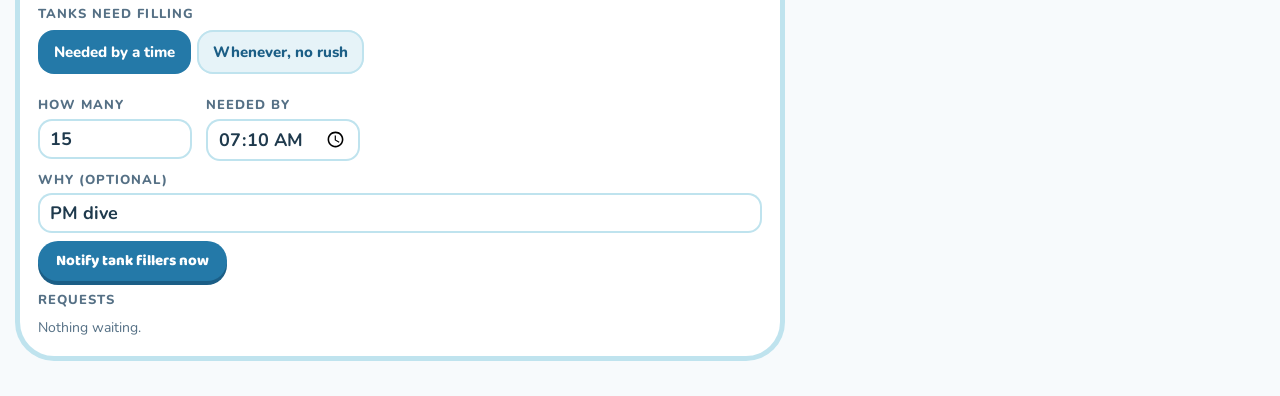
<file: places/paradise/ops.html>
<!doctype html>
<html lang="en" data-place="paradise">
<head>
<meta charset="utf-8">
<meta name="viewport" content="width=device-width, initial-scale=1">
<title>Paradise crew</title>
<link rel="stylesheet" href="../../art/tokens.css">
<style>
  body { margin: 0; font-size: 16px; line-height: 1.45; }
  .top { display: flex; flex-wrap: wrap; align-items: center; padding: 10px 16px; background: var(--card); }
  .brand { font-family: var(--u-display); font-weight: 800; font-size: 24px; color: var(--accent-deep); margin-right: auto; }
  .roles { display: flex; flex-wrap: wrap; margin: 4px 0; }
  .roles button { margin: 3px 4px 3px 0; border: 0; cursor: pointer; min-height: 40px; padding: 0 14px; border-radius: 999px; background: var(--wash); color: var(--accent-deep); box-shadow: inset 0 0 0 2px var(--soft); font: 800 14px var(--u-body); }
  .roles button.on { background: var(--accent); color: var(--accent-ink); box-shadow: 0 3px 0 var(--edge); }
  .layout { display: flex; flex-wrap: wrap; max-width: 1280px; margin: 0 auto; padding: 14px 12px 40px; }
  .mapcol { flex: 1 1 640px; min-width: 0; margin: 0 8px; }
  .side { flex: 0 0 340px; margin: 0 8px; }
  .u-scene { border-radius: var(--u-r-card); }
  .pin { cursor: pointer; outline: none; }
  .pin .halo { fill: none; stroke: #D9483B; stroke-width: 6; opacity: 0; }
  .pin.alert .halo { opacity: .8; animation: pulse 1.6s ease-out infinite; transform-box: fill-box; transform-origin: center; }
  .pin:focus-visible .halo { opacity: 1; stroke: #FFFFFF; }
  .pin text { font: 800 19px 'Baloo 2', sans-serif; fill: var(--ink); }
  @keyframes pulse { from { transform: scale(.9); opacity: .9; } to { transform: scale(1.5); opacity: 0; } }
  .rl { font-family: 'Baloo 2', sans-serif; font-weight: 800; fill: var(--ink); paint-order: stroke; stroke: #FFFFFF; stroke-width: 5px; stroke-linejoin: round; }
  .mapcol { max-width: 760px; }
  .panel { margin: 12px 0 0; }
  .panel h3 { font-size: 22px; margin: 0 0 8px; }
  .seg { display: flex; flex-wrap: wrap; margin: 6px 0; }
  .seg button { margin: 0 6px 6px 0; border: 0; cursor: pointer; min-height: 44px; padding: 0 16px; border-radius: 16px; background: var(--wash); color: var(--accent-deep); box-shadow: inset 0 0 0 2px var(--soft); font: 800 15px var(--u-body); display: flex; align-items: center; }
  .seg button svg { width: 30px; height: 30px; margin-right: 8px; }
  .seg button.on { background: var(--accent); color: var(--accent-ink); box-shadow: none; }
  label { display: block; font-weight: 800; font-size: 13px; letter-spacing: .08em; text-transform: uppercase; color: var(--ink2); margin: 10px 0 4px; }
  input[type=number], input[type=time], input[type=text] { font: 700 18px var(--u-body); padding: 8px 12px; border-radius: 14px; border: 0; box-shadow: inset 0 0 0 2px var(--soft); background: var(--card); color: var(--ink); width: 130px; }
  input[type=text] { width: 100%; box-sizing: border-box; }
  .req { border-radius: 24px; padding: 12px 14px; margin: 8px 0; background: var(--wash); box-shadow: inset 0 0 0 2px var(--soft); }
  .req.urgent { background: #FDE4E0; box-shadow: inset 0 0 0 3px #D9483B; }
  .req b { font-family: var(--u-display); font-size: 18px; }
  .sm { min-height: 40px; padding: 8px 18px; font-size: 15px; margin: 8px 8px 0 0; }
  .note { color: var(--ink2); font-size: 14px; margin: 8px 0 0; }
  /* the companion applet: a phone */
  .phone { background: var(--ink); border-radius: 40px; padding: 12px; box-shadow: 0 10px 30px rgba(20, 56, 62, .25); position: sticky; top: 10px; }
  .screen { background: var(--paper); border-radius: 30px; min-height: 520px; overflow: hidden; }
  .screen header { padding: 14px 16px 6px; display: flex; align-items: center; }
  .screen header b { font-family: var(--u-display); font-size: 20px; color: var(--accent-deep); flex: 1; }
  .nlist { padding: 0 10px 14px; }
  .n { display: flex; align-items: flex-start; background: var(--card); border-radius: 22px; padding: 8px 12px 8px 8px; margin: 8px 0; box-shadow: 0 0 0 3px var(--soft); }
  .n.urgent { box-shadow: 0 0 0 3px #D9483B; background: #FFF3F1; }
  .n.routine, .n.info { box-shadow: 0 0 0 2px var(--line); }
  .n svg { width: 46px; height: 46px; flex: none; margin-right: 8px; }
  .n b { display: block; font-family: var(--u-display); font-size: 16px; line-height: 1.15; }
  .n span { display: block; font-size: 14px; color: var(--ink2); }
  .n time { font-size: 12px; color: var(--ink2); font-weight: 800; }
  .day { margin: 0 10px 14px; }
  .day .row { display: flex; align-items: center; background: var(--card); border-radius: 20px; padding: 8px; margin: 8px 0; box-shadow: 0 0 0 2px var(--line); }
  .day .row svg { width: 40px; height: 40px; margin-right: 10px; }
  .tools { margin: 16px 8px 0; font-size: 14px; color: var(--ink2); }
  .tools button { border: 0; background: none; color: var(--accent-deep); font-weight: 800; text-decoration: underline; cursor: pointer; font-size: 14px; }
</style>
</head>
<body>
<div class="top"><span class="brand">Paradise &middot; crew</span><div class="roles" id="roles"></div></div>
<div class="layout">
  <div class="mapcol">
    <div class="seg" id="floors"></div>
    <svg class="u-scene" id="scene" viewBox="0 0 1440 2480" role="img" aria-label="Paradise from above: confined water, the action area, the boat and dock, the school and rooms, the courtyard, the palapa and restaurant, retail and the tank room, with status bubbles."></svg>
    <div class="u-card panel" id="panel"></div>
  </div>
  <div class="side">
    <div class="phone"><div class="screen"><header><b id="who">Applet</b><span class="u-badge" id="count">0</span></header><div id="applet"></div></div></div>
    <p class="tools">Prototype. Changes are shared between tabs on this device so you can watch two roles talk. <button id="reset">Reset the demo</button></p>
  </div>
</div>
<script src="../../art/palettes.js"></script>
<script src="../../art/kit.js"></script>
<script src="../../art/places.js"></script>
<script src="../../art/icons.js"></script>
<script src="../../art/josie.js"></script><script src="../../art/world.js"></script><script src="map.js"></script>
<script src="ops.js"></script>
</body>
</html>
</file>
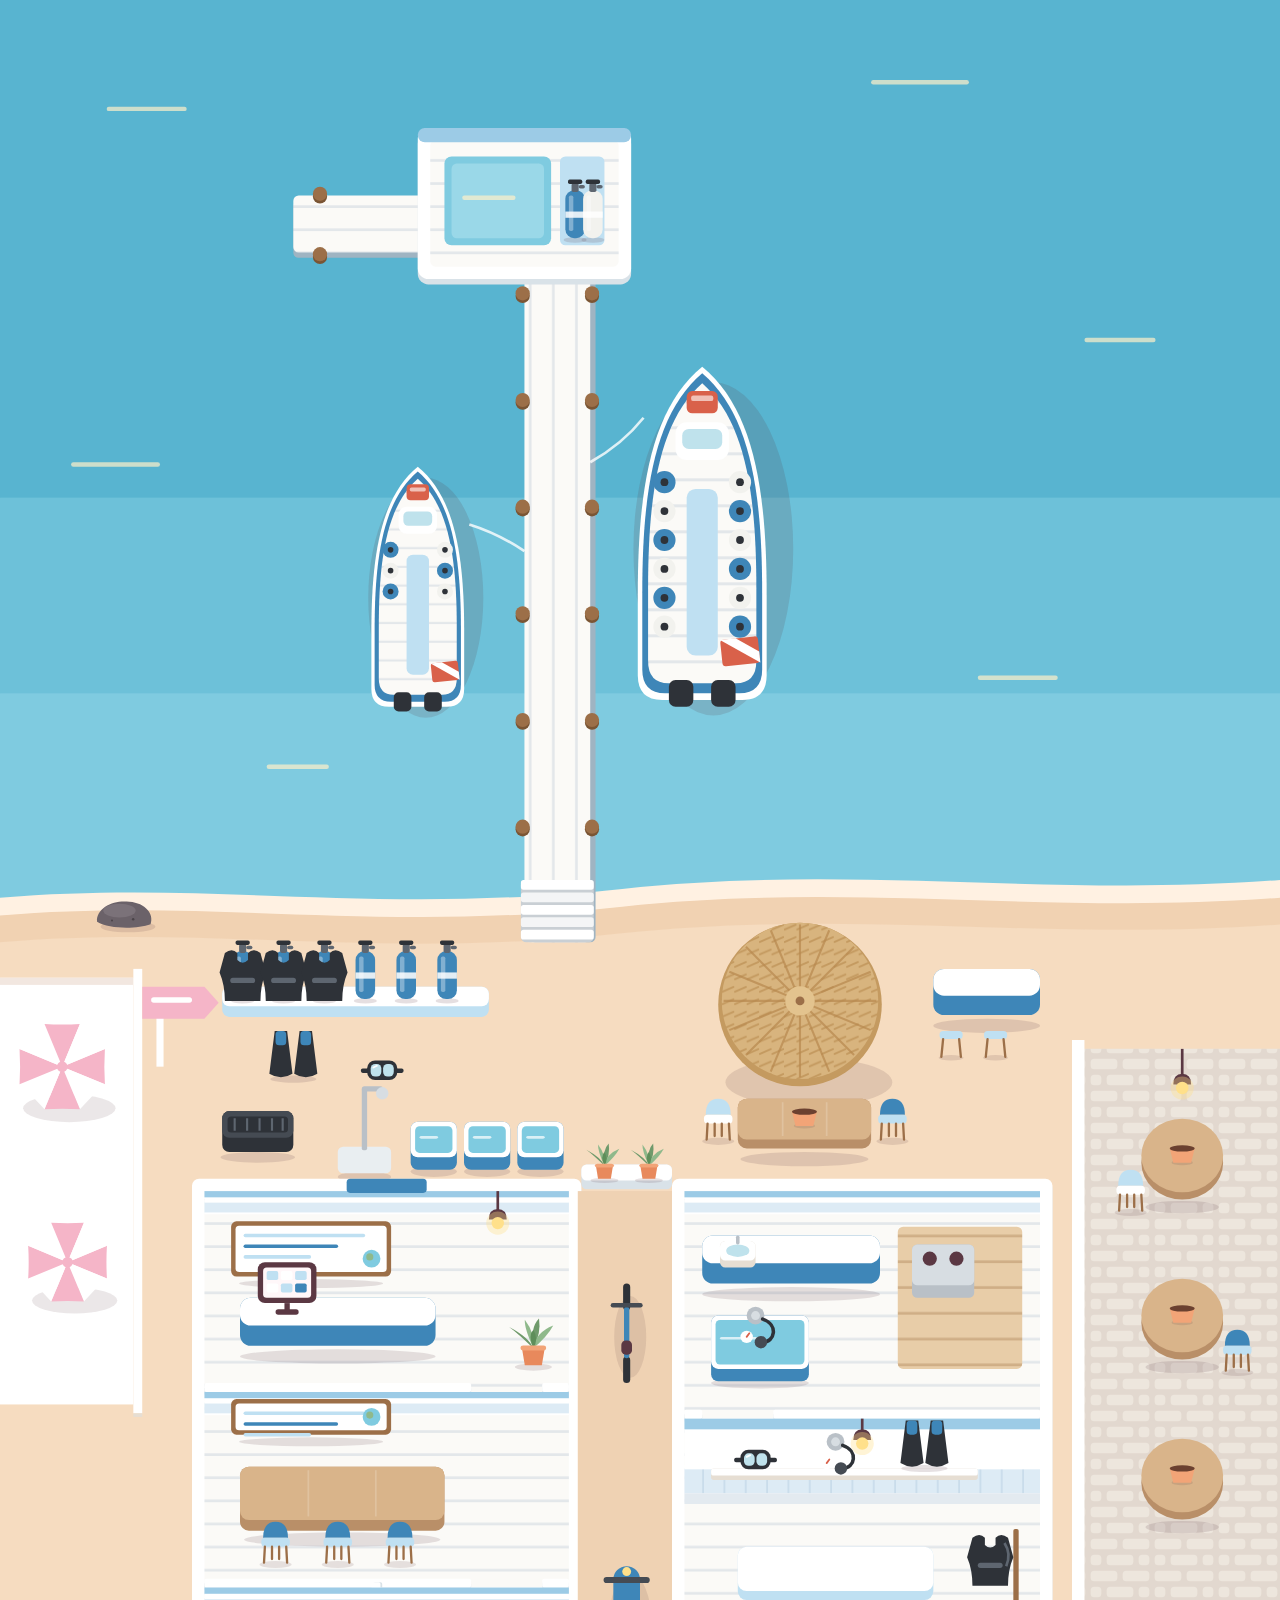
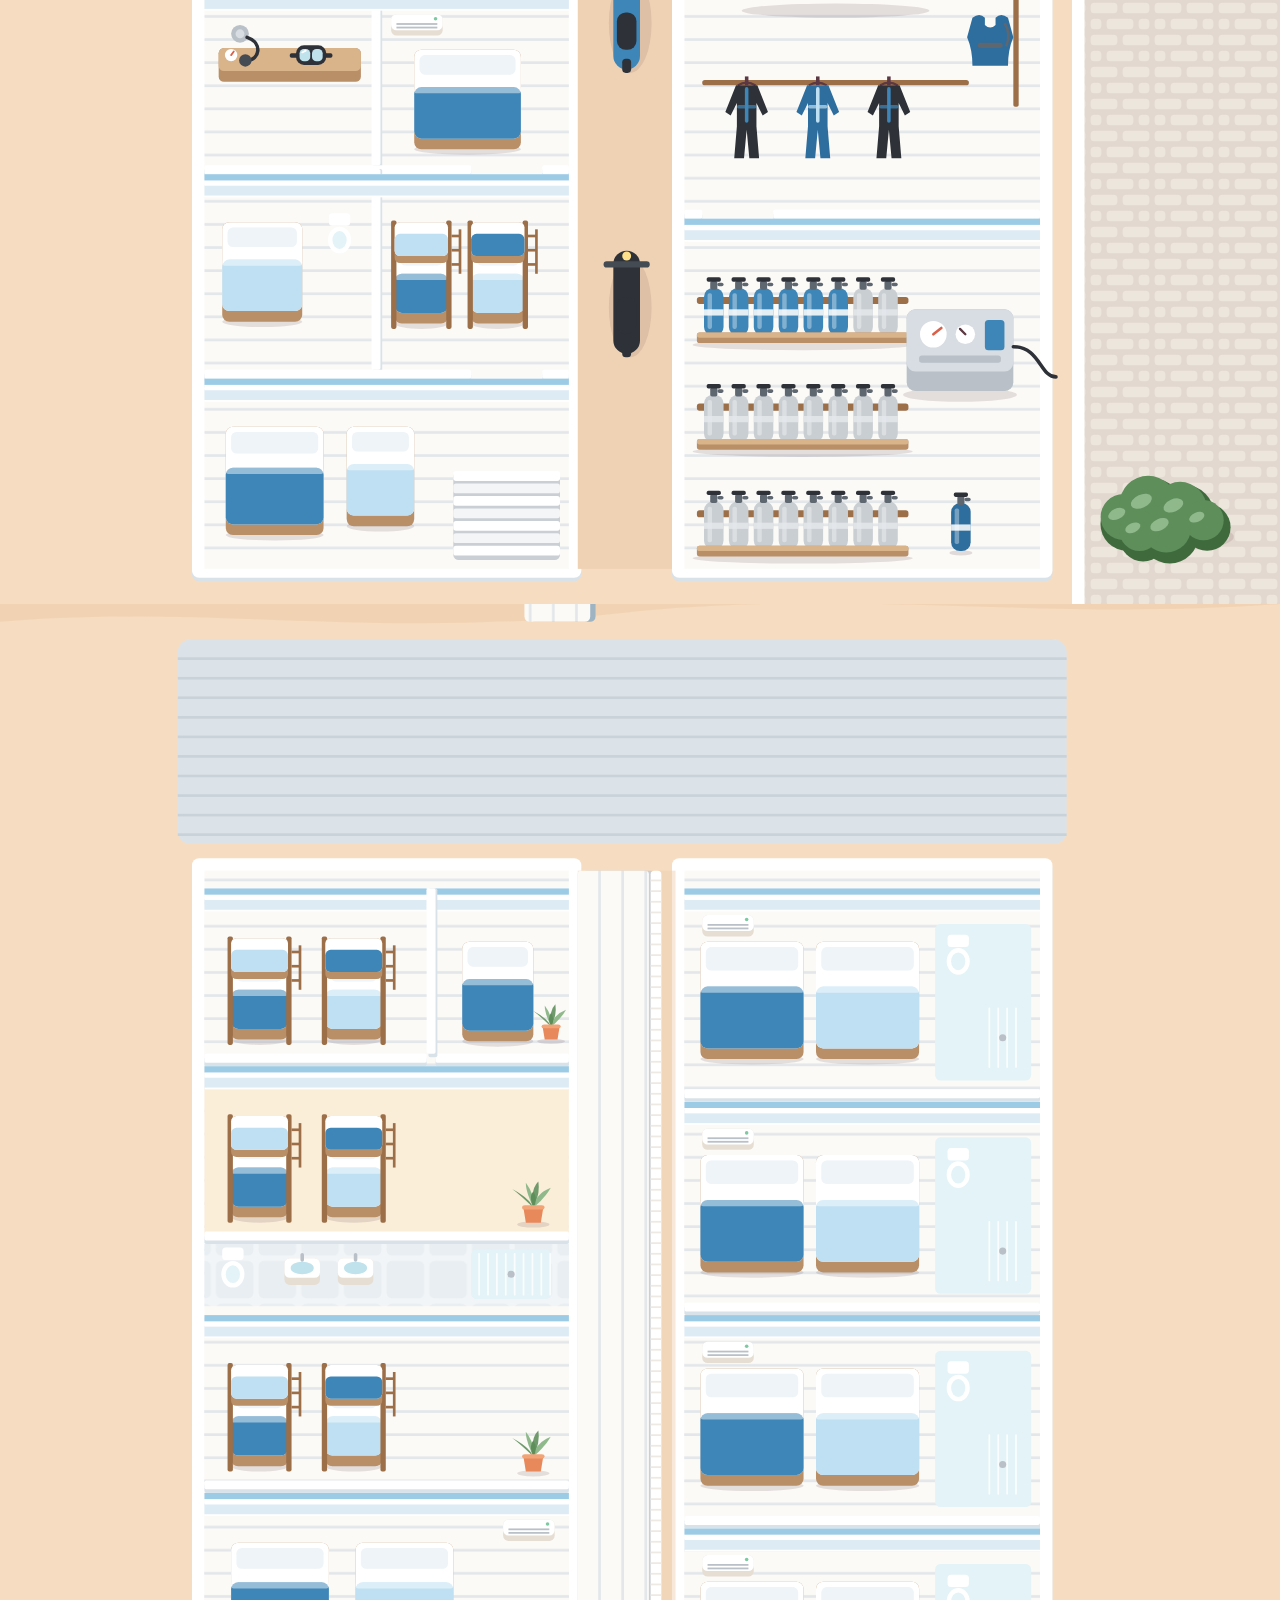
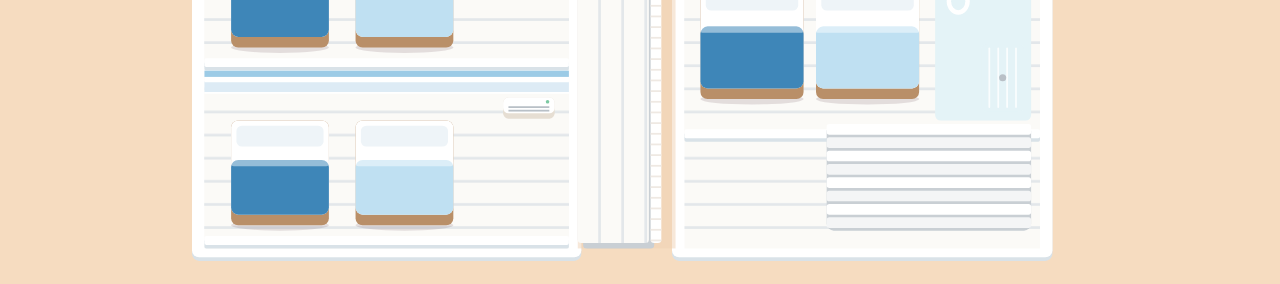
<file: places/paradise/preview.html>
<!doctype html><html><head><meta charset="utf-8"><title>Paradise preview</title><style>body{margin:0;background:#F6DCC0}svg{width:100%;display:block}</style></head><body>
<svg id="g" viewBox="0 0 1440 2480"></svg><svg id="u"></svg>
<script src="../../art/josie.js"></script><script src="../../art/world.js"></script><script src="map.js"></script>
<script>g.innerHTML=UART.paradise.ground();u.setAttribute('viewBox',UART.paradise.viewUp);u.innerHTML=UART.paradise.upstairs({rooms:{r9:'clean'}});</script></body></html>
</file>
<file: art/tokens.css>
/* GENERATED by tools/build-art.mjs from art/palettes.json. Do not edit by hand. */
@import url("https://fonts.googleapis.com/css2?family=Baloo+2:wght@600;800&family=DynaPuff:wght@600&family=Nunito:wght@600;700;800&display=swap");

:root {
  --w-sand: #F6DCC0;
  --w-sand-dk: #EBC9A6;
  --w-deck: #D9B48A;
  --w-deck-line: #C79F72;
  --w-wood: #B98B5E;
  --w-wood-dk: #8C6A3E;
  --w-floor: #F6D9D2;
  --w-floor-line: #EADFD5;
  --w-sea: #7FC6D6;
  --w-sea-2: #5FB0C4;
  --w-sea-deep: #3E9DB8;
  --w-foam: #FFFFFF;
  --w-reef: #8FD9CF;
  --w-reef-pale: #B9E7E3;
  --w-reef-dot: #5FBFB3;
  --w-leaf: #4E8A4A;
  --w-leaf-lt: #7FB36B;
  --w-leaf-pale: #8FB98B;
  --w-pot: #E08A5A;
  --w-pot-lt: #F0A67A;
  --w-rock: #6B6670;
  --w-rock-lt: #8A8590;
  --w-shadow: rgba(59,41,37,.13);
  --w-ok: #D9F0E8;
  --w-ok-ink: #2F6B58;
  --w-closed: #F9D6D6;
  --w-closed-ink: #8E2F3F;
  --u-display: 'Baloo 2', 'Nunito', sans-serif;
  --u-body: 'Nunito', -apple-system, 'Segoe UI', Roboto, sans-serif;
  --u-hand: 'DynaPuff', 'Baloo 2', sans-serif;
  --u-r-card: 34px; --u-r-pill: 999px; --u-ring: 5px;
}

/* Josie's Cafe: pink and cream, a sunny morning */
[data-place="josies-cafe"] {
  --ink: #5B3843;
  --ink2: #86606B;
  --paper: #FFF6F2;
  --card: #FFFFFF;
  --accent: #B55573;
  --accent-ink: #FFFFFF;
  --accent-deep: #B55573;
  --edge: #8E3F57;
  --soft: #F5B5C8;
  --wash: #FDEDF1;
  --pop: #EC5C97;
  --line: #EADFD5;
}
@media (prefers-color-scheme: dark) {
  :root:not([data-theme="light"]) [data-place="josies-cafe"], :root:not([data-theme="light"])[data-place="josies-cafe"] {
    --ink: #FCEAF0;
    --ink2: #D4AEBB;
    --paper: #2B1B21;
    --card: #3A262D;
    --accent: #F5B5C8;
    --accent-ink: #3B1B27;
    --accent-deep: #F5B5C8;
    --edge: #C98AA0;
    --soft: #6A3A4B;
    --wash: #34222A;
    --pop: #EC5C97;
    --line: #5A3D47;
  }
}
[data-theme="dark"] [data-place="josies-cafe"], [data-theme="dark"][data-place="josies-cafe"] {
  --ink: #FCEAF0;
  --ink2: #D4AEBB;
  --paper: #2B1B21;
  --card: #3A262D;
  --accent: #F5B5C8;
  --accent-ink: #3B1B27;
  --accent-deep: #F5B5C8;
  --edge: #C98AA0;
  --soft: #6A3A4B;
  --wash: #34222A;
  --pop: #EC5C97;
  --line: #5A3D47;
}

/* Tripwrights: blue and sea-glass, an outfitter's deck */
[data-place="tripwrights"] {
  --ink: #0F2A43;
  --ink2: #4F6A80;
  --paper: #E8F1F6;
  --card: #FFFFFF;
  --accent: #1F5F8B;
  --accent-ink: #FFFFFF;
  --accent-deep: #1F5F8B;
  --edge: #12405F;
  --soft: #A9CFE3;
  --wash: #D8E9F2;
  --pop: #C9953F;
  --line: #CFDCE5;
}
@media (prefers-color-scheme: dark) {
  :root:not([data-theme="light"]) [data-place="tripwrights"], :root:not([data-theme="light"])[data-place="tripwrights"] {
    --ink: #EAF2F7;
    --ink2: #9DB4C6;
    --paper: #0B1E31;
    --card: #14314B;
    --accent: #6FB0CF;
    --accent-ink: #08202F;
    --accent-deep: #6FB0CF;
    --edge: #3E7FA0;
    --soft: #2C5A7A;
    --wash: #102A41;
    --pop: #E0B35C;
    --line: #2A4A66;
  }
}
[data-theme="dark"] [data-place="tripwrights"], [data-theme="dark"][data-place="tripwrights"] {
  --ink: #EAF2F7;
  --ink2: #9DB4C6;
  --paper: #0B1E31;
  --card: #14314B;
  --accent: #6FB0CF;
  --accent-ink: #08202F;
  --accent-deep: #6FB0CF;
  --edge: #3E7FA0;
  --soft: #2C5A7A;
  --wash: #102A41;
  --pop: #E0B35C;
  --line: #2A4A66;
}

/* Paradise: white clapboard, teal-blue trim and railings, grey tin roofs, a thatched palapa, white sand behind a seawall, black dive gear; a PADI dive shop with a hostel (taken from the owner's photos) */
[data-place="paradise"] {
  --ink: #1F3A4D;
  --ink2: #557085;
  --paper: #F7FAFC;
  --card: #FFFFFF;
  --accent: #2479A8;
  --accent-ink: #FFFFFF;
  --accent-deep: #1B5E86;
  --edge: #1B5E86;
  --soft: #BFE3EE;
  --wash: #E6F3F8;
  --pop: #2E3238;
  --line: #E3E7EA;
}
@media (prefers-color-scheme: dark) {
  :root:not([data-theme="light"]) [data-place="paradise"], :root:not([data-theme="light"])[data-place="paradise"] {
    --ink: #EAF2F8;
    --ink2: #9DB4C6;
    --paper: #0E1E2A;
    --card: #16303F;
    --accent: #7FB8DE;
    --accent-ink: #0B2232;
    --accent-deep: #7FB8DE;
    --edge: #4F8FC0;
    --soft: #2C5A7A;
    --wash: #12293A;
    --pop: #C9D3DA;
    --line: #2A4A5E;
  }
}
[data-theme="dark"] [data-place="paradise"], [data-theme="dark"][data-place="paradise"] {
  --ink: #EAF2F8;
  --ink2: #9DB4C6;
  --paper: #0E1E2A;
  --card: #16303F;
  --accent: #7FB8DE;
  --accent-ink: #0B2232;
  --accent-deep: #7FB8DE;
  --edge: #4F8FC0;
  --soft: #2C5A7A;
  --wash: #12293A;
  --pop: #C9D3DA;
  --line: #2A4A5E;
}

/* Dive shop (template): the dive-shop game: lagoon teal, dive-flag red, white sand and black gear. The chrome for every dive shop; each shop then wears its own accent on its own things */
[data-place="dive-shop"] {
  --ink: #12313F;
  --ink2: #4D6B78;
  --paper: #F1F7F6;
  --card: #FFFFFF;
  --accent: #0F7C82;
  --accent-ink: #FFFFFF;
  --accent-deep: #0B6268;
  --edge: #0B5157;
  --soft: #A7DCD8;
  --wash: #DFF1EF;
  --pop: #E0473F;
  --line: #D2E4E2;
}
@media (prefers-color-scheme: dark) {
  :root:not([data-theme="light"]) [data-place="dive-shop"], :root:not([data-theme="light"])[data-place="dive-shop"] {
    --ink: #E4F3F1;
    --ink2: #9CBDBA;
    --paper: #0B1D20;
    --card: #12292D;
    --accent: #5CC3C0;
    --accent-ink: #062226;
    --accent-deep: #5CC3C0;
    --edge: #2E8E8F;
    --soft: #1F4C50;
    --wash: #0F2A2E;
    --pop: #F07A70;
    --line: #22403F;
  }
}
[data-theme="dark"] [data-place="dive-shop"], [data-theme="dark"][data-place="dive-shop"] {
  --ink: #E4F3F1;
  --ink2: #9CBDBA;
  --paper: #0B1D20;
  --card: #12292D;
  --accent: #5CC3C0;
  --accent-ink: #062226;
  --accent-deep: #5CC3C0;
  --edge: #2E8E8F;
  --soft: #1F4C50;
  --wash: #0F2A2E;
  --pop: #F07A70;
  --line: #22403F;
}

/* area Utila (a boat's own tint inside Tripwrights) */
[data-area="utila"] {
  --ink: #14383E;
  --accent: #F2B632;
  --accent-ink: #2B2000;
  --accent-deep: #8A5C00;
  --edge: #C98F10;
  --soft: #FBDE8F;
  --wash: #FFF1CC;
  --pop: #17909B;
}
/* area Roatán (a boat's own tint inside Tripwrights) */
[data-area="roatan"] {
  --ink: #4A2A25;
  --accent: #E9735C;
  --accent-ink: #FFFFFF;
  --accent-deep: #B8503B;
  --edge: #B8503B;
  --soft: #F5B8A8;
  --wash: #FDEAE4;
  --pop: #2C8FA0;
}
/* area Guanaja (a boat's own tint inside Tripwrights) */
[data-area="guanaja"] {
  --ink: #173A2E;
  --accent: #3E9B7A;
  --accent-ink: #FFFFFF;
  --accent-deep: #2C7058;
  --edge: #2C7058;
  --soft: #A9DBC6;
  --wash: #E3F4EC;
  --pop: #E9B44C;
}
/* area Koh Tao (a boat's own tint inside Tripwrights) */
[data-area="kohtao"] {
  --ink: #2E2347;
  --accent: #8A6BB8;
  --accent-ink: #FFFFFF;
  --accent-deep: #664A93;
  --edge: #664A93;
  --soft: #CDBDE6;
  --wash: #F0EAF8;
  --pop: #F2A641;
}

/* Shared UI pieces, all driven by the place tokens above. Put data-place="<id>" on <html> (or on any container to tint just that part).
   The shape language comes straight from Josie's: white cards with a soft ring instead of a border, pill buttons with a darker ledge
   underneath, big round Baloo numbers, tonal chips. No outlines, no gradients. */
[data-place] { color: var(--ink); background: var(--paper); font-family: var(--u-body); -webkit-text-size-adjust: 100%; }
[data-place] h1, [data-place] h2, [data-place] h3, .u-display { font-family: var(--u-display); font-weight: 800; line-height: 1.05; letter-spacing: -.01em; margin: 0; }
.u-hand { font-family: var(--u-hand); font-weight: 600; color: var(--pop); }
.u-muted { color: var(--ink2); }
.u-kicker { display: block; font-size: 13px; font-weight: 800; letter-spacing: .12em; text-transform: uppercase; color: var(--ink2); margin-bottom: 6px; }

/* a card: white, big radius, a soft ring in the place's own soft tone */
.u-card { background: var(--card); border-radius: var(--u-r-card); box-shadow: 0 0 0 var(--u-ring) var(--soft); padding: 16px 18px 18px; }
.u-card.flat { box-shadow: 0 0 0 2px var(--line); }
.u-lift { box-shadow: 0 0 0 var(--u-ring) var(--soft), 0 6px 16px rgba(20, 20, 30, .14); }

/* buttons: accent fill, a darker ledge underneath that squashes on press */
.u-btn { display: inline-block; border: 0; cursor: pointer; padding: 12px 26px; border-radius: var(--u-r-pill); background: var(--accent); color: var(--accent-ink);
  font-family: var(--u-display); font-weight: 800; font-size: 18px; line-height: 1.1; text-decoration: none; text-align: center; box-shadow: 0 4px 0 var(--edge); }
.u-btn:active { transform: translateY(3px); box-shadow: 0 1px 0 var(--edge); }
.u-btn.quiet { background: var(--wash); color: var(--accent-deep); box-shadow: inset 0 0 0 2px var(--soft); }
.u-btn[disabled] { opacity: .5; cursor: default; }

/* small round icon button (language, help) */
.u-round { width: 36px; height: 36px; border-radius: 18px; border: 0; cursor: pointer; background: var(--card); color: var(--accent-deep); box-shadow: inset 0 0 0 2.5px var(--soft); font-family: var(--u-display); font-weight: 800; font-size: 18px; }

/* open/closed pill: icon + word, never color alone */
.u-pill { display: inline-block; padding: 5px 12px; border-radius: 16px; background: var(--w-ok); color: var(--w-ok-ink); font-weight: 800; font-size: 13px; white-space: nowrap; }
.u-pill.closed { background: var(--w-closed); color: var(--w-closed-ink); }

/* chips: tonal, rounded, used for blocks, tags, kinds */
.u-chip { display: inline-block; padding: 4px 12px; border-radius: 14px; background: var(--wash); color: var(--accent-deep); box-shadow: inset 0 0 0 2px var(--soft); font-weight: 800; font-size: 13px; }
.u-chip.on { background: var(--accent); color: var(--accent-ink); box-shadow: none; }
.u-chip.off { opacity: .5; text-decoration: line-through; }

/* a price or number tag */
.u-tag { display: inline-block; padding: 4px 14px; border-radius: 14px; background: var(--wash); color: var(--accent-deep); font-family: var(--u-display); font-weight: 800; }

/* the hanging hours sign (a white rounded card that sits on the map) */
.u-sign { display: inline-block; padding: 12px 18px; border-radius: 28px; background: var(--card); text-align: center; box-shadow: 0 6px 18px rgba(20, 20, 30, .2); font-family: var(--u-display); }
.u-sign b { display: block; font-size: 26px; line-height: 1.1; color: var(--ink); white-space: nowrap; }
.u-sign small { display: block; font-size: 15px; color: var(--ink2); font-family: var(--u-body); font-weight: 700; }

/* the scene: any illustration sits on this. Rounded, no border, a ring only when it is a card. */
.u-scene { display: block; width: 100%; height: auto; border-radius: var(--u-r-card); background: var(--w-sand); }

/* little round map badge (a count or a state, like Josie's order numbers) */
.u-badge { display: inline-block; min-width: 26px; padding: 0 7px; line-height: 26px; border-radius: 13px; background: var(--card); color: var(--accent-deep); box-shadow: inset 0 0 0 2.5px var(--soft); text-align: center; font-family: var(--u-display); font-weight: 800; font-size: 15px; }

/* sheet that slides up over a plan or map (Tripwrights and any shop that wants one) */
.u-sheet { position: fixed; left: 50%; bottom: 0; width: 100%; max-width: 560px; max-height: 78vh; overflow: auto; background: var(--card); color: var(--ink);
  border-radius: 34px 34px 0 0; box-shadow: 0 0 0 var(--u-ring) var(--soft), 0 -10px 30px rgba(20, 20, 30, .22); padding: 20px 18px 28px; }

@media (prefers-reduced-motion: reduce) { * { animation: none !important; transition: none !important; } }
</file>
